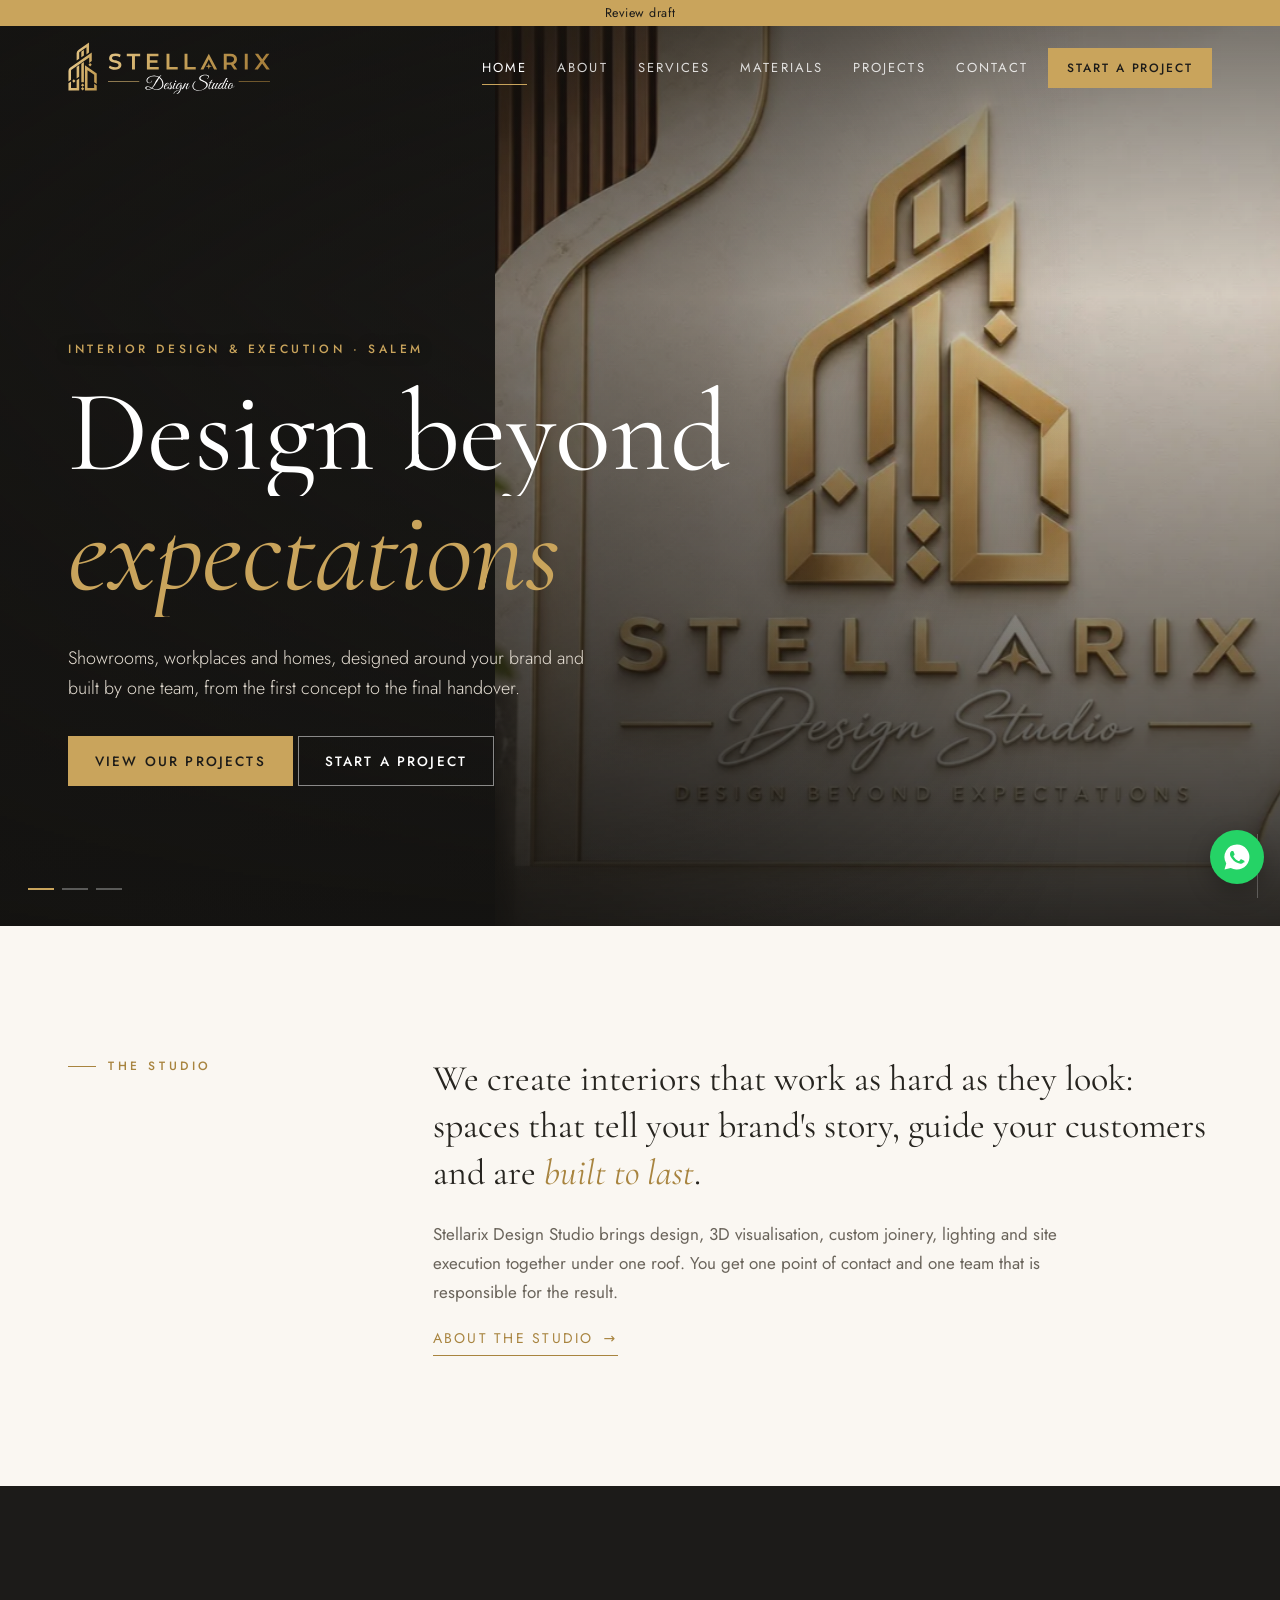
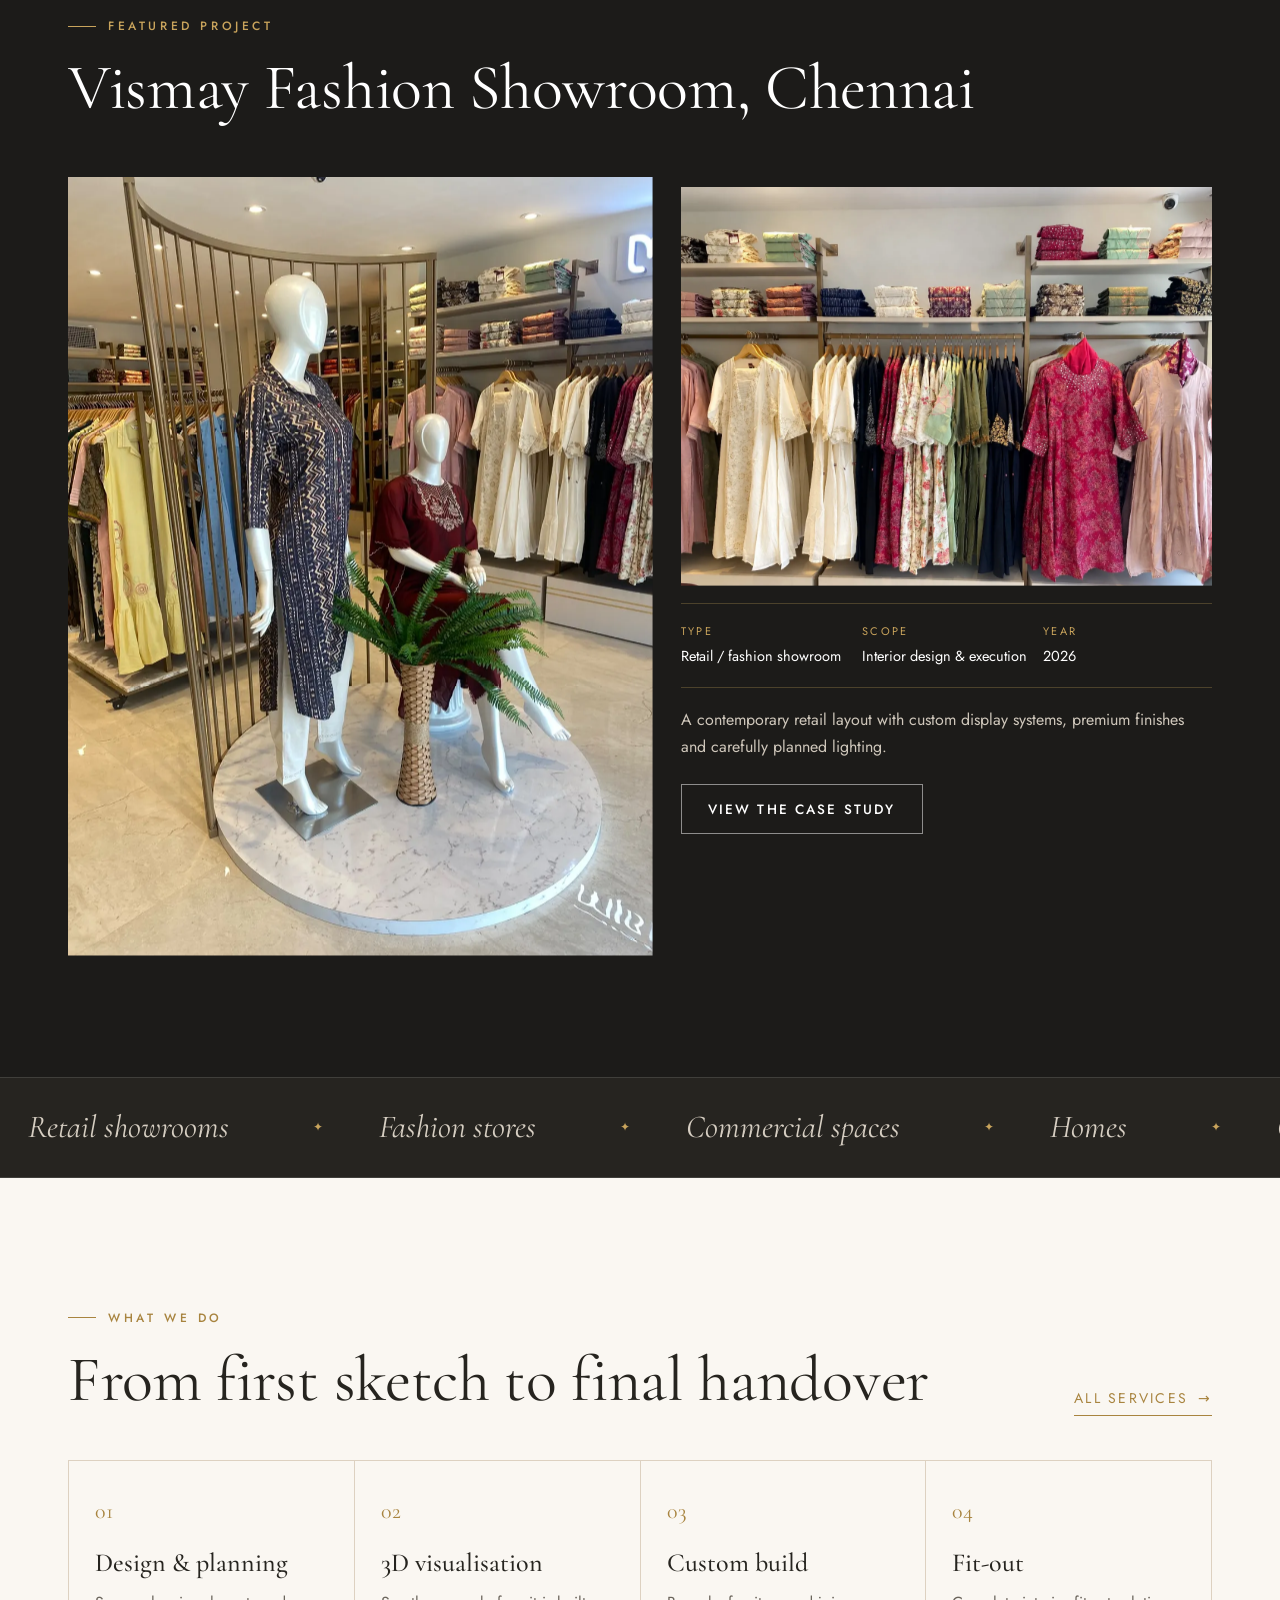
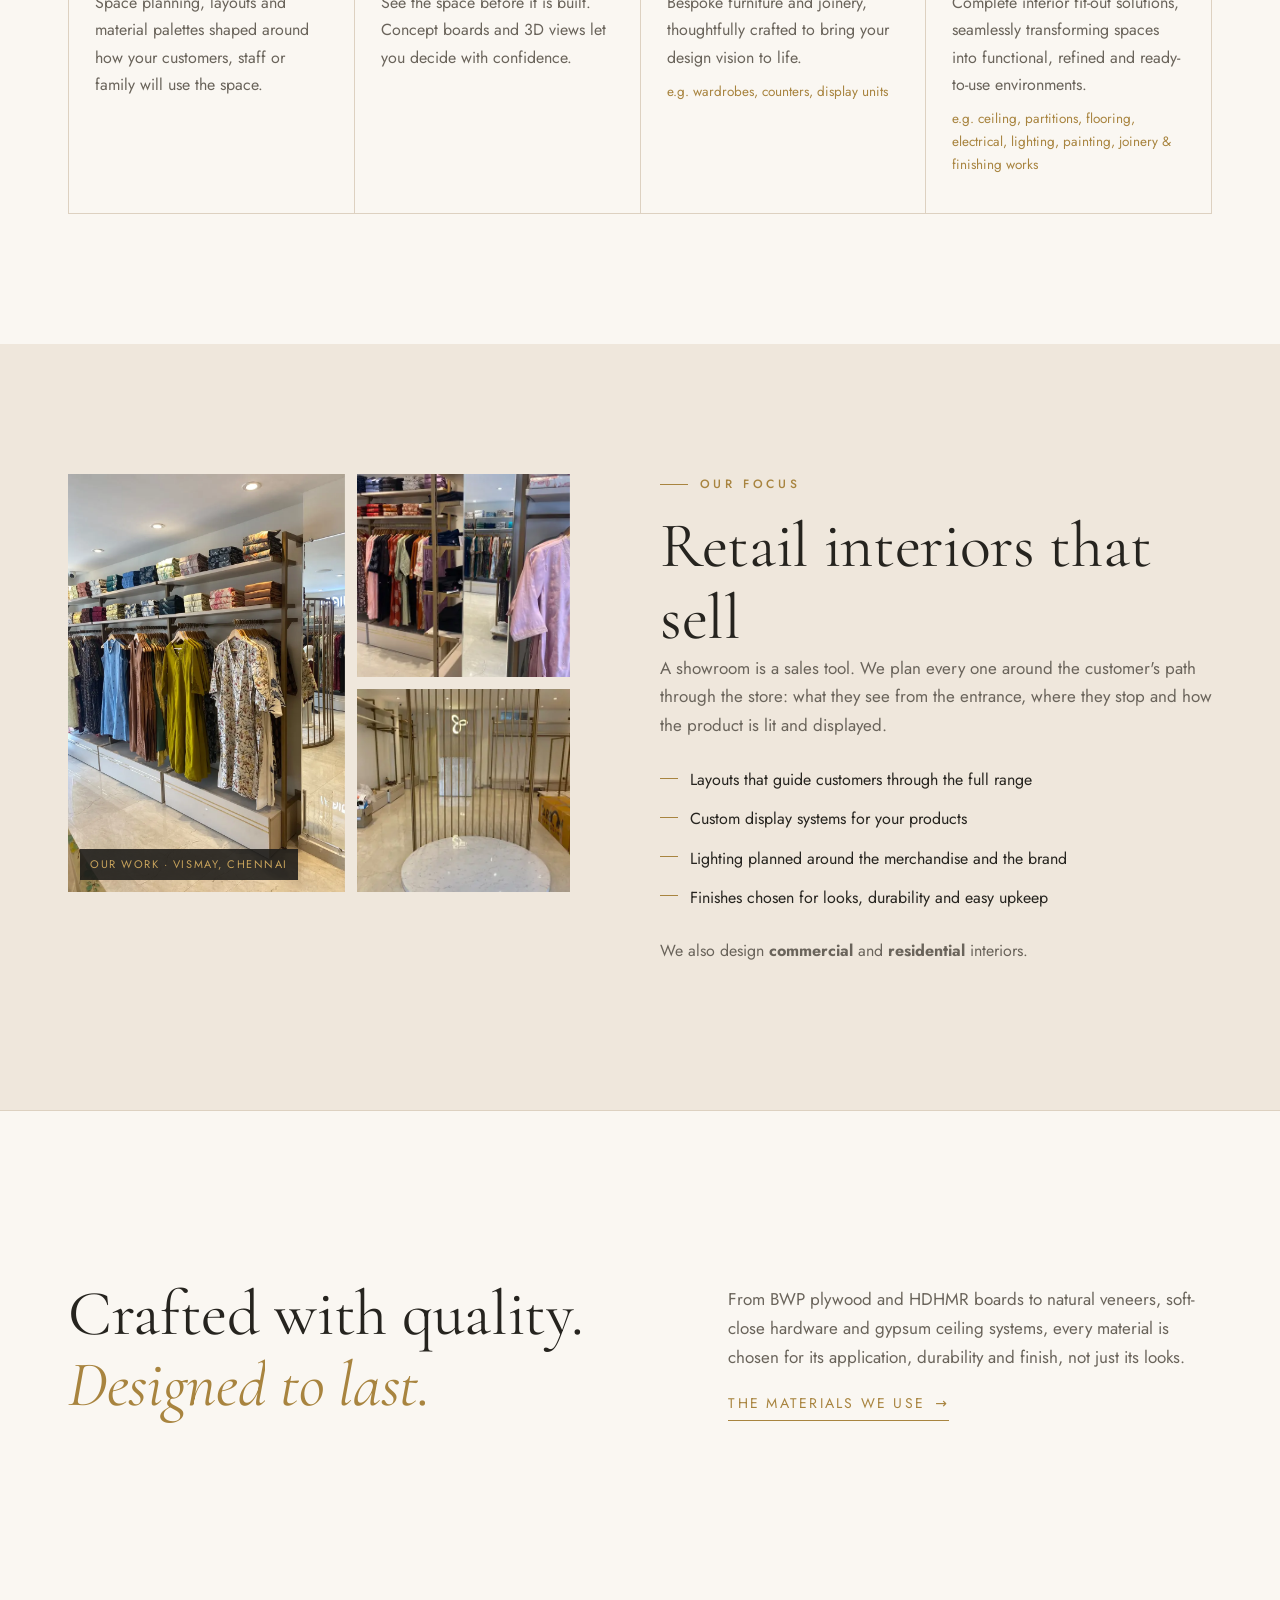
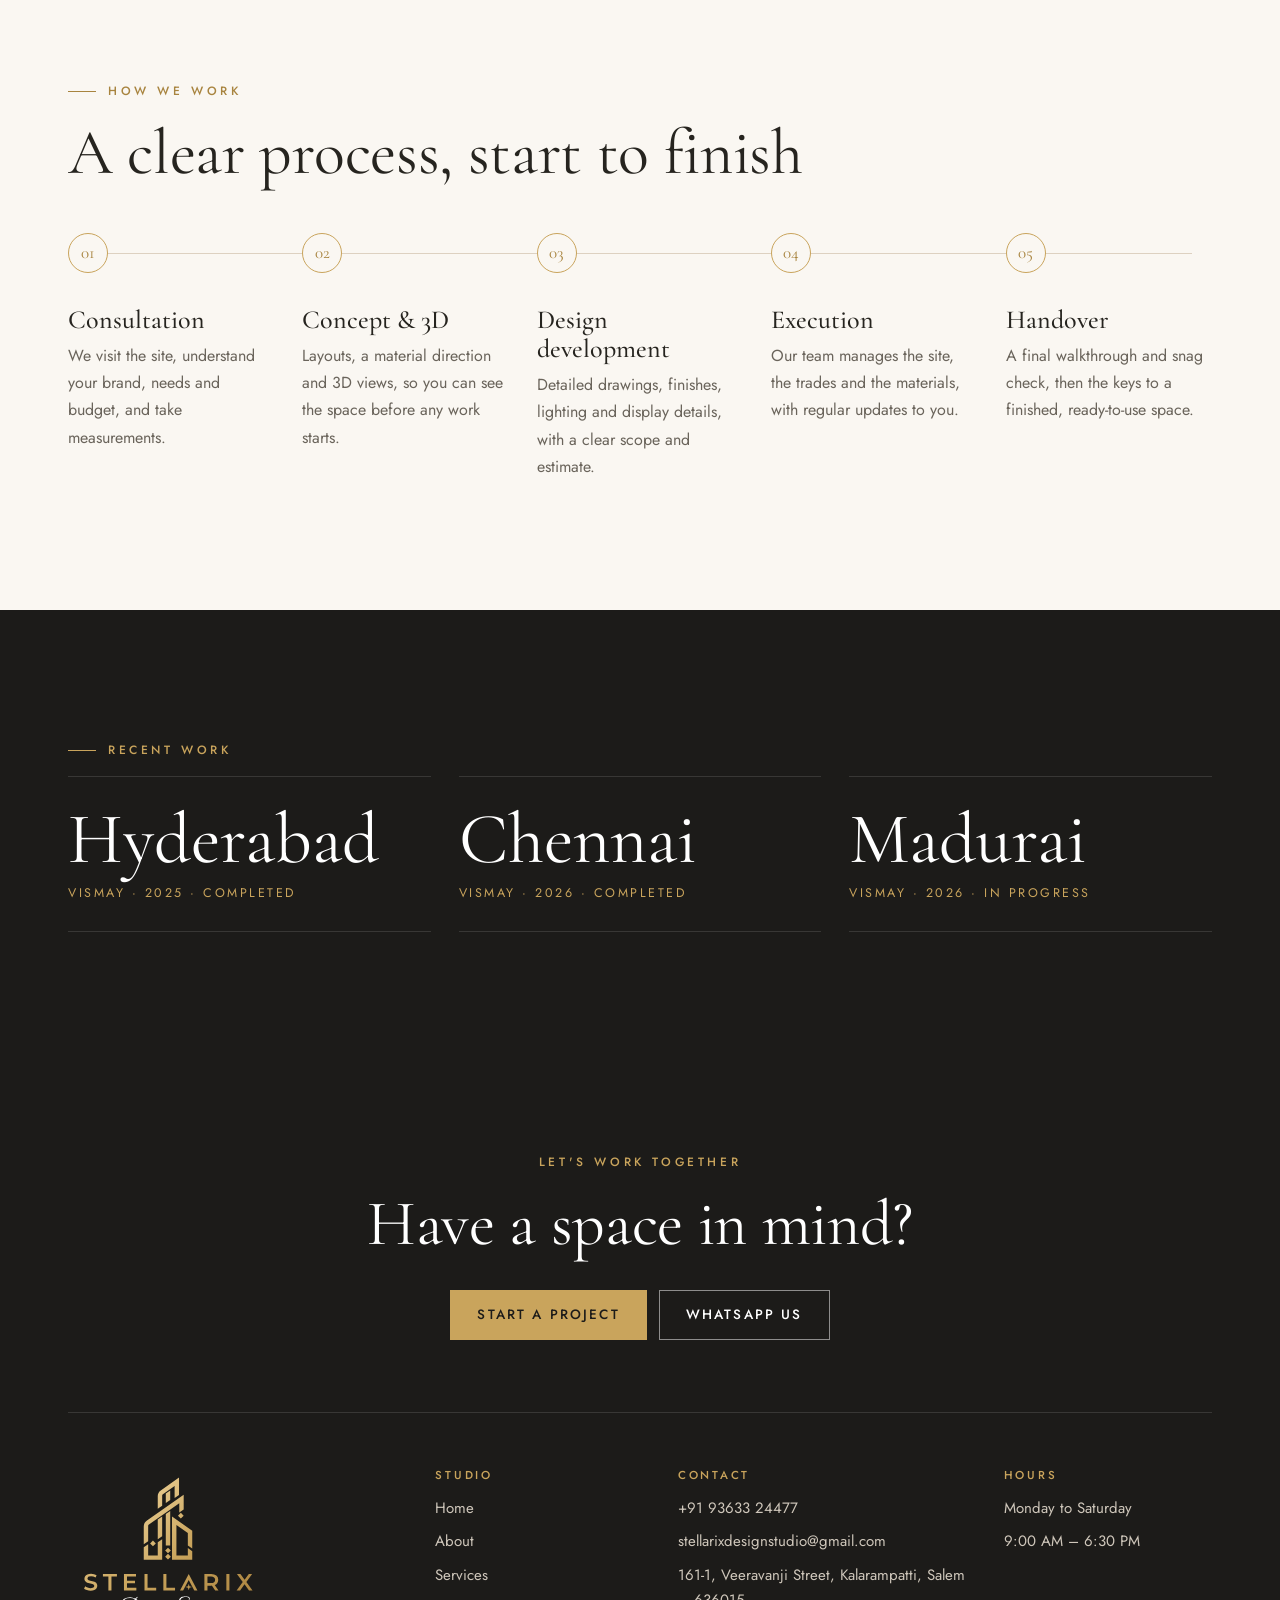
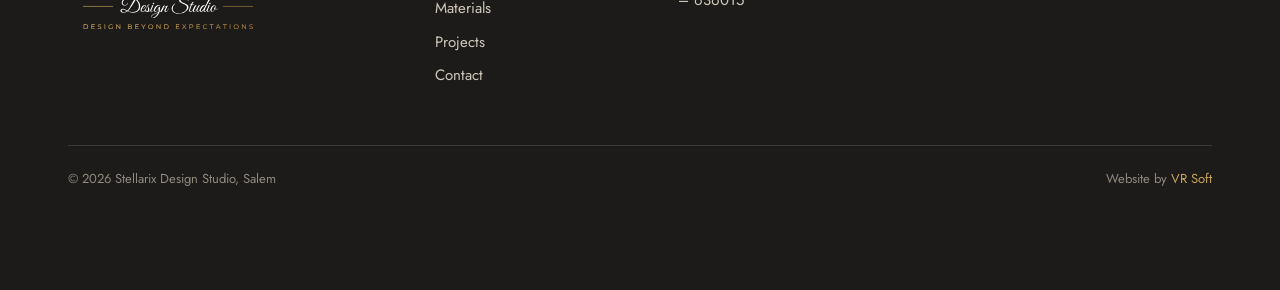
<file: index.html>
<!doctype html>
<html lang="en">
<head>
<meta charset="utf-8">
<meta name="viewport" content="width=device-width,initial-scale=1">
<title>Stellarix Design Studio | Showroom & Interior Design, Salem</title>
<meta name="description" content="Stellarix Design Studio, Salem: interior design and complete execution for retail showrooms, commercial spaces and homes, from concept and 3D visualisation to handover.">
<meta name="robots" content="noindex, nofollow">
<meta property="og:title" content="Stellarix Design Studio | Showroom & Interior Design, Salem">
<meta property="og:description" content="Stellarix Design Studio, Salem: interior design and complete execution for retail showrooms, commercial spaces and homes, from concept and 3D visualisation to handover.">
<meta property="og:image" content="assets/img/og.jpg">
<meta name="theme-color" content="#1c1b19">
<link rel="icon" type="image/svg+xml" href="assets/img/favicon.svg">
<link rel="icon" type="image/png" sizes="64x64" href="assets/img/favicon-64.png">
<link rel="apple-touch-icon" href="assets/img/apple-touch-icon.png">
<link rel="preconnect" href="https://fonts.googleapis.com">
<link rel="preconnect" href="https://fonts.gstatic.com" crossorigin>
<link rel="stylesheet" href="https://fonts.googleapis.com/css2?family=Jost:wght@300;400;500&family=Cormorant+Garamond:ital,wght@0,400;0,500;1,400;1,500&display=swap">
<link rel="stylesheet" href="assets/site.css?v=16">
<script type="application/ld+json">{"@context":"https://schema.org","@type":"HomeAndConstructionBusiness","name":"Stellarix Design Studio","slogan":"Design Beyond Expectations","telephone":"+91-9363324477","email":"stellarixdesignstudio@gmail.com","openingHours":"Mo-Sa 09:00-18:30","address":{"@type":"PostalAddress","streetAddress":"161-1, Veeravanji Street, Kalarampatti","addressLocality":"Salem","postalCode":"636015","addressRegion":"Tamil Nadu","addressCountry":"IN"},"founder":{"@type":"Person","name":"Chandrasekar Settu","jobTitle":"Founder & Design Director"}}</script>
<script>(function(d){d.classList.add('js');try{if(!sessionStorage.getItem('sx-intro')&&!matchMedia('(prefers-reduced-motion: reduce)').matches){d.classList.add('intro');sessionStorage.setItem('sx-intro','1')}}catch(e){}})(document.documentElement)</script>
</head>
<body class="pg-home has-hero">
<div class="loader" aria-hidden="true"><svg class="loader-mark" viewBox="10 6 386 648"><path pathLength="1" d="M124 252 L124 153.8 Q124 125.8 147.30 110.26 L288 11 L288 146.2 L254 170 L254 76.3 L163.82 139.62 Q158 143.5 158 150.5 L158 228.2 Z M186 133.9 L220 110.1 L220 184.8 L186 208.6 Z M16 528 L16 390.3 Q16 360.3 40.96 343.65 L324 144.7 L324 258.2 L290 282 L290 210 L55.82 374.12 Q50 378 50 385 L50 504.2 Z M124 336.2 L158 312.4 L158 464.9 L124 488.7 Z M186 292.8 L220 269 L220 538 L186 538 Z M234 312.8 L390 422 L390 561.2 L356 537.4 L356 439.7 L268 378.1 L268 614 L356 614 L356 557.4 L390 581.2 L390 648 L234 648 Z M16 551 L50 527.2 L50 614 L124 614 L124 511.7 L158 487.9 L158 648 L16 648 Z M302 284 L324 306 L302 328 L280 306 Z M87 499 L109 521 L87 543 L65 521 Z M203 554 L225 576 L203 598 L181 576 Z M203 602 L225 624 L203 646 L181 624 Z"/></svg><span class="loader-name">STELLARIX</span></div>
<div class="progress" aria-hidden="true"></div>
<a class="skip" href="#main">Skip to content</a>
<div class="draft">Review draft</div>
<header class="hdr">
  <div class="wrap hdr-in">
    <a class="brand" href="index.html" aria-label="Stellarix Design Studio, home"><img class="logo-h" src="assets/img/logo-horizontal.svg" width="828" height="212" alt="Stellarix Design Studio"></a>
    <nav class="nav" aria-label="Main"><a href="index.html" aria-current="page">Home</a><a href="about.html">About</a><a href="services.html">Services</a><a href="materials.html">Materials</a><a href="projects.html">Projects</a><a href="contact.html">Contact</a></nav>
    <a class="btn btn-gold btn-sm hdr-cta" href="contact.html">Start a project</a>
    <button class="burger" type="button" aria-label="Open menu" aria-expanded="false" aria-controls="menu"><span></span><span></span></button>
  </div>
</header>
<div class="menu" id="menu" hidden>
  <nav aria-label="Mobile"><a href="index.html" aria-current="page">Home</a><a href="about.html">About</a><a href="services.html">Services</a><a href="materials.html">Materials</a><a href="projects.html">Projects</a><a href="contact.html">Contact</a></nav>
  <div class="menu-foot"><a href="tel:+919363324477">+91 93633 24477</a><a href="https://wa.me/919363324477">WhatsApp us</a></div>
</div>
<main id="main">
<section class="hero" aria-label="Introduction">
  <div class="hero-slides" aria-hidden="true">
    <div class="slide slide-logo is-on"><img src="assets/img/logo-sign-1254.webp" srcset="assets/img/logo-sign-800.webp 800w, assets/img/logo-sign-1254.webp 1254w" sizes="(min-width:960px) 60vw, 100vw" alt="" fetchpriority="high"></div>
    <div class="slide"><img src="assets/img/projects/chennai-1.webp" alt="" loading="lazy"></div>
    <div class="slide"><img src="assets/img/projects/chennai-2.webp" alt="" loading="lazy"></div>
  </div>
  <div class="hero-shade" aria-hidden="true"></div>
  <div class="wrap hero-in">
    <p class="eyebrow rise" style="--d:.1s">Interior design &amp; execution · Salem</p>
    <h1 class="display hero-title">
      <span class="line"><span class="rise" style="--d:.25s">Design beyond</span></span>
      <span class="line"><span class="rise" style="--d:.4s"><em>expectations</em></span></span>
    </h1>
    <p class="hero-lead rise" style="--d:.6s">Showrooms, workplaces and homes, designed around your brand and built by one team, from the first concept to the final handover.</p>
    <div class="btns rise" style="--d:.75s">
      <a class="btn btn-gold" href="projects.html">View our projects</a>
      <a class="btn btn-line" href="contact.html">Start a project</a>
    </div>
  </div>
  <div class="hero-dots" aria-hidden="true"><span class="is-on"></span><span></span><span></span></div>
  <a class="scroll-cue" href="#intro" aria-label="Scroll to the next section"><span></span></a>
</section>

<section class="sec intro" id="intro">
  <div class="wrap intro-grid">
    <p class="eyebrow reveal">The studio</p>
    <div>
      <p class="statement reveal">We create interiors that work as hard as they look: spaces that tell your brand's story, guide your customers and are <em>built to last</em>.</p>
      <p class="lead-muted reveal">Stellarix Design Studio brings design, 3D visualisation, custom joinery, lighting and site execution together under one roof. You get one point of contact and one team that is responsible for the result.</p>
      <a class="link-arrow reveal" href="about.html">About the studio <span aria-hidden="true">→</span></a>
    </div>
  </div>
</section>

<section class="sec sec-dark featured">
  <div class="wrap">
    <div class="sec-head">
      <p class="eyebrow reveal">Featured project</p>
      <h2 class="display reveal">Vismay Fashion Showroom, Chennai</h2>
    </div>
    <div class="feat-grid">
      <a class="feat-main img-reveal" href="projects/vismay-chennai.html">
        <img src="assets/img/projects/chennai-1.webp" width="1050" height="1400" loading="lazy" alt="Mannequins on a round marble plinth framed by a curved brass-finish screen, Vismay Chennai">
      </a>
      <div class="feat-side">
        <div class="img-reveal" style="--d:.15s"><img src="assets/img/projects/chennai-2.webp" width="1400" height="1050" loading="lazy" alt="Feature wall with folded stock on shelves above and garment rails below"></div>
        <div class="feat-text reveal">
          <dl class="facts">
            <div><dt>Type</dt><dd>Retail / fashion showroom</dd></div>
            <div><dt>Scope</dt><dd>Interior design &amp; execution</dd></div>
            <div><dt>Year</dt><dd>2026</dd></div>
          </dl>
          <p>A contemporary retail layout with custom display systems, premium finishes and carefully planned lighting.</p>
          <a class="btn btn-line" href="projects/vismay-chennai.html">View the case study</a>
        </div>
      </div>
    </div>
  </div>
</section>

<div class="marquee" aria-hidden="true"><div class="marquee-track">
  <span>Retail showrooms</span><span>Fashion stores</span><span>Commercial spaces</span><span>Homes</span><span>Custom display units</span><span>Lighting</span><span>3D visualisation</span>
  <span>Retail showrooms</span><span>Fashion stores</span><span>Commercial spaces</span><span>Homes</span><span>Custom display units</span><span>Lighting</span><span>3D visualisation</span>
</div></div>

<section class="sec">
  <div class="wrap">
    <div class="sec-head split-head">
      <div><p class="eyebrow reveal">What we do</p><h2 class="display reveal">From first sketch to final handover</h2></div>
      <a class="link-arrow reveal" href="services.html">All services <span aria-hidden="true">→</span></a>
    </div>
    <div class="pillars">
      <article class="pillar reveal"><span class="num">01</span><h3>Design &amp; planning</h3><p>Space planning, layouts and material palettes shaped around how your customers, staff or family will use the space.</p></article>
      <article class="pillar reveal" style="--d:.1s"><span class="num">02</span><h3>3D visualisation</h3><p>See the space before it is built. Concept boards and 3D views let you decide with confidence.</p></article>
      <article class="pillar reveal" style="--d:.2s"><span class="num">03</span><h3>Custom build</h3><p>Bespoke furniture and joinery, thoughtfully crafted to bring your design vision to life.</p><p class="pillar-eg">e.g. wardrobes, counters, display units</p></article>
      <article class="pillar reveal" style="--d:.3s"><span class="num">04</span><h3>Fit-out</h3><p>Complete interior fit-out solutions, seamlessly transforming spaces into functional, refined and ready-to-use environments.</p><p class="pillar-eg">e.g. ceiling, partitions, flooring, electrical, lighting, painting, joinery &amp; finishing works</p></article>
    </div>
  </div>
</section>

<section class="sec sec-sand">
  <div class="wrap expertise">
    <div class="exp-collage">
      <div class="c-main img-reveal"><img src="assets/img/projects/chennai-3.webp" width="1050" height="1400" loading="lazy" alt="Vismay Chennai: wall shelving and hanging rails under recessed lights"></div>
      <div class="c-a img-reveal" style="--d:.15s"><img src="assets/img/projects/chennai-5-sm.webp" width="480" height="640" loading="lazy" alt="Vismay Chennai: garment rails, open shelving and a full-height mirror"></div>
      <div class="c-b img-reveal" style="--d:.3s"><img src="assets/img/projects/chennai-4-sm.webp" width="480" height="640" loading="lazy" alt="Vismay Chennai: curved brass-finish screen and marble plinth"></div>
      <span class="c-tag">Our work · Vismay, Chennai</span>
    </div>
    <div>
      <p class="eyebrow reveal">Our focus</p>
      <h2 class="display reveal">Retail interiors that sell</h2>
      <p class="lead-muted reveal">A showroom is a sales tool. We plan every one around the customer's path through the store: what they see from the entrance, where they stop and how the product is lit and displayed.</p>
      <ul class="ticks reveal">
        <li>Layouts that guide customers through the full range</li>
        <li>Custom display systems for your products</li>
        <li>Lighting planned around the merchandise and the brand</li>
        <li>Finishes chosen for looks, durability and easy upkeep</li>
      </ul>
      <p class="also reveal">We also design <b>commercial</b> and <b>residential</b> interiors.</p>
    </div>
  </div>
</section>

<section class="sec mat-teaser">
  <div class="wrap mat-teaser-in">
    <div>
      <p class="eyebrow reveal">Materials &amp; craftsmanship</p>
      <h2 class="display reveal">Crafted with quality. <em>Designed to last.</em></h2>
    </div>
    <div>
      <p class="lead-muted reveal">From BWP plywood and HDHMR boards to natural veneers, soft-close hardware and gypsum ceiling systems, every material is chosen for its application, durability and finish, not just its looks.</p>
      <a class="link-arrow reveal" href="materials.html">The materials we use <span aria-hidden="true">→</span></a>
    </div>
  </div>
</section>

<section class="sec process-sec">
  <div class="wrap">
    <div class="sec-head"><p class="eyebrow reveal">How we work</p><h2 class="display reveal">A clear process, start to finish</h2></div>
    <ol class="process" data-progress>
      <li class="reveal"><span class="step-n">01</span><h3>Consultation</h3><p>We visit the site, understand your brand, needs and budget, and take measurements.</p></li>
      <li class="reveal"><span class="step-n">02</span><h3>Concept &amp; 3D</h3><p>Layouts, a material direction and 3D views, so you can see the space before any work starts.</p></li>
      <li class="reveal"><span class="step-n">03</span><h3>Design development</h3><p>Detailed drawings, finishes, lighting and display details, with a clear scope and estimate.</p></li>
      <li class="reveal"><span class="step-n">04</span><h3>Execution</h3><p>Our team manages the site, the trades and the materials, with regular updates to you.</p></li>
      <li class="reveal"><span class="step-n">05</span><h3>Handover</h3><p>A final walkthrough and snag check, then the keys to a finished, ready-to-use space.</p></li>
    </ol>
  </div>
</section>

<section class="sec sec-dark cities">
  <div class="wrap">
    <p class="eyebrow reveal">Recent work</p>
    <div class="city-row">
      <a class="city reveal" href="projects.html#hyderabad"><span class="city-name">Hyderabad</span><span class="city-meta">Vismay · 2025 · Completed</span></a>
      <a class="city reveal" style="--d:.1s" href="projects/vismay-chennai.html"><span class="city-name">Chennai</span><span class="city-meta">Vismay · 2026 · Completed</span></a>
      <a class="city reveal" style="--d:.2s" href="projects.html#madurai"><span class="city-name">Madurai</span><span class="city-meta">Vismay · 2026 · In progress</span></a>
    </div>
  </div>
</section>

</main>
<footer class="ftr">
  <div class="wrap">
    <div class="ftr-cta reveal">
      <p class="eyebrow">Let's work together</p>
      <h2 class="display">Have a space in mind?</h2>
      <div class="btns"><a class="btn btn-gold" href="contact.html">Start a project</a><a class="btn btn-line" href="https://wa.me/919363324477">WhatsApp us</a></div>
    </div>
    <div class="ftr-grid">
      <div><img class="logo-stacked" src="assets/img/logo-stacked.svg" width="1000" height="854" alt="Stellarix Design Studio: Design Beyond Expectations"></div>
      <div><h3>Studio</h3><ul><li><a href="index.html">Home</a></li><li><a href="about.html">About</a></li><li><a href="services.html">Services</a></li><li><a href="materials.html">Materials</a></li><li><a href="projects.html">Projects</a></li><li><a href="contact.html">Contact</a></li></ul></div>
      <div><h3>Contact</h3><ul><li><a href="tel:+919363324477">+91 93633 24477</a></li><li><a href="mailto:stellarixdesignstudio@gmail.com">stellarixdesignstudio@gmail.com</a></li><li>161-1, Veeravanji Street, Kalarampatti, Salem – 636015</li></ul></div>
      <div><h3>Hours</h3><ul><li>Monday to Saturday</li><li>9:00 AM – 6:30 PM</li></ul></div>
    </div>
    <div class="ftr-base"><span>© <span data-year>2026</span> Stellarix Design Studio, Salem</span><span>Website by <a href="https://vrsoft.in">VR Soft</a></span></div>
  </div>
</footer>
<a class="fab" href="https://wa.me/919363324477" aria-label="Chat on WhatsApp"><svg viewBox="0 0 24 24" aria-hidden="true"><path d="M12 2a10 10 0 0 0-8.6 15.1L2 22l5-1.3A10 10 0 1 0 12 2zm5.3 14.1c-.2.6-1.3 1.2-1.8 1.2-.5.1-1 .2-3.3-.7-2.8-1.1-4.5-3.9-4.7-4.1-.1-.2-1.1-1.5-1.1-2.8s.7-2 1-2.3c.2-.3.5-.3.7-.3h.5c.2 0 .4 0 .6.5l.8 2c.1.2.1.4 0 .5l-.3.5-.4.4c-.1.1-.3.3-.1.6.2.3.8 1.3 1.7 2.1 1.2 1 2.1 1.3 2.4 1.5.3.1.5.1.6-.1l.9-1.1c.2-.3.4-.2.7-.1l1.9.9c.3.1.5.2.5.3.1.2.1.7-.1 1.4z"/></svg></a>
<script src="assets/site.js?v=16" defer></script>
</body>
</html>
</file>
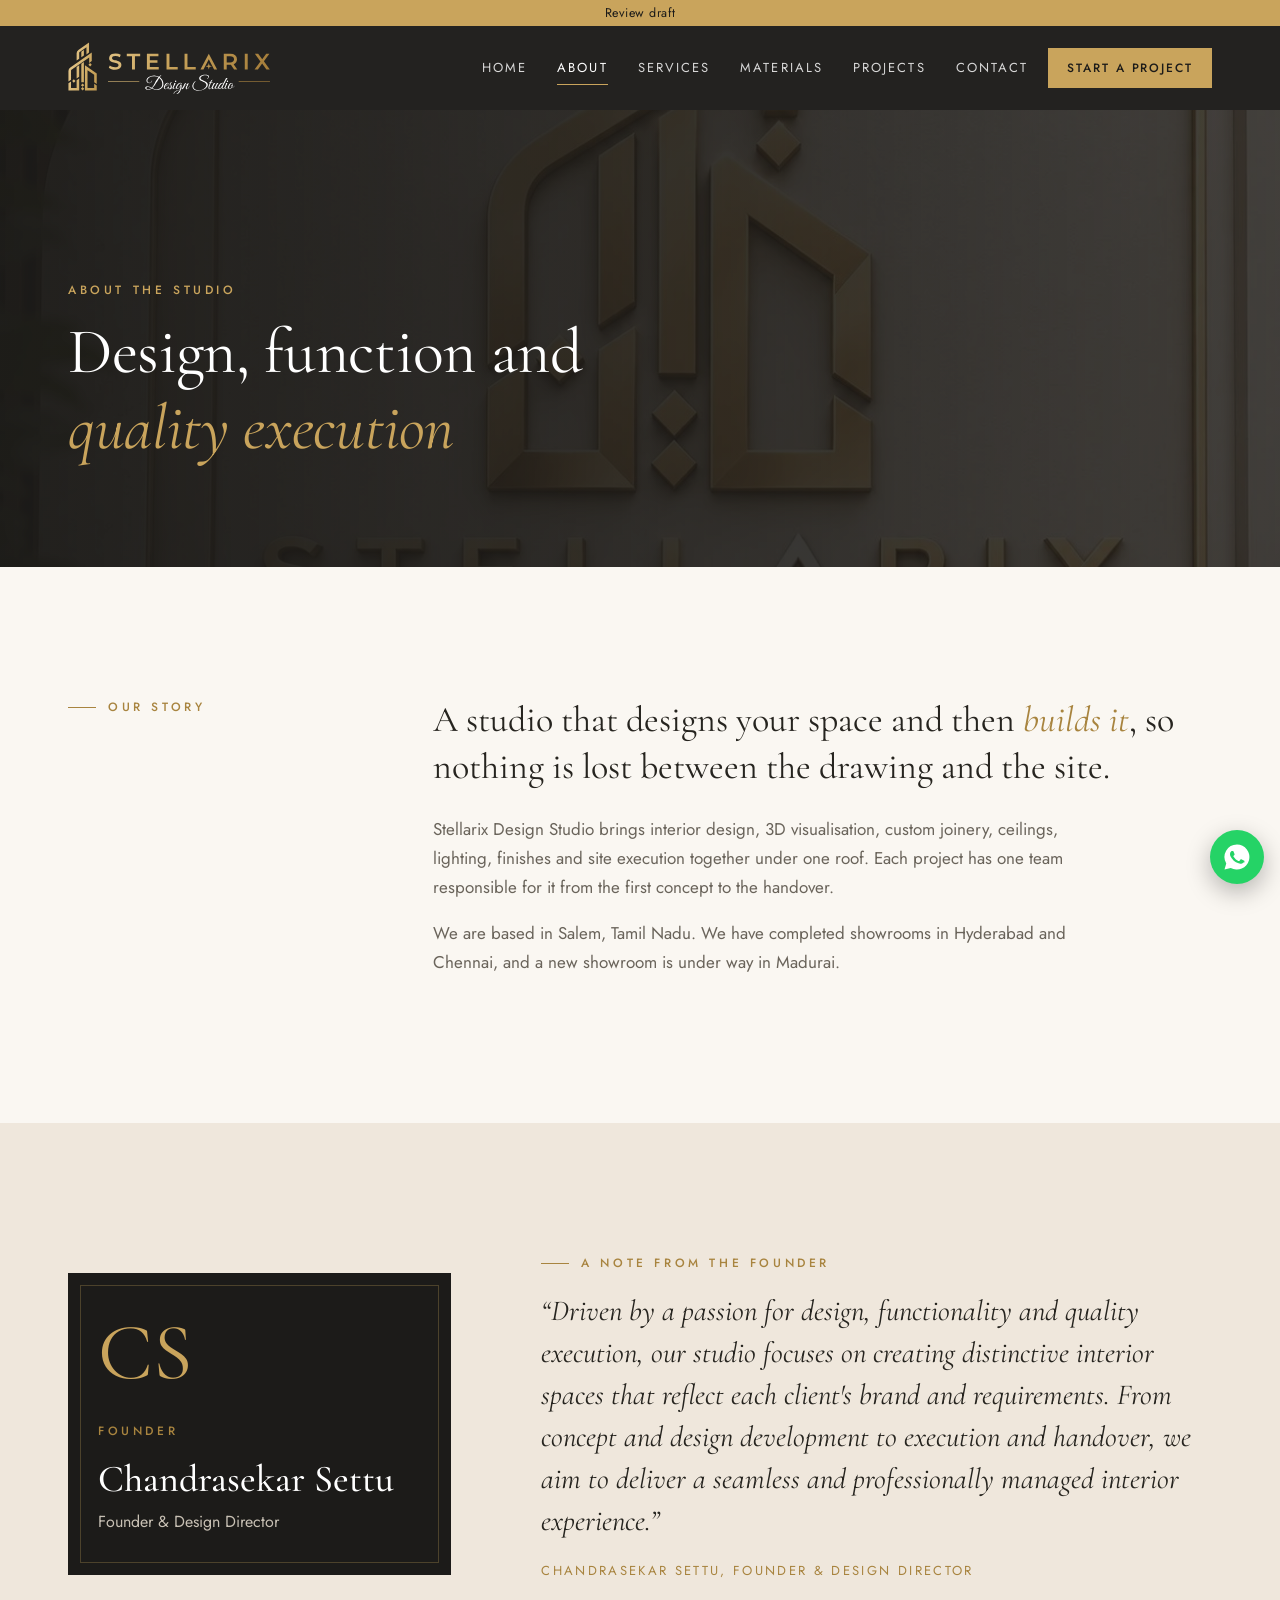
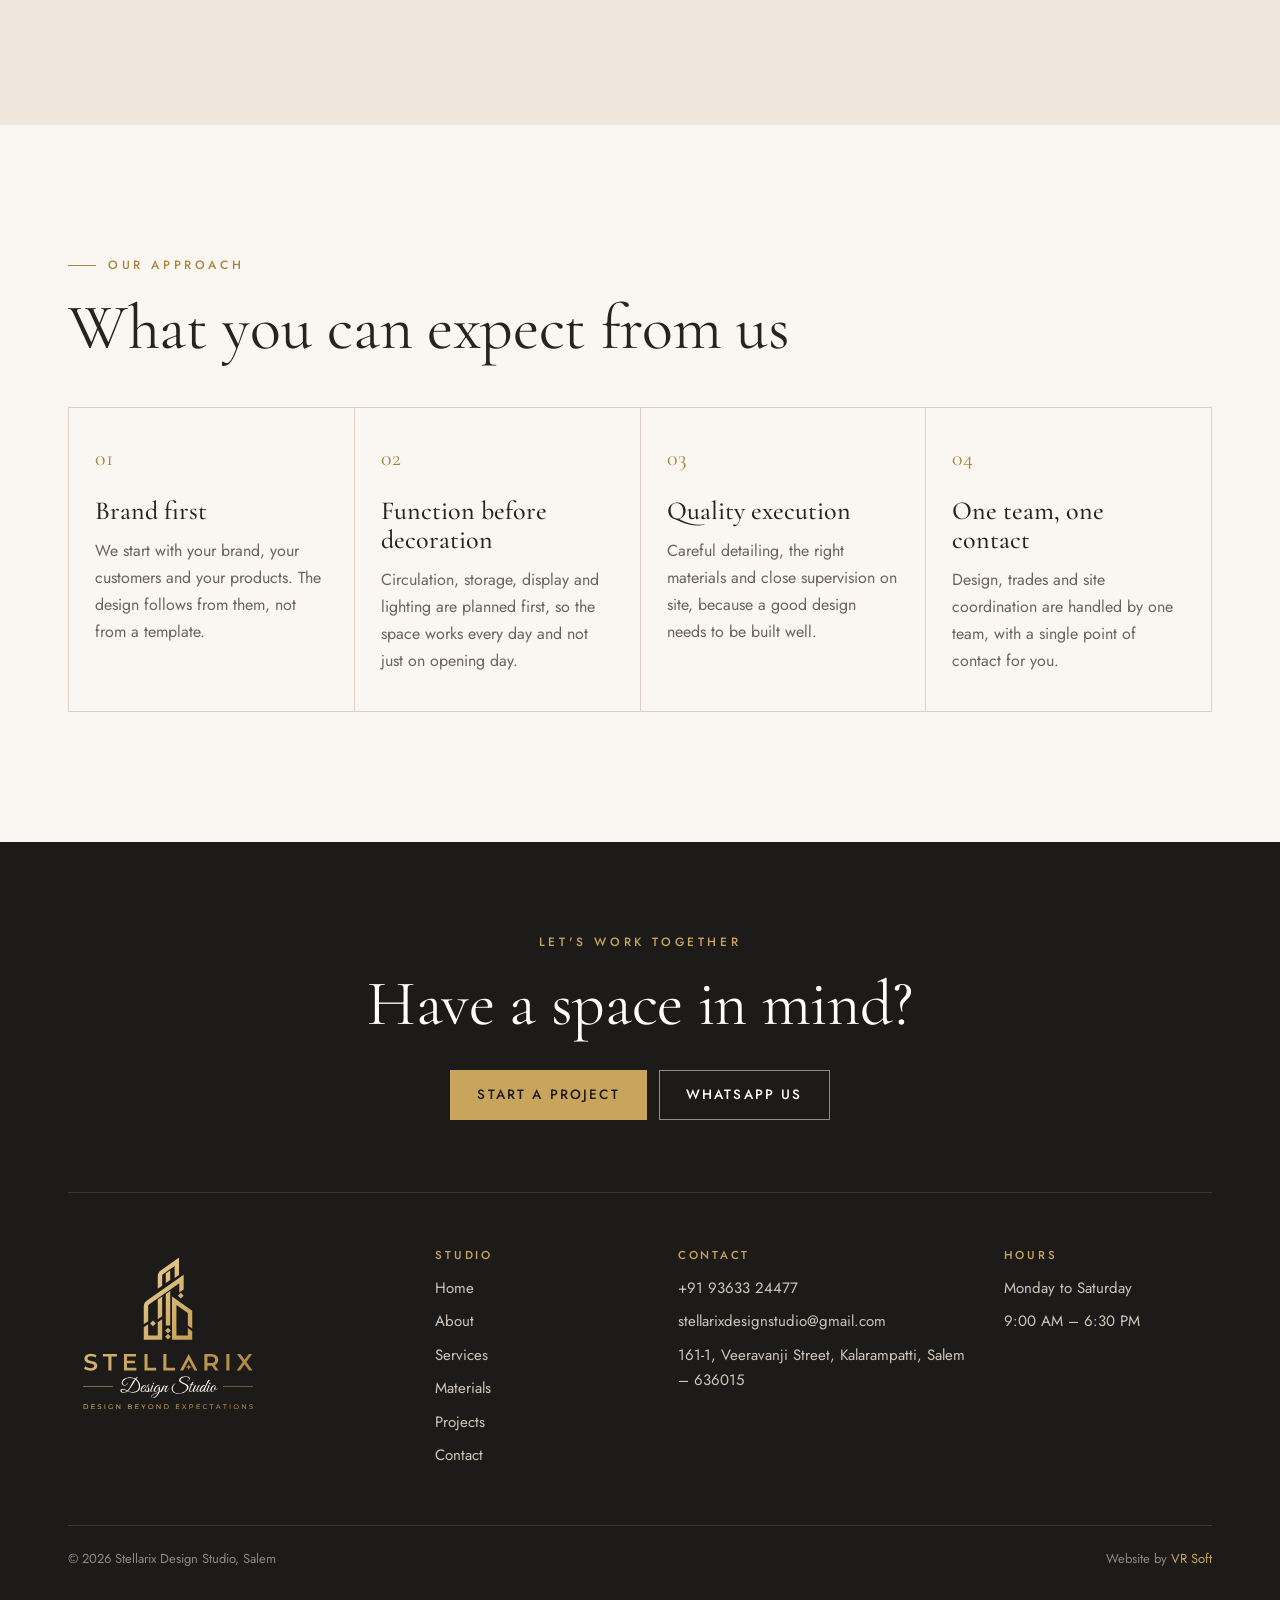
<file: about.html>
<!doctype html>
<html lang="en">
<head>
<meta charset="utf-8">
<meta name="viewport" content="width=device-width,initial-scale=1">
<title>About the studio | Stellarix Design Studio, Salem</title>
<meta name="description" content="Meet Stellarix Design Studio and founder Chandrasekar Settu. One team for design, execution and handover.">
<meta name="robots" content="noindex, nofollow">
<meta property="og:title" content="About the studio | Stellarix Design Studio, Salem">
<meta property="og:description" content="Meet Stellarix Design Studio and founder Chandrasekar Settu. One team for design, execution and handover.">
<meta property="og:image" content="assets/img/og.jpg">
<meta name="theme-color" content="#1c1b19">
<link rel="icon" type="image/svg+xml" href="assets/img/favicon.svg">
<link rel="icon" type="image/png" sizes="64x64" href="assets/img/favicon-64.png">
<link rel="apple-touch-icon" href="assets/img/apple-touch-icon.png">
<link rel="preconnect" href="https://fonts.googleapis.com">
<link rel="preconnect" href="https://fonts.gstatic.com" crossorigin>
<link rel="stylesheet" href="https://fonts.googleapis.com/css2?family=Jost:wght@300;400;500&family=Cormorant+Garamond:ital,wght@0,400;0,500;1,400;1,500&display=swap">
<link rel="stylesheet" href="assets/site.css?v=16">
<script>(function(d){d.classList.add('js');try{if(!sessionStorage.getItem('sx-intro')&&!matchMedia('(prefers-reduced-motion: reduce)').matches){d.classList.add('intro');sessionStorage.setItem('sx-intro','1')}}catch(e){}})(document.documentElement)</script>
</head>
<body class="pg-about">
<div class="loader" aria-hidden="true"><svg class="loader-mark" viewBox="10 6 386 648"><path pathLength="1" d="M124 252 L124 153.8 Q124 125.8 147.30 110.26 L288 11 L288 146.2 L254 170 L254 76.3 L163.82 139.62 Q158 143.5 158 150.5 L158 228.2 Z M186 133.9 L220 110.1 L220 184.8 L186 208.6 Z M16 528 L16 390.3 Q16 360.3 40.96 343.65 L324 144.7 L324 258.2 L290 282 L290 210 L55.82 374.12 Q50 378 50 385 L50 504.2 Z M124 336.2 L158 312.4 L158 464.9 L124 488.7 Z M186 292.8 L220 269 L220 538 L186 538 Z M234 312.8 L390 422 L390 561.2 L356 537.4 L356 439.7 L268 378.1 L268 614 L356 614 L356 557.4 L390 581.2 L390 648 L234 648 Z M16 551 L50 527.2 L50 614 L124 614 L124 511.7 L158 487.9 L158 648 L16 648 Z M302 284 L324 306 L302 328 L280 306 Z M87 499 L109 521 L87 543 L65 521 Z M203 554 L225 576 L203 598 L181 576 Z M203 602 L225 624 L203 646 L181 624 Z"/></svg><span class="loader-name">STELLARIX</span></div>
<div class="progress" aria-hidden="true"></div>
<a class="skip" href="#main">Skip to content</a>
<div class="draft">Review draft</div>
<header class="hdr">
  <div class="wrap hdr-in">
    <a class="brand" href="index.html" aria-label="Stellarix Design Studio, home"><img class="logo-h" src="assets/img/logo-horizontal.svg" width="828" height="212" alt="Stellarix Design Studio"></a>
    <nav class="nav" aria-label="Main"><a href="index.html">Home</a><a href="about.html" aria-current="page">About</a><a href="services.html">Services</a><a href="materials.html">Materials</a><a href="projects.html">Projects</a><a href="contact.html">Contact</a></nav>
    <a class="btn btn-gold btn-sm hdr-cta" href="contact.html">Start a project</a>
    <button class="burger" type="button" aria-label="Open menu" aria-expanded="false" aria-controls="menu"><span></span><span></span></button>
  </div>
</header>
<div class="menu" id="menu" hidden>
  <nav aria-label="Mobile"><a href="index.html">Home</a><a href="about.html" aria-current="page">About</a><a href="services.html">Services</a><a href="materials.html">Materials</a><a href="projects.html">Projects</a><a href="contact.html">Contact</a></nav>
  <div class="menu-foot"><a href="tel:+919363324477">+91 93633 24477</a><a href="https://wa.me/919363324477">WhatsApp us</a></div>
</div>
<main id="main">
<section class="page-head">
  <div class="page-head-img" aria-hidden="true"><img src="assets/img/logo-sign-1254.webp" alt=""></div>
  <div class="wrap">
    <p class="eyebrow rise" style="--d:.1s">About the studio</p>
    <h1 class="display"><span class="line"><span class="rise" style="--d:.2s">Design, function and</span></span><span class="line"><span class="rise" style="--d:.35s"><em>quality execution</em></span></span></h1>
  </div>
</section>

<section class="sec">
  <div class="wrap intro-grid">
    <p class="eyebrow reveal">Our story</p>
    <div>
      <p class="statement reveal">A studio that designs your space and then <em>builds it</em>, so nothing is lost between the drawing and the site.</p>
      <p class="lead-muted reveal">Stellarix Design Studio brings interior design, 3D visualisation, custom joinery, ceilings, lighting, finishes and site execution together under one roof. Each project has one team responsible for it from the first concept to the handover.</p>
      <p class="lead-muted reveal">We are based in Salem, Tamil Nadu. We have completed showrooms in Hyderabad and Chennai, and a new showroom is under way in Madurai.</p>
    </div>
  </div>
</section>

<section class="sec sec-sand">
  <div class="wrap founder-block">
    <div class="founder-card reveal">
      <div class="founder-mono" aria-hidden="true">CS</div>
      <p class="eyebrow">Founder</p>
      <h2 class="display-sm">Chandrasekar Settu</h2>
      <p class="founder-role">Founder &amp; Design Director</p>
    </div>
    <div>
      <p class="eyebrow reveal">A note from the founder</p>
      <blockquote class="quote reveal">“Driven by a passion for design, functionality and quality execution, our studio focuses on creating distinctive interior spaces that reflect each client's brand and requirements. From concept and design development to execution and handover, we aim to deliver a seamless and professionally managed interior experience.”</blockquote>
      <p class="quote-by reveal">Chandrasekar Settu, Founder &amp; Design Director</p>
    </div>
  </div>
</section>

<section class="sec">
  <div class="wrap">
    <div class="sec-head"><p class="eyebrow reveal">Our approach</p><h2 class="display reveal">What you can expect from us</h2></div>
    <div class="values">
      <article class="value reveal"><span class="num">01</span><h3>Brand first</h3><p>We start with your brand, your customers and your products. The design follows from them, not from a template.</p></article>
      <article class="value reveal" style="--d:.1s"><span class="num">02</span><h3>Function before decoration</h3><p>Circulation, storage, display and lighting are planned first, so the space works every day and not just on opening day.</p></article>
      <article class="value reveal" style="--d:.2s"><span class="num">03</span><h3>Quality execution</h3><p>Careful detailing, the right materials and close supervision on site, because a good design needs to be built well.</p></article>
      <article class="value reveal" style="--d:.3s"><span class="num">04</span><h3>One team, one contact</h3><p>Design, trades and site coordination are handled by one team, with a single point of contact for you.</p></article>
    </div>
  </div>
</section>

</main>
<footer class="ftr">
  <div class="wrap">
    <div class="ftr-cta reveal">
      <p class="eyebrow">Let's work together</p>
      <h2 class="display">Have a space in mind?</h2>
      <div class="btns"><a class="btn btn-gold" href="contact.html">Start a project</a><a class="btn btn-line" href="https://wa.me/919363324477">WhatsApp us</a></div>
    </div>
    <div class="ftr-grid">
      <div><img class="logo-stacked" src="assets/img/logo-stacked.svg" width="1000" height="854" alt="Stellarix Design Studio: Design Beyond Expectations"></div>
      <div><h3>Studio</h3><ul><li><a href="index.html">Home</a></li><li><a href="about.html">About</a></li><li><a href="services.html">Services</a></li><li><a href="materials.html">Materials</a></li><li><a href="projects.html">Projects</a></li><li><a href="contact.html">Contact</a></li></ul></div>
      <div><h3>Contact</h3><ul><li><a href="tel:+919363324477">+91 93633 24477</a></li><li><a href="mailto:stellarixdesignstudio@gmail.com">stellarixdesignstudio@gmail.com</a></li><li>161-1, Veeravanji Street, Kalarampatti, Salem – 636015</li></ul></div>
      <div><h3>Hours</h3><ul><li>Monday to Saturday</li><li>9:00 AM – 6:30 PM</li></ul></div>
    </div>
    <div class="ftr-base"><span>© <span data-year>2026</span> Stellarix Design Studio, Salem</span><span>Website by <a href="https://vrsoft.in">VR Soft</a></span></div>
  </div>
</footer>
<a class="fab" href="https://wa.me/919363324477" aria-label="Chat on WhatsApp"><svg viewBox="0 0 24 24" aria-hidden="true"><path d="M12 2a10 10 0 0 0-8.6 15.1L2 22l5-1.3A10 10 0 1 0 12 2zm5.3 14.1c-.2.6-1.3 1.2-1.8 1.2-.5.1-1 .2-3.3-.7-2.8-1.1-4.5-3.9-4.7-4.1-.1-.2-1.1-1.5-1.1-2.8s.7-2 1-2.3c.2-.3.5-.3.7-.3h.5c.2 0 .4 0 .6.5l.8 2c.1.2.1.4 0 .5l-.3.5-.4.4c-.1.1-.3.3-.1.6.2.3.8 1.3 1.7 2.1 1.2 1 2.1 1.3 2.4 1.5.3.1.5.1.6-.1l.9-1.1c.2-.3.4-.2.7-.1l1.9.9c.3.1.5.2.5.3.1.2.1.7-.1 1.4z"/></svg></a>
<script src="assets/site.js?v=16" defer></script>
</body>
</html>
</file>
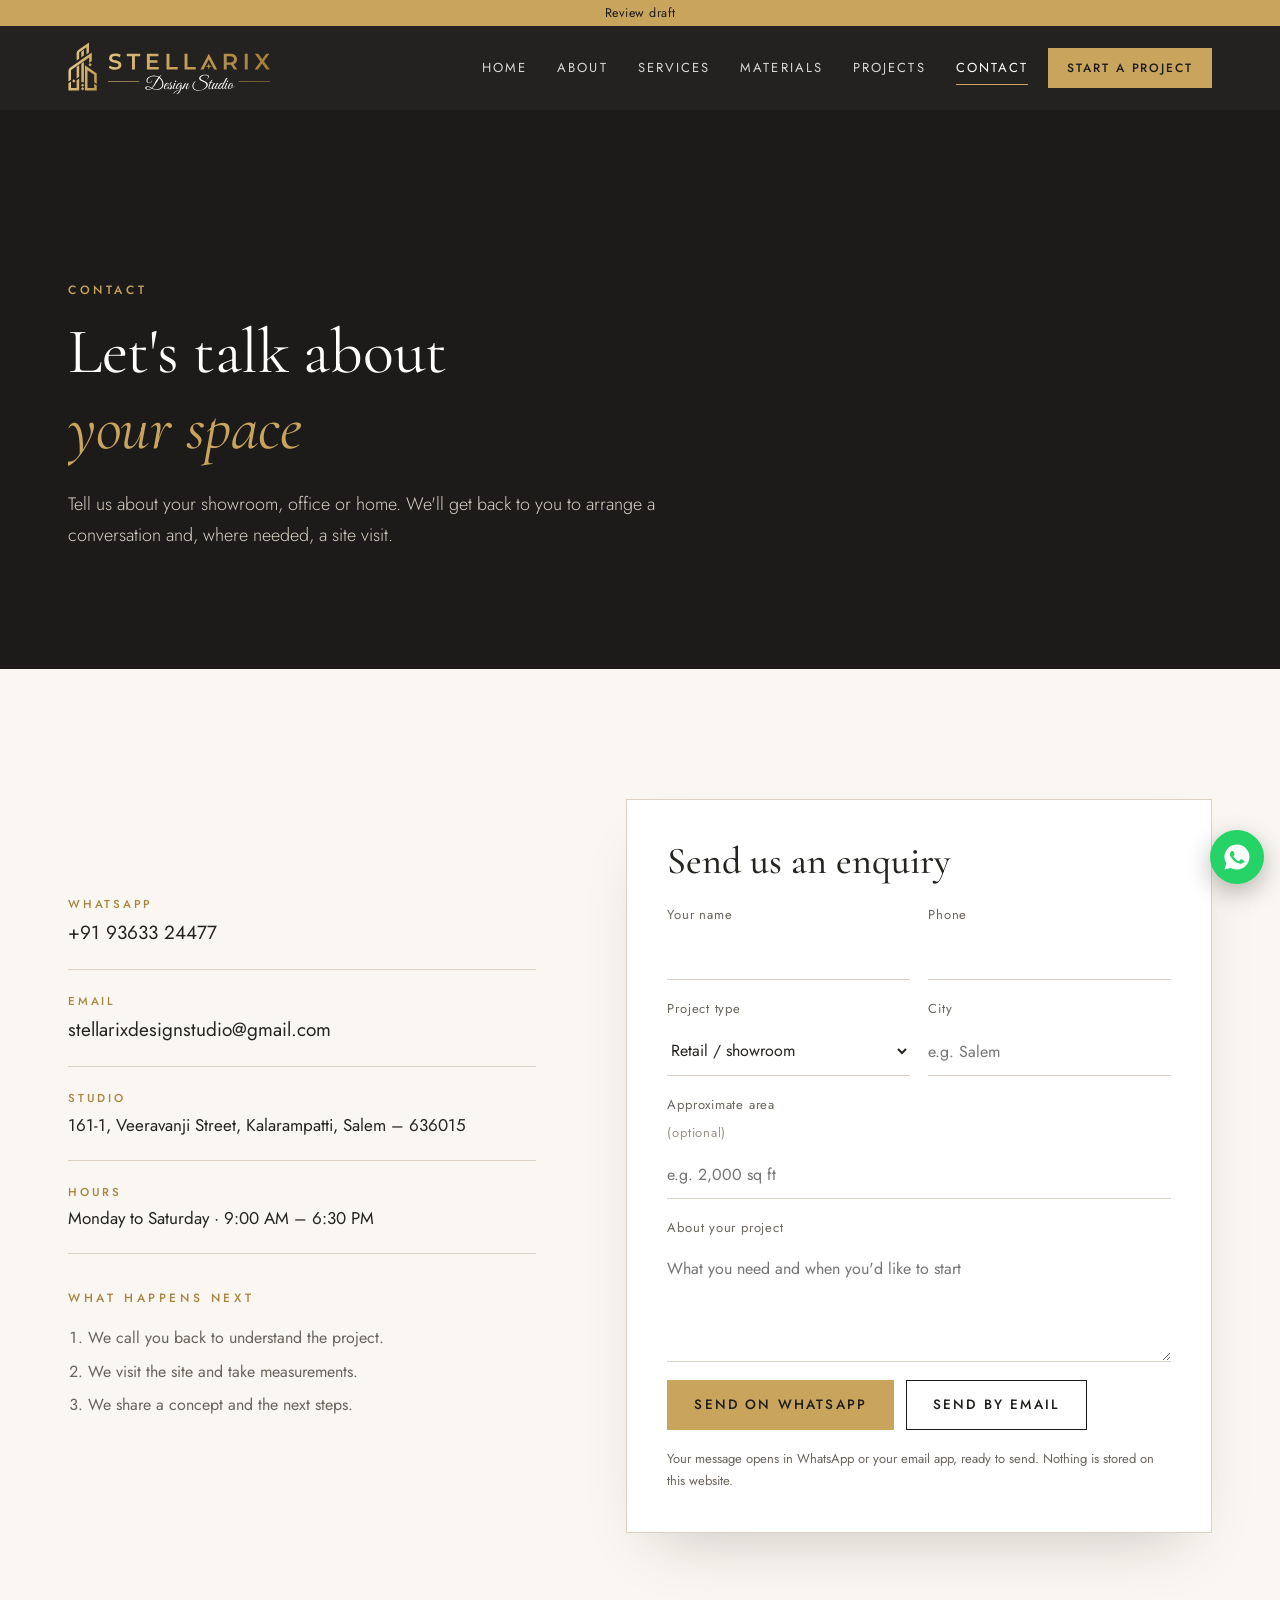
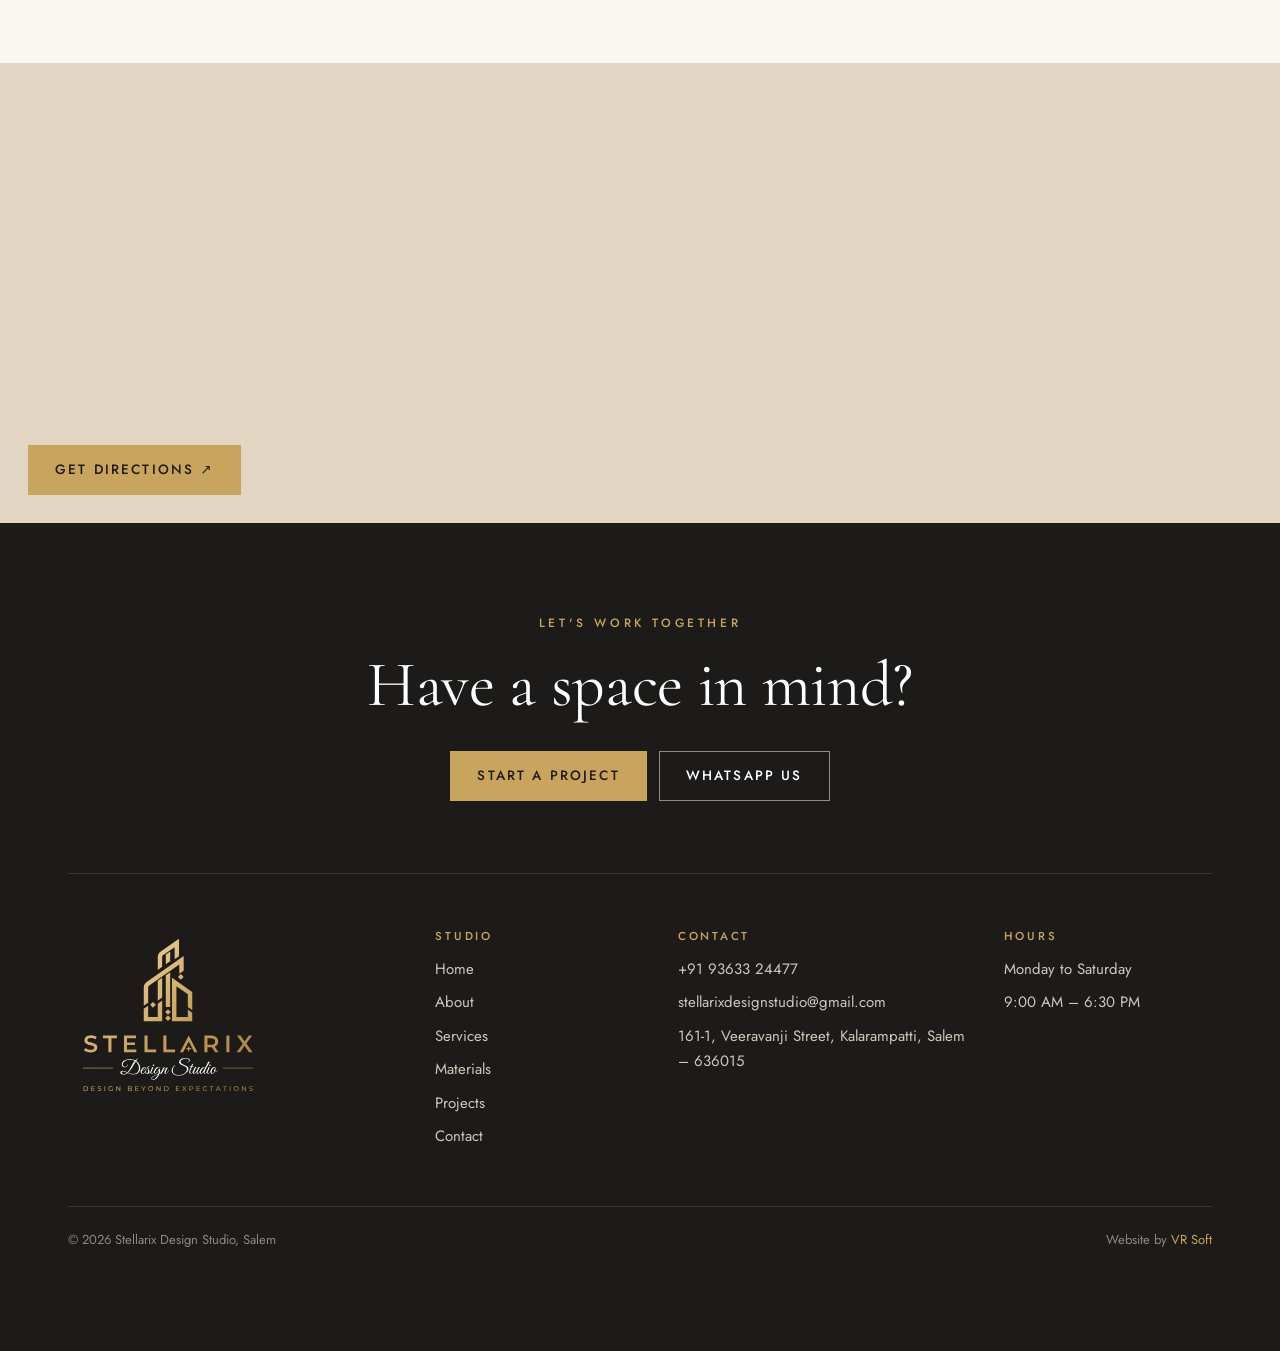
<file: contact.html>
<!doctype html>
<html lang="en">
<head>
<meta charset="utf-8">
<meta name="viewport" content="width=device-width,initial-scale=1">
<title>Contact | Stellarix Design Studio, Salem</title>
<meta name="description" content="Talk to Stellarix Design Studio about your showroom, office or home. +91 93633 24477 · stellarixdesignstudio@gmail.com · Kalarampatti, Salem.">
<meta name="robots" content="noindex, nofollow">
<meta property="og:title" content="Contact | Stellarix Design Studio, Salem">
<meta property="og:description" content="Talk to Stellarix Design Studio about your showroom, office or home. +91 93633 24477 · stellarixdesignstudio@gmail.com · Kalarampatti, Salem.">
<meta property="og:image" content="assets/img/og.jpg">
<meta name="theme-color" content="#1c1b19">
<link rel="icon" type="image/svg+xml" href="assets/img/favicon.svg">
<link rel="icon" type="image/png" sizes="64x64" href="assets/img/favicon-64.png">
<link rel="apple-touch-icon" href="assets/img/apple-touch-icon.png">
<link rel="preconnect" href="https://fonts.googleapis.com">
<link rel="preconnect" href="https://fonts.gstatic.com" crossorigin>
<link rel="stylesheet" href="https://fonts.googleapis.com/css2?family=Jost:wght@300;400;500&family=Cormorant+Garamond:ital,wght@0,400;0,500;1,400;1,500&display=swap">
<link rel="stylesheet" href="assets/site.css?v=16">
<script type="application/ld+json">{"@context":"https://schema.org","@type":"HomeAndConstructionBusiness","name":"Stellarix Design Studio","slogan":"Design Beyond Expectations","telephone":"+91-9363324477","email":"stellarixdesignstudio@gmail.com","openingHours":"Mo-Sa 09:00-18:30","address":{"@type":"PostalAddress","streetAddress":"161-1, Veeravanji Street, Kalarampatti","addressLocality":"Salem","postalCode":"636015","addressRegion":"Tamil Nadu","addressCountry":"IN"},"founder":{"@type":"Person","name":"Chandrasekar Settu","jobTitle":"Founder & Design Director"}}</script>
<script>(function(d){d.classList.add('js');try{if(!sessionStorage.getItem('sx-intro')&&!matchMedia('(prefers-reduced-motion: reduce)').matches){d.classList.add('intro');sessionStorage.setItem('sx-intro','1')}}catch(e){}})(document.documentElement)</script>
</head>
<body class="pg-contact">
<div class="loader" aria-hidden="true"><svg class="loader-mark" viewBox="10 6 386 648"><path pathLength="1" d="M124 252 L124 153.8 Q124 125.8 147.30 110.26 L288 11 L288 146.2 L254 170 L254 76.3 L163.82 139.62 Q158 143.5 158 150.5 L158 228.2 Z M186 133.9 L220 110.1 L220 184.8 L186 208.6 Z M16 528 L16 390.3 Q16 360.3 40.96 343.65 L324 144.7 L324 258.2 L290 282 L290 210 L55.82 374.12 Q50 378 50 385 L50 504.2 Z M124 336.2 L158 312.4 L158 464.9 L124 488.7 Z M186 292.8 L220 269 L220 538 L186 538 Z M234 312.8 L390 422 L390 561.2 L356 537.4 L356 439.7 L268 378.1 L268 614 L356 614 L356 557.4 L390 581.2 L390 648 L234 648 Z M16 551 L50 527.2 L50 614 L124 614 L124 511.7 L158 487.9 L158 648 L16 648 Z M302 284 L324 306 L302 328 L280 306 Z M87 499 L109 521 L87 543 L65 521 Z M203 554 L225 576 L203 598 L181 576 Z M203 602 L225 624 L203 646 L181 624 Z"/></svg><span class="loader-name">STELLARIX</span></div>
<div class="progress" aria-hidden="true"></div>
<a class="skip" href="#main">Skip to content</a>
<div class="draft">Review draft</div>
<header class="hdr">
  <div class="wrap hdr-in">
    <a class="brand" href="index.html" aria-label="Stellarix Design Studio, home"><img class="logo-h" src="assets/img/logo-horizontal.svg" width="828" height="212" alt="Stellarix Design Studio"></a>
    <nav class="nav" aria-label="Main"><a href="index.html">Home</a><a href="about.html">About</a><a href="services.html">Services</a><a href="materials.html">Materials</a><a href="projects.html">Projects</a><a href="contact.html" aria-current="page">Contact</a></nav>
    <a class="btn btn-gold btn-sm hdr-cta" href="contact.html">Start a project</a>
    <button class="burger" type="button" aria-label="Open menu" aria-expanded="false" aria-controls="menu"><span></span><span></span></button>
  </div>
</header>
<div class="menu" id="menu" hidden>
  <nav aria-label="Mobile"><a href="index.html">Home</a><a href="about.html">About</a><a href="services.html">Services</a><a href="materials.html">Materials</a><a href="projects.html">Projects</a><a href="contact.html" aria-current="page">Contact</a></nav>
  <div class="menu-foot"><a href="tel:+919363324477">+91 93633 24477</a><a href="https://wa.me/919363324477">WhatsApp us</a></div>
</div>
<main id="main">
<section class="page-head page-head-plain">
  <div class="wrap">
    <p class="eyebrow rise" style="--d:.1s">Contact</p>
    <h1 class="display"><span class="line"><span class="rise" style="--d:.2s">Let's talk about</span></span><span class="line"><span class="rise" style="--d:.35s"><em>your space</em></span></span></h1>
    <p class="page-lead rise" style="--d:.5s">Tell us about your showroom, office or home. We'll get back to you to arrange a conversation and, where needed, a site visit.</p>
  </div>
</section>

<section class="sec contact-sec">
  <div class="wrap contact">
    <div>
      <ul class="info">
        <li class="reveal"><b>Call</b><a href="tel:+919363324477">+91 93633 24477</a></li>
        <li class="reveal"><b>WhatsApp</b><a href="https://wa.me/919363324477">+91 93633 24477</a></li>
        <li class="reveal"><b>Email</b><a href="mailto:stellarixdesignstudio@gmail.com">stellarixdesignstudio@gmail.com</a></li>
        <li class="reveal"><b>Studio</b><span>161-1, Veeravanji Street, Kalarampatti, Salem – 636015</span></li>
        <li class="reveal"><b>Hours</b><span>Monday to Saturday · 9:00 AM – 6:30 PM</span></li>
      </ul>
      <div class="next-steps reveal">
        <p class="eyebrow">What happens next</p>
        <ol><li>We call you back to understand the project.</li><li>We visit the site and take measurements.</li><li>We share a concept and the next steps.</li></ol>
      </div>
    </div>
    <form class="form reveal" id="enq" novalidate>
      <h2 class="display-sm full">Send us an enquiry</h2>
      <label>Your name<input name="name" required autocomplete="name"></label>
      <label>Phone<input name="phone" required type="tel" autocomplete="tel" inputmode="tel"></label>
      <label>Project type<select name="type"><option>Retail / showroom</option><option>Commercial / office</option><option>Residential / home</option><option>Other</option></select></label>
      <label>City<input name="city" autocomplete="address-level2" placeholder="e.g. Salem"></label>
      <label class="full">Approximate area <span class="opt">(optional)</span><input name="area" placeholder="e.g. 2,000 sq ft"></label>
      <label class="full">About your project<textarea name="message" rows="4" placeholder="What you need and when you'd like to start"></textarea></label>
      <p class="err full" id="err" role="alert"></p>
      <div class="btns full"><button class="btn btn-gold" type="button" data-send="wa">Send on WhatsApp</button><button class="btn btn-line-dark" type="button" data-send="mail">Send by email</button></div>
      <p class="hint full">Your message opens in WhatsApp or your email app, ready to send. Nothing is stored on this website.</p>
    </form>
  </div>
</section>

<section class="map-sec" aria-label="Map">
  <iframe title="Map showing Stellarix Design Studio, Kalarampatti, Salem" loading="lazy" referrerpolicy="no-referrer-when-downgrade"
    src="https://maps.google.com/maps?q=161-1%2C%20Veeravanji%20Street%2C%20Kalarampatti%2C%20Salem%20636015&amp;z=15&amp;output=embed"></iframe>
  <a class="btn btn-gold map-btn" href="https://www.google.com/maps/search/?api=1&amp;query=161-1%2C+Veeravanji+Street%2C+Kalarampatti%2C+Salem+636015" target="_blank" rel="noopener">Get directions ↗</a>
</section>

</main>
<footer class="ftr">
  <div class="wrap">
    <div class="ftr-cta reveal">
      <p class="eyebrow">Let's work together</p>
      <h2 class="display">Have a space in mind?</h2>
      <div class="btns"><a class="btn btn-gold" href="contact.html">Start a project</a><a class="btn btn-line" href="https://wa.me/919363324477">WhatsApp us</a></div>
    </div>
    <div class="ftr-grid">
      <div><img class="logo-stacked" src="assets/img/logo-stacked.svg" width="1000" height="854" alt="Stellarix Design Studio: Design Beyond Expectations"></div>
      <div><h3>Studio</h3><ul><li><a href="index.html">Home</a></li><li><a href="about.html">About</a></li><li><a href="services.html">Services</a></li><li><a href="materials.html">Materials</a></li><li><a href="projects.html">Projects</a></li><li><a href="contact.html">Contact</a></li></ul></div>
      <div><h3>Contact</h3><ul><li><a href="tel:+919363324477">+91 93633 24477</a></li><li><a href="mailto:stellarixdesignstudio@gmail.com">stellarixdesignstudio@gmail.com</a></li><li>161-1, Veeravanji Street, Kalarampatti, Salem – 636015</li></ul></div>
      <div><h3>Hours</h3><ul><li>Monday to Saturday</li><li>9:00 AM – 6:30 PM</li></ul></div>
    </div>
    <div class="ftr-base"><span>© <span data-year>2026</span> Stellarix Design Studio, Salem</span><span>Website by <a href="https://vrsoft.in">VR Soft</a></span></div>
  </div>
</footer>
<a class="fab" href="https://wa.me/919363324477" aria-label="Chat on WhatsApp"><svg viewBox="0 0 24 24" aria-hidden="true"><path d="M12 2a10 10 0 0 0-8.6 15.1L2 22l5-1.3A10 10 0 1 0 12 2zm5.3 14.1c-.2.6-1.3 1.2-1.8 1.2-.5.1-1 .2-3.3-.7-2.8-1.1-4.5-3.9-4.7-4.1-.1-.2-1.1-1.5-1.1-2.8s.7-2 1-2.3c.2-.3.5-.3.7-.3h.5c.2 0 .4 0 .6.5l.8 2c.1.2.1.4 0 .5l-.3.5-.4.4c-.1.1-.3.3-.1.6.2.3.8 1.3 1.7 2.1 1.2 1 2.1 1.3 2.4 1.5.3.1.5.1.6-.1l.9-1.1c.2-.3.4-.2.7-.1l1.9.9c.3.1.5.2.5.3.1.2.1.7-.1 1.4z"/></svg></a>
<script src="assets/site.js?v=16" defer></script>
</body>
</html>
</file>
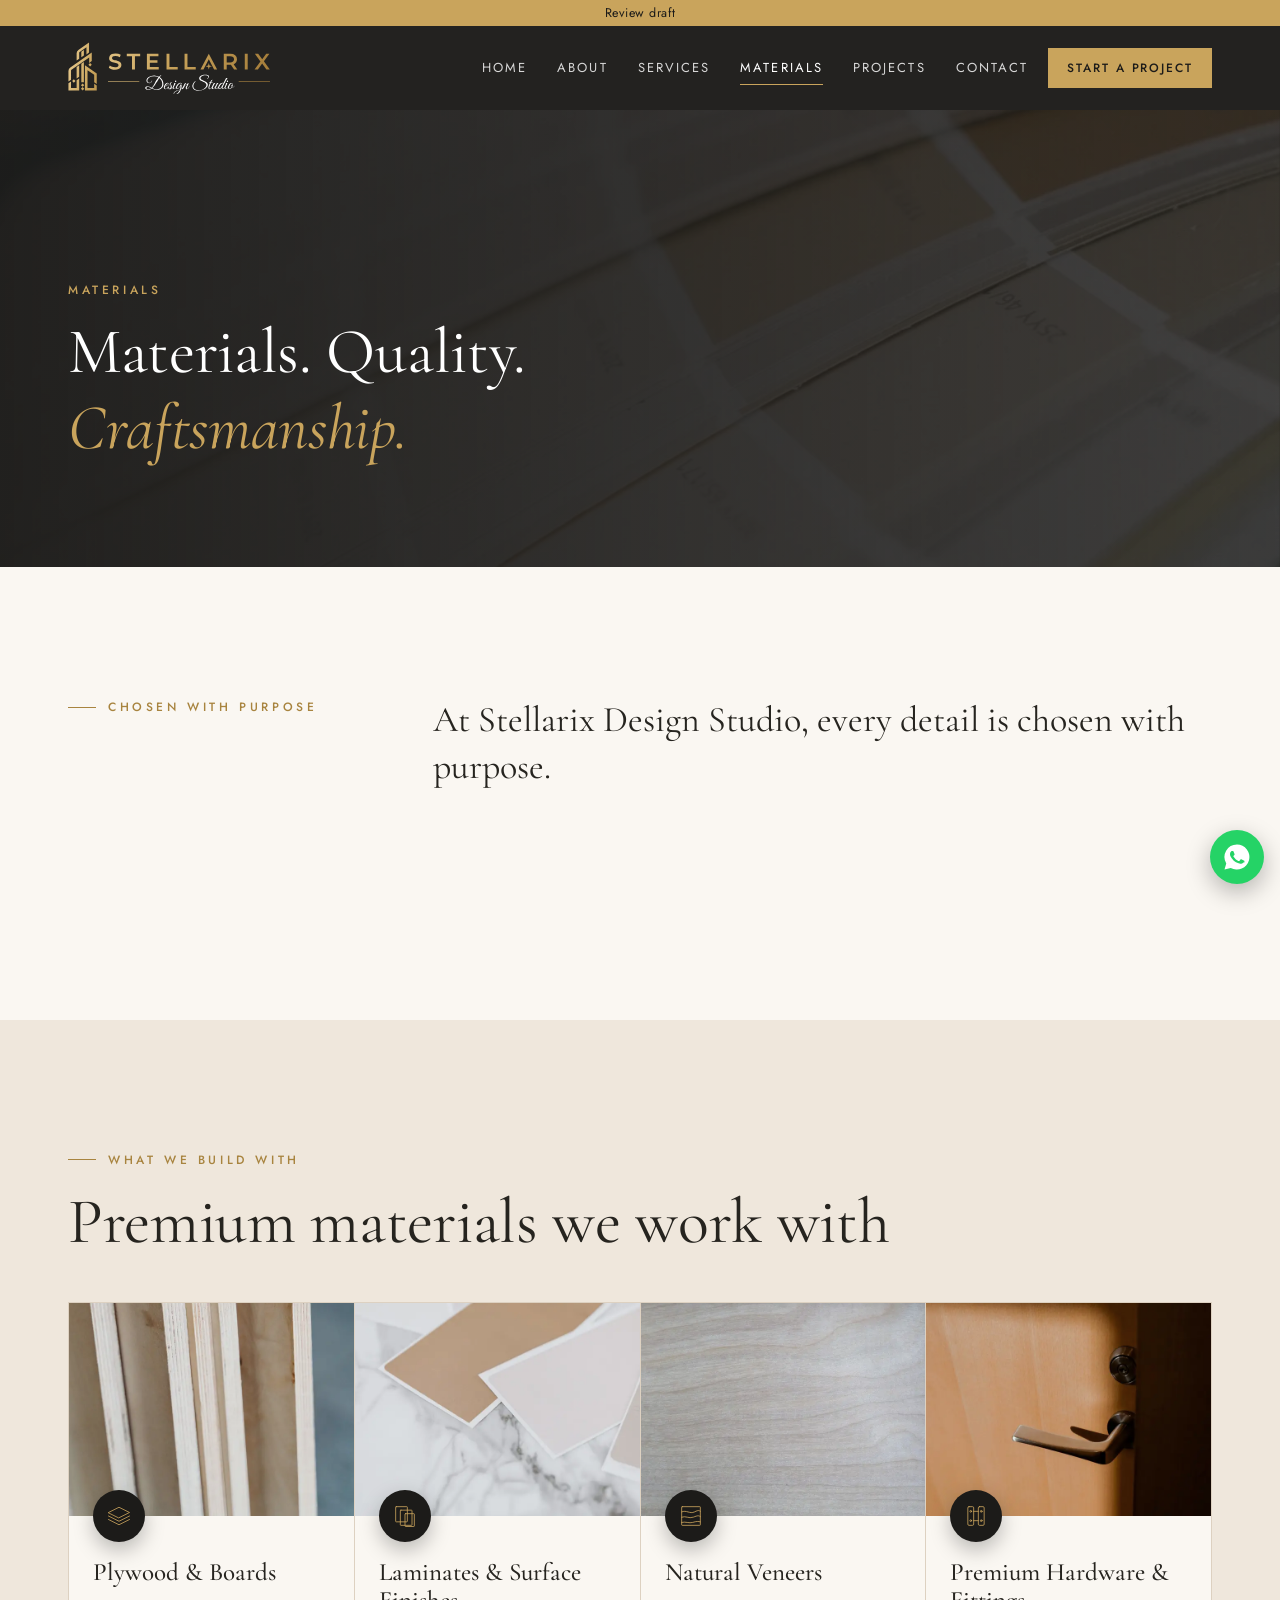
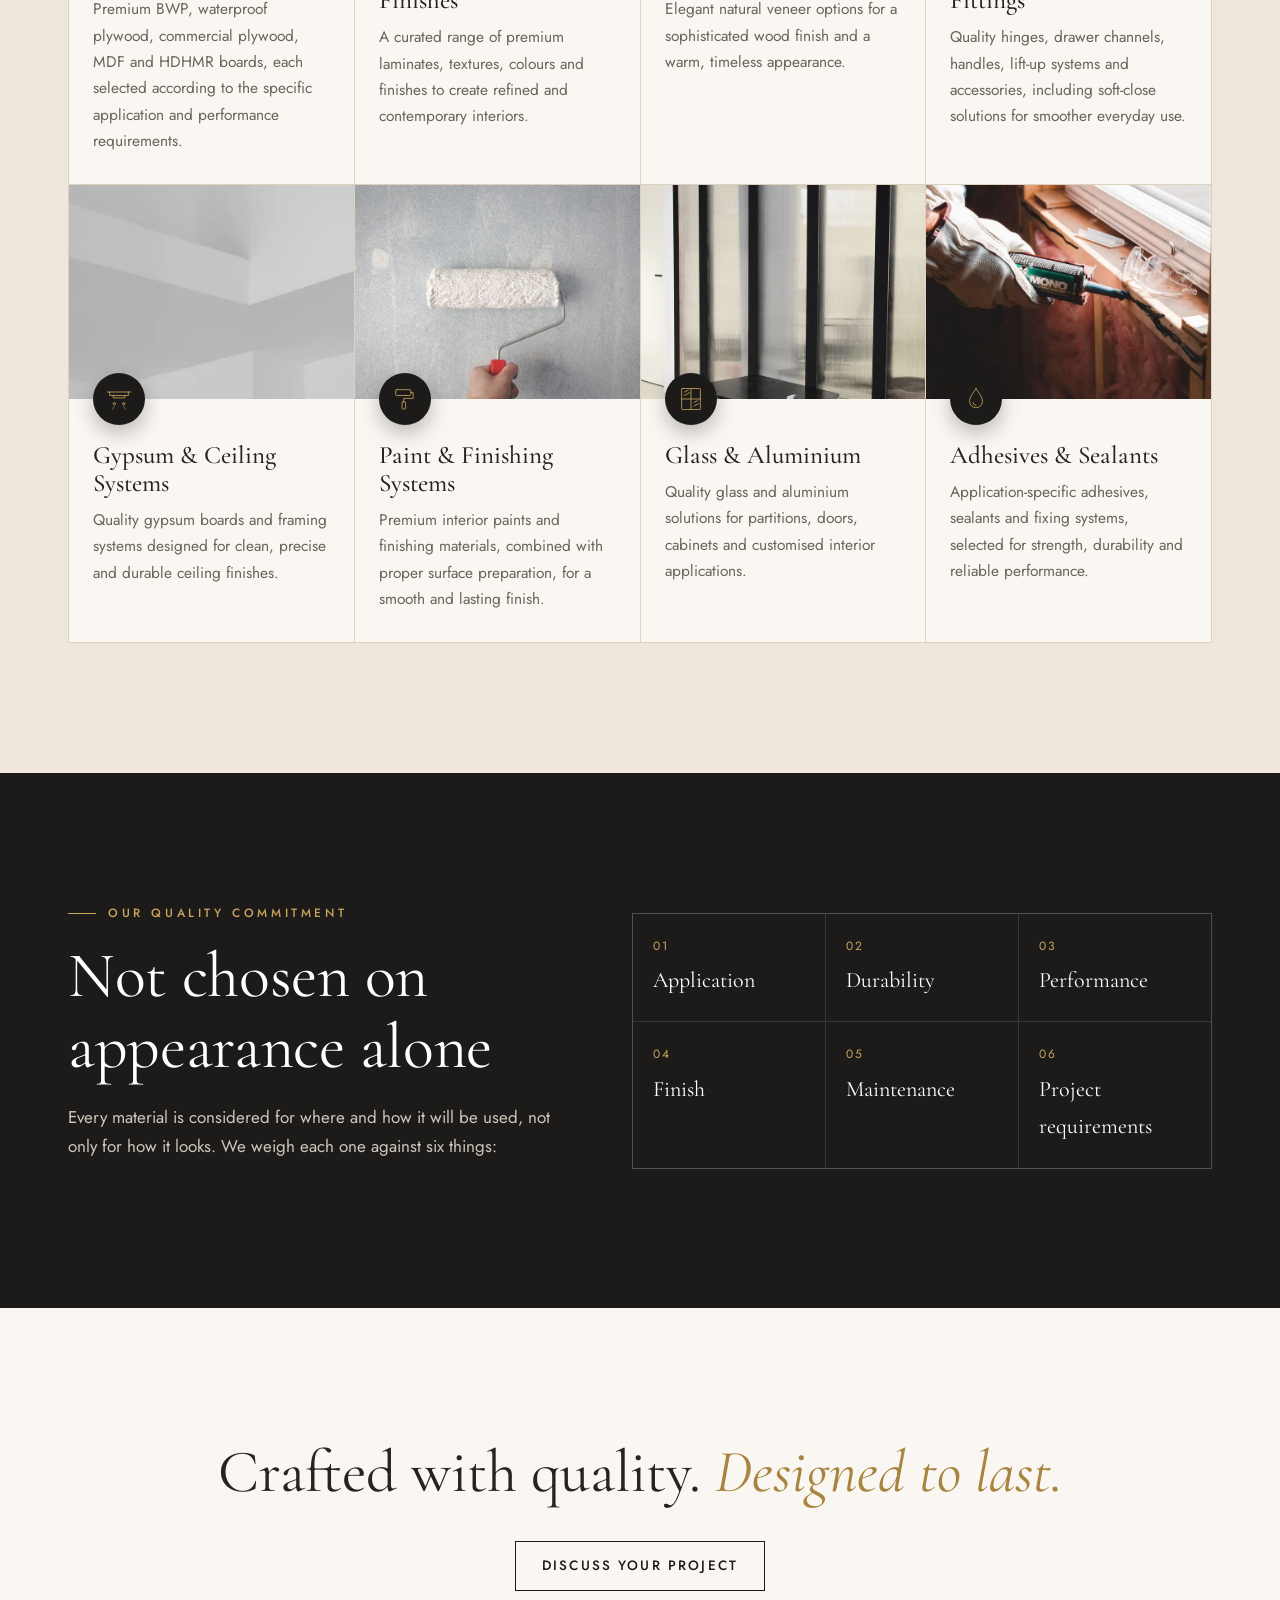
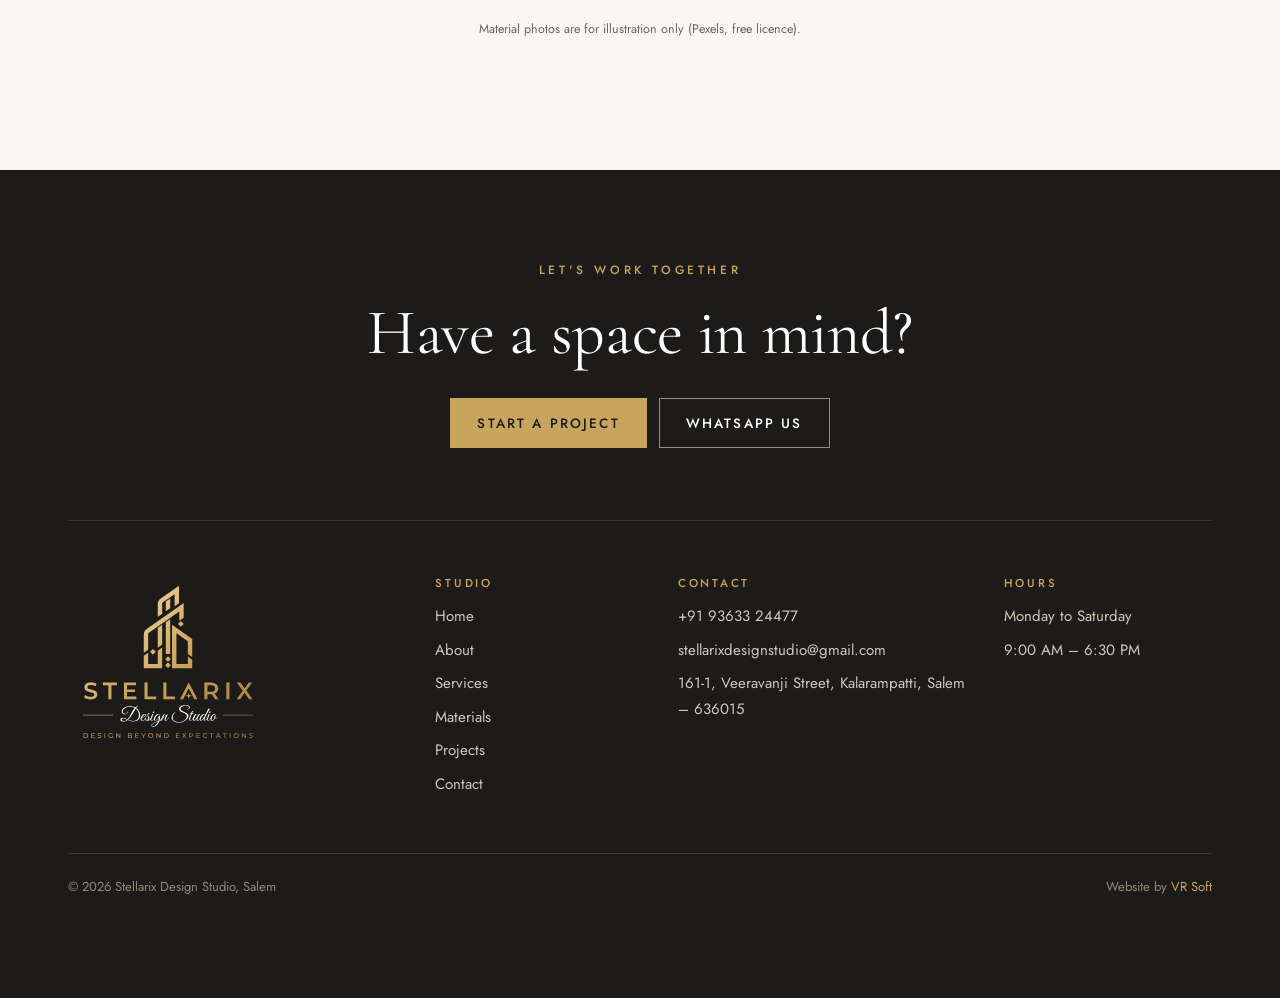
<file: materials.html>
<!doctype html>
<html lang="en">
<head>
<meta charset="utf-8">
<meta name="viewport" content="width=device-width,initial-scale=1">
<title>Materials & quality | Stellarix Design Studio</title>
<meta name="description" content="The materials we work with: BWP and waterproof plywood, MDF and HDHMR boards, laminates, natural veneers, premium hardware, gypsum ceilings, paint systems, glass and aluminium.">
<meta name="robots" content="noindex, nofollow">
<meta property="og:title" content="Materials & quality | Stellarix Design Studio">
<meta property="og:description" content="The materials we work with: BWP and waterproof plywood, MDF and HDHMR boards, laminates, natural veneers, premium hardware, gypsum ceilings, paint systems, glass and aluminium.">
<meta property="og:image" content="assets/img/og.jpg">
<meta name="theme-color" content="#1c1b19">
<link rel="icon" type="image/svg+xml" href="assets/img/favicon.svg">
<link rel="icon" type="image/png" sizes="64x64" href="assets/img/favicon-64.png">
<link rel="apple-touch-icon" href="assets/img/apple-touch-icon.png">
<link rel="preconnect" href="https://fonts.googleapis.com">
<link rel="preconnect" href="https://fonts.gstatic.com" crossorigin>
<link rel="stylesheet" href="https://fonts.googleapis.com/css2?family=Jost:wght@300;400;500&family=Cormorant+Garamond:ital,wght@0,400;0,500;1,400;1,500&display=swap">
<link rel="stylesheet" href="assets/site.css?v=16">
<script>(function(d){d.classList.add('js');try{if(!sessionStorage.getItem('sx-intro')&&!matchMedia('(prefers-reduced-motion: reduce)').matches){d.classList.add('intro');sessionStorage.setItem('sx-intro','1')}}catch(e){}})(document.documentElement)</script>
</head>
<body class="pg-materials">
<div class="loader" aria-hidden="true"><svg class="loader-mark" viewBox="10 6 386 648"><path pathLength="1" d="M124 252 L124 153.8 Q124 125.8 147.30 110.26 L288 11 L288 146.2 L254 170 L254 76.3 L163.82 139.62 Q158 143.5 158 150.5 L158 228.2 Z M186 133.9 L220 110.1 L220 184.8 L186 208.6 Z M16 528 L16 390.3 Q16 360.3 40.96 343.65 L324 144.7 L324 258.2 L290 282 L290 210 L55.82 374.12 Q50 378 50 385 L50 504.2 Z M124 336.2 L158 312.4 L158 464.9 L124 488.7 Z M186 292.8 L220 269 L220 538 L186 538 Z M234 312.8 L390 422 L390 561.2 L356 537.4 L356 439.7 L268 378.1 L268 614 L356 614 L356 557.4 L390 581.2 L390 648 L234 648 Z M16 551 L50 527.2 L50 614 L124 614 L124 511.7 L158 487.9 L158 648 L16 648 Z M302 284 L324 306 L302 328 L280 306 Z M87 499 L109 521 L87 543 L65 521 Z M203 554 L225 576 L203 598 L181 576 Z M203 602 L225 624 L203 646 L181 624 Z"/></svg><span class="loader-name">STELLARIX</span></div>
<div class="progress" aria-hidden="true"></div>
<a class="skip" href="#main">Skip to content</a>
<div class="draft">Review draft</div>
<header class="hdr">
  <div class="wrap hdr-in">
    <a class="brand" href="index.html" aria-label="Stellarix Design Studio, home"><img class="logo-h" src="assets/img/logo-horizontal.svg" width="828" height="212" alt="Stellarix Design Studio"></a>
    <nav class="nav" aria-label="Main"><a href="index.html">Home</a><a href="about.html">About</a><a href="services.html">Services</a><a href="materials.html" aria-current="page">Materials</a><a href="projects.html">Projects</a><a href="contact.html">Contact</a></nav>
    <a class="btn btn-gold btn-sm hdr-cta" href="contact.html">Start a project</a>
    <button class="burger" type="button" aria-label="Open menu" aria-expanded="false" aria-controls="menu"><span></span><span></span></button>
  </div>
</header>
<div class="menu" id="menu" hidden>
  <nav aria-label="Mobile"><a href="index.html">Home</a><a href="about.html">About</a><a href="services.html">Services</a><a href="materials.html" aria-current="page">Materials</a><a href="projects.html">Projects</a><a href="contact.html">Contact</a></nav>
  <div class="menu-foot"><a href="tel:+919363324477">+91 93633 24477</a><a href="https://wa.me/919363324477">WhatsApp us</a></div>
</div>
<main id="main">
<section class="page-head">
  <div class="page-head-img" aria-hidden="true"><img src="assets/img/materials/swatches-wide.webp" alt=""></div>
  <div class="wrap">
    <p class="eyebrow rise" style="--d:.1s">Materials</p>
    <h1 class="display"><span class="line"><span class="rise" style="--d:.2s">Materials. Quality.</span></span><span class="line"><span class="rise" style="--d:.35s"><em>Craftsmanship.</em></span></span></h1>
  </div>
</section>

<section class="sec">
  <div class="wrap intro-grid">
    <p class="eyebrow reveal">Chosen with purpose</p>
    <div>
      <p class="statement reveal">At Stellarix Design Studio, every detail is chosen with purpose.</p>
      <p class="lead-muted reveal">We use carefully selected, high-quality materials and trusted products to create interiors that combine elegance, durability, functionality and timeless design.</p>
    </div>
  </div>
</section>

<section class="sec sec-sand">
  <div class="wrap">
    <div class="sec-head"><p class="eyebrow reveal">What we build with</p><h2 class="display reveal">Premium materials we work with</h2></div>
    <div class="mats">
      <article class="mat reveal">
        <div class="mat-img"><img src="assets/img/materials/plywood.webp" width="720" height="540" loading="lazy" alt="Edges of stacked plywood sheets showing their layers"></div>
        <div class="mat-body"><span class="mat-badge"><svg class="mat-ic" viewBox="0 0 48 48" aria-hidden="true"><path d="M6 30l18 9 18-9M6 24l18 9 18-9M6 18l18-9 18 9-18 9z"/></svg></span><h3>Plywood &amp; Boards</h3><p>Premium BWP, waterproof plywood, commercial plywood, MDF and HDHMR boards, each selected according to the specific application and performance requirements.</p></div>
      </article>
      <article class="mat reveal" style="--d:.06s">
        <div class="mat-img"><img src="assets/img/materials/laminates.webp" width="720" height="540" loading="lazy" alt="Laminate and surface-finish samples on a marble top"></div>
        <div class="mat-body"><span class="mat-badge"><svg class="mat-ic" viewBox="0 0 48 48" aria-hidden="true"><rect x="8" y="8" width="20" height="26" rx="1"/><rect x="16" y="14" width="20" height="26" rx="1"/><rect x="24" y="20" width="16" height="22" rx="1"/></svg></span><h3>Laminates &amp; Surface Finishes</h3><p>A curated range of premium laminates, textures, colours and finishes to create refined and contemporary interiors.</p></div>
      </article>
      <article class="mat reveal" style="--d:.12s">
        <div class="mat-img"><img src="assets/img/materials/veneer.webp" width="720" height="540" loading="lazy" alt="Close-up of natural wood veneer grain"></div>
        <div class="mat-body"><span class="mat-badge"><svg class="mat-ic" viewBox="0 0 48 48" aria-hidden="true"><rect x="8" y="8" width="32" height="32" rx="1"/><path d="M8 17c8-4 14 4 22 0s8-2 10-1M8 26c7-3 12 3 20 0s9-3 12-1M8 35c6-2 13 2 19 0s10-2 13-1"/></svg></span><h3>Natural Veneers</h3><p>Elegant natural veneer options for a sophisticated wood finish and a warm, timeless appearance.</p></div>
      </article>
      <article class="mat reveal" style="--d:.18s">
        <div class="mat-img"><img src="assets/img/materials/hardware.webp" width="720" height="540" loading="lazy" alt="Metal lever handle on a wooden door"></div>
        <div class="mat-body"><span class="mat-badge"><svg class="mat-ic" viewBox="0 0 48 48" aria-hidden="true"><rect x="10" y="8" width="10" height="32" rx="2"/><rect x="28" y="8" width="10" height="32" rx="2"/><path d="M20 16h8M20 32h8"/><circle cx="15" cy="16" r="1.5"/><circle cx="15" cy="32" r="1.5"/><circle cx="33" cy="16" r="1.5"/><circle cx="33" cy="32" r="1.5"/></svg></span><h3>Premium Hardware &amp; Fittings</h3><p>Quality hinges, drawer channels, handles, lift-up systems and accessories, including soft-close solutions for smoother everyday use.</p></div>
      </article>
      <article class="mat reveal">
        <div class="mat-img"><img src="assets/img/materials/ceiling.webp" width="720" height="540" loading="lazy" alt="Clean white stepped ceiling edges"></div>
        <div class="mat-body"><span class="mat-badge"><svg class="mat-ic" viewBox="0 0 48 48" aria-hidden="true"><path d="M4 12h40M8 12v6h32v-6M14 18v4h20v-4"/><circle cx="16" cy="32" r="2"/><circle cx="32" cy="32" r="2"/><path d="M16 36l-3 6M32 36l3 6" opacity=".6"/></svg></span><h3>Gypsum &amp; Ceiling Systems</h3><p>Quality gypsum boards and framing systems designed for clean, precise and durable ceiling finishes.</p></div>
      </article>
      <article class="mat reveal" style="--d:.06s">
        <div class="mat-img"><img src="assets/img/materials/paint.webp" width="720" height="540" loading="lazy" alt="Paint roller applying white paint to a wall"></div>
        <div class="mat-body"><span class="mat-badge"><svg class="mat-ic" viewBox="0 0 48 48" aria-hidden="true"><rect x="8" y="8" width="26" height="10" rx="2"/><path d="M34 13h4v10H22v6"/><rect x="19" y="29" width="6" height="12" rx="1"/></svg></span><h3>Paint &amp; Finishing Systems</h3><p>Premium interior paints and finishing materials, combined with proper surface preparation, for a smooth and lasting finish.</p></div>
      </article>
      <article class="mat reveal" style="--d:.12s">
        <div class="mat-img"><img src="assets/img/materials/glass.webp" width="720" height="540" loading="lazy" alt="Framed glass partition with dark aluminium profiles"></div>
        <div class="mat-body"><span class="mat-badge"><svg class="mat-ic" viewBox="0 0 48 48" aria-hidden="true"><rect x="8" y="6" width="32" height="36" rx="1"/><path d="M24 6v36M8 24h32M13 12l6-3M13 18l9-5M29 30l6-3M29 36l8-4"/></svg></span><h3>Glass &amp; Aluminium</h3><p>Quality glass and aluminium solutions for partitions, doors, cabinets and customised interior applications.</p></div>
      </article>
      <article class="mat reveal" style="--d:.18s">
        <div class="mat-img"><img src="assets/img/materials/sealant.webp" width="720" height="540" loading="lazy" alt="Sealant being applied along a window frame"></div>
        <div class="mat-body"><span class="mat-badge"><svg class="mat-ic" viewBox="0 0 48 48" aria-hidden="true"><path d="M24 6c6 9 11 15 11 22a11 11 0 0 1-22 0c0-7 5-13 11-22z"/><path d="M19 30a5 5 0 0 0 5 5"/></svg></span><h3>Adhesives &amp; Sealants</h3><p>Application-specific adhesives, sealants and fixing systems, selected for strength, durability and reliable performance.</p></div>
      </article>
    </div>
  </div>
</section>

<section class="sec sec-dark">
  <div class="wrap commit">
    <div>
      <p class="eyebrow reveal">Our quality commitment</p>
      <h2 class="display reveal">Not chosen on appearance alone</h2>
      <p class="lead-muted reveal">Every material is considered for where and how it will be used, not only for how it looks. We weigh each one against six things:</p>
    </div>
    <ul class="criteria">
      <li class="reveal"><span>01</span>Application</li>
      <li class="reveal" style="--d:.06s"><span>02</span>Durability</li>
      <li class="reveal" style="--d:.12s"><span>03</span>Performance</li>
      <li class="reveal" style="--d:.18s"><span>04</span>Finish</li>
      <li class="reveal" style="--d:.24s"><span>05</span>Maintenance</li>
      <li class="reveal" style="--d:.3s"><span>06</span>Project requirements</li>
    </ul>
  </div>
</section>

<section class="sec sign-off">
  <div class="wrap">
    <p class="sign-line reveal">Crafted with quality. <em>Designed to last.</em></p>
    <a class="btn btn-line-dark reveal" href="contact.html">Discuss your project</a>
    <p class="photo-credit">Material photos are for illustration only (Pexels, free licence).</p>
  </div>
</section>

</main>
<footer class="ftr">
  <div class="wrap">
    <div class="ftr-cta reveal">
      <p class="eyebrow">Let's work together</p>
      <h2 class="display">Have a space in mind?</h2>
      <div class="btns"><a class="btn btn-gold" href="contact.html">Start a project</a><a class="btn btn-line" href="https://wa.me/919363324477">WhatsApp us</a></div>
    </div>
    <div class="ftr-grid">
      <div><img class="logo-stacked" src="assets/img/logo-stacked.svg" width="1000" height="854" alt="Stellarix Design Studio: Design Beyond Expectations"></div>
      <div><h3>Studio</h3><ul><li><a href="index.html">Home</a></li><li><a href="about.html">About</a></li><li><a href="services.html">Services</a></li><li><a href="materials.html">Materials</a></li><li><a href="projects.html">Projects</a></li><li><a href="contact.html">Contact</a></li></ul></div>
      <div><h3>Contact</h3><ul><li><a href="tel:+919363324477">+91 93633 24477</a></li><li><a href="mailto:stellarixdesignstudio@gmail.com">stellarixdesignstudio@gmail.com</a></li><li>161-1, Veeravanji Street, Kalarampatti, Salem – 636015</li></ul></div>
      <div><h3>Hours</h3><ul><li>Monday to Saturday</li><li>9:00 AM – 6:30 PM</li></ul></div>
    </div>
    <div class="ftr-base"><span>© <span data-year>2026</span> Stellarix Design Studio, Salem</span><span>Website by <a href="https://vrsoft.in">VR Soft</a></span></div>
  </div>
</footer>
<a class="fab" href="https://wa.me/919363324477" aria-label="Chat on WhatsApp"><svg viewBox="0 0 24 24" aria-hidden="true"><path d="M12 2a10 10 0 0 0-8.6 15.1L2 22l5-1.3A10 10 0 1 0 12 2zm5.3 14.1c-.2.6-1.3 1.2-1.8 1.2-.5.1-1 .2-3.3-.7-2.8-1.1-4.5-3.9-4.7-4.1-.1-.2-1.1-1.5-1.1-2.8s.7-2 1-2.3c.2-.3.5-.3.7-.3h.5c.2 0 .4 0 .6.5l.8 2c.1.2.1.4 0 .5l-.3.5-.4.4c-.1.1-.3.3-.1.6.2.3.8 1.3 1.7 2.1 1.2 1 2.1 1.3 2.4 1.5.3.1.5.1.6-.1l.9-1.1c.2-.3.4-.2.7-.1l1.9.9c.3.1.5.2.5.3.1.2.1.7-.1 1.4z"/></svg></a>
<script src="assets/site.js?v=16" defer></script>
</body>
</html>
</file>
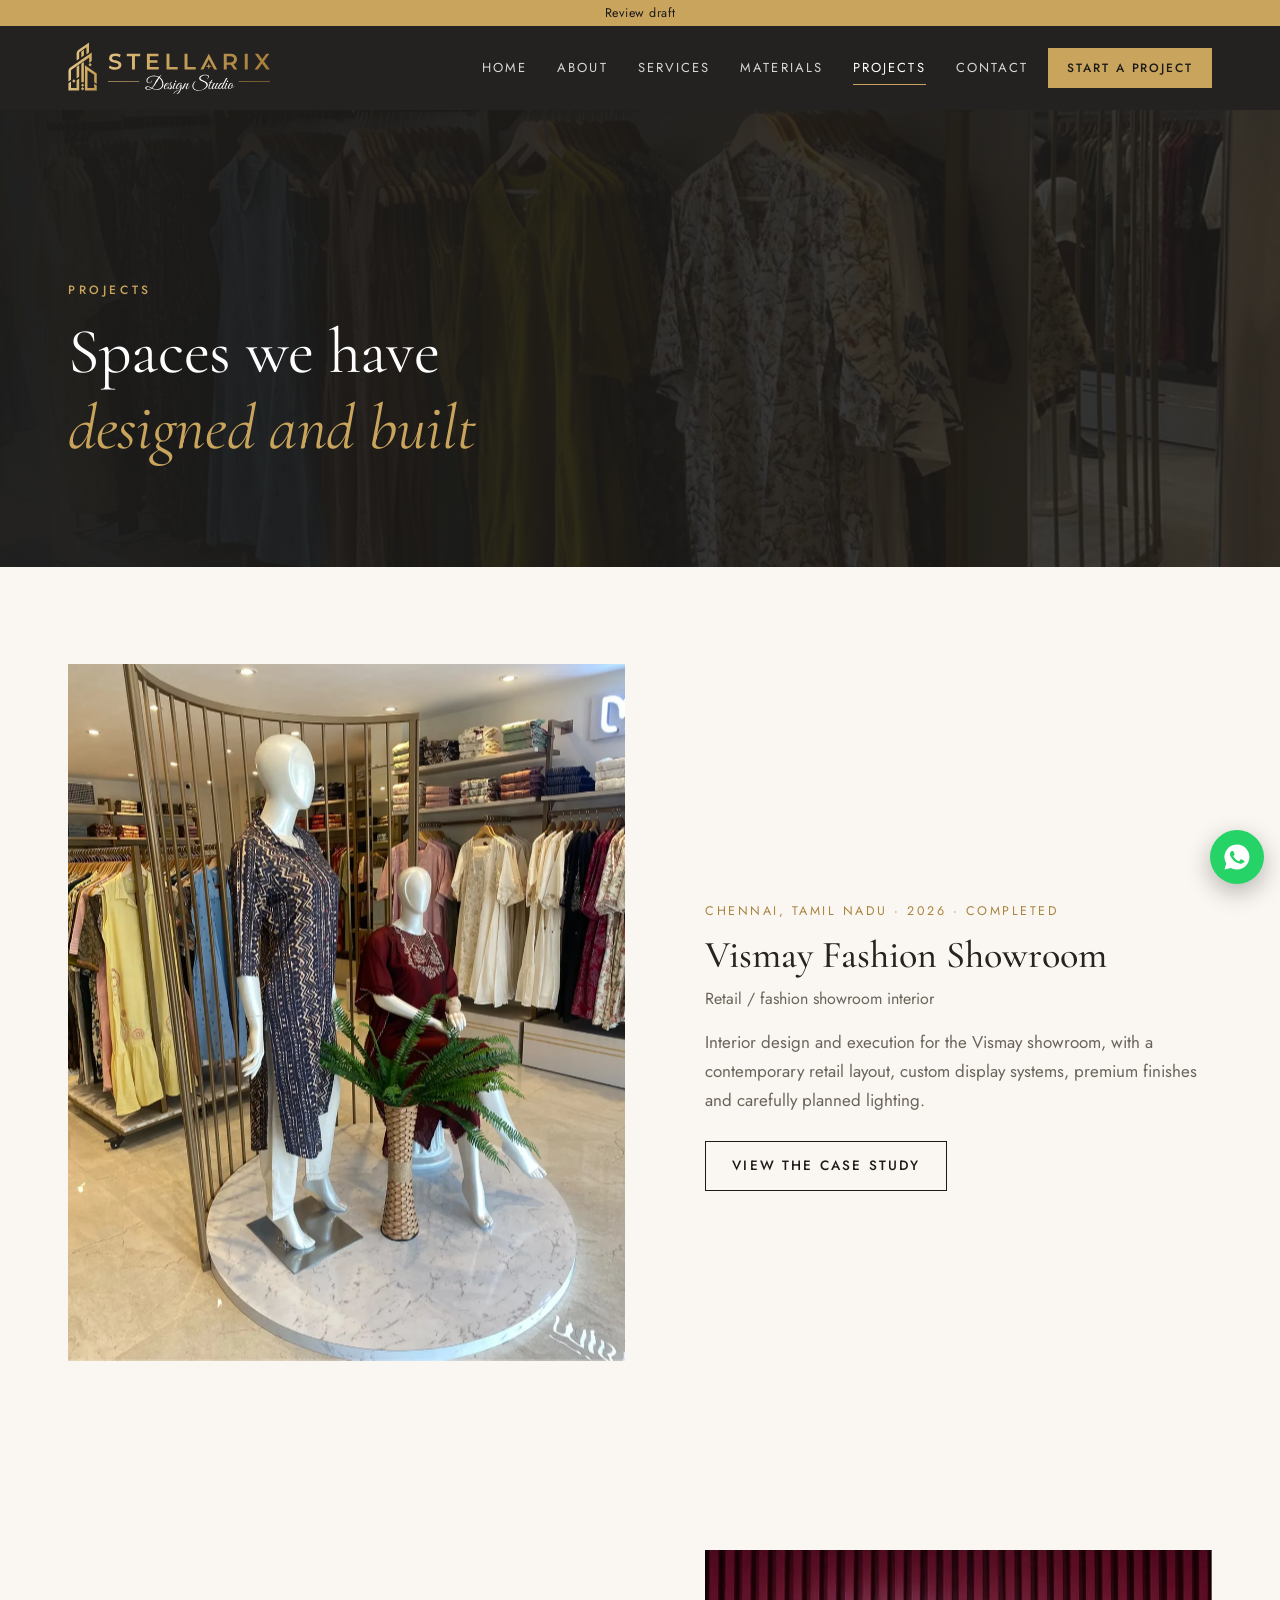
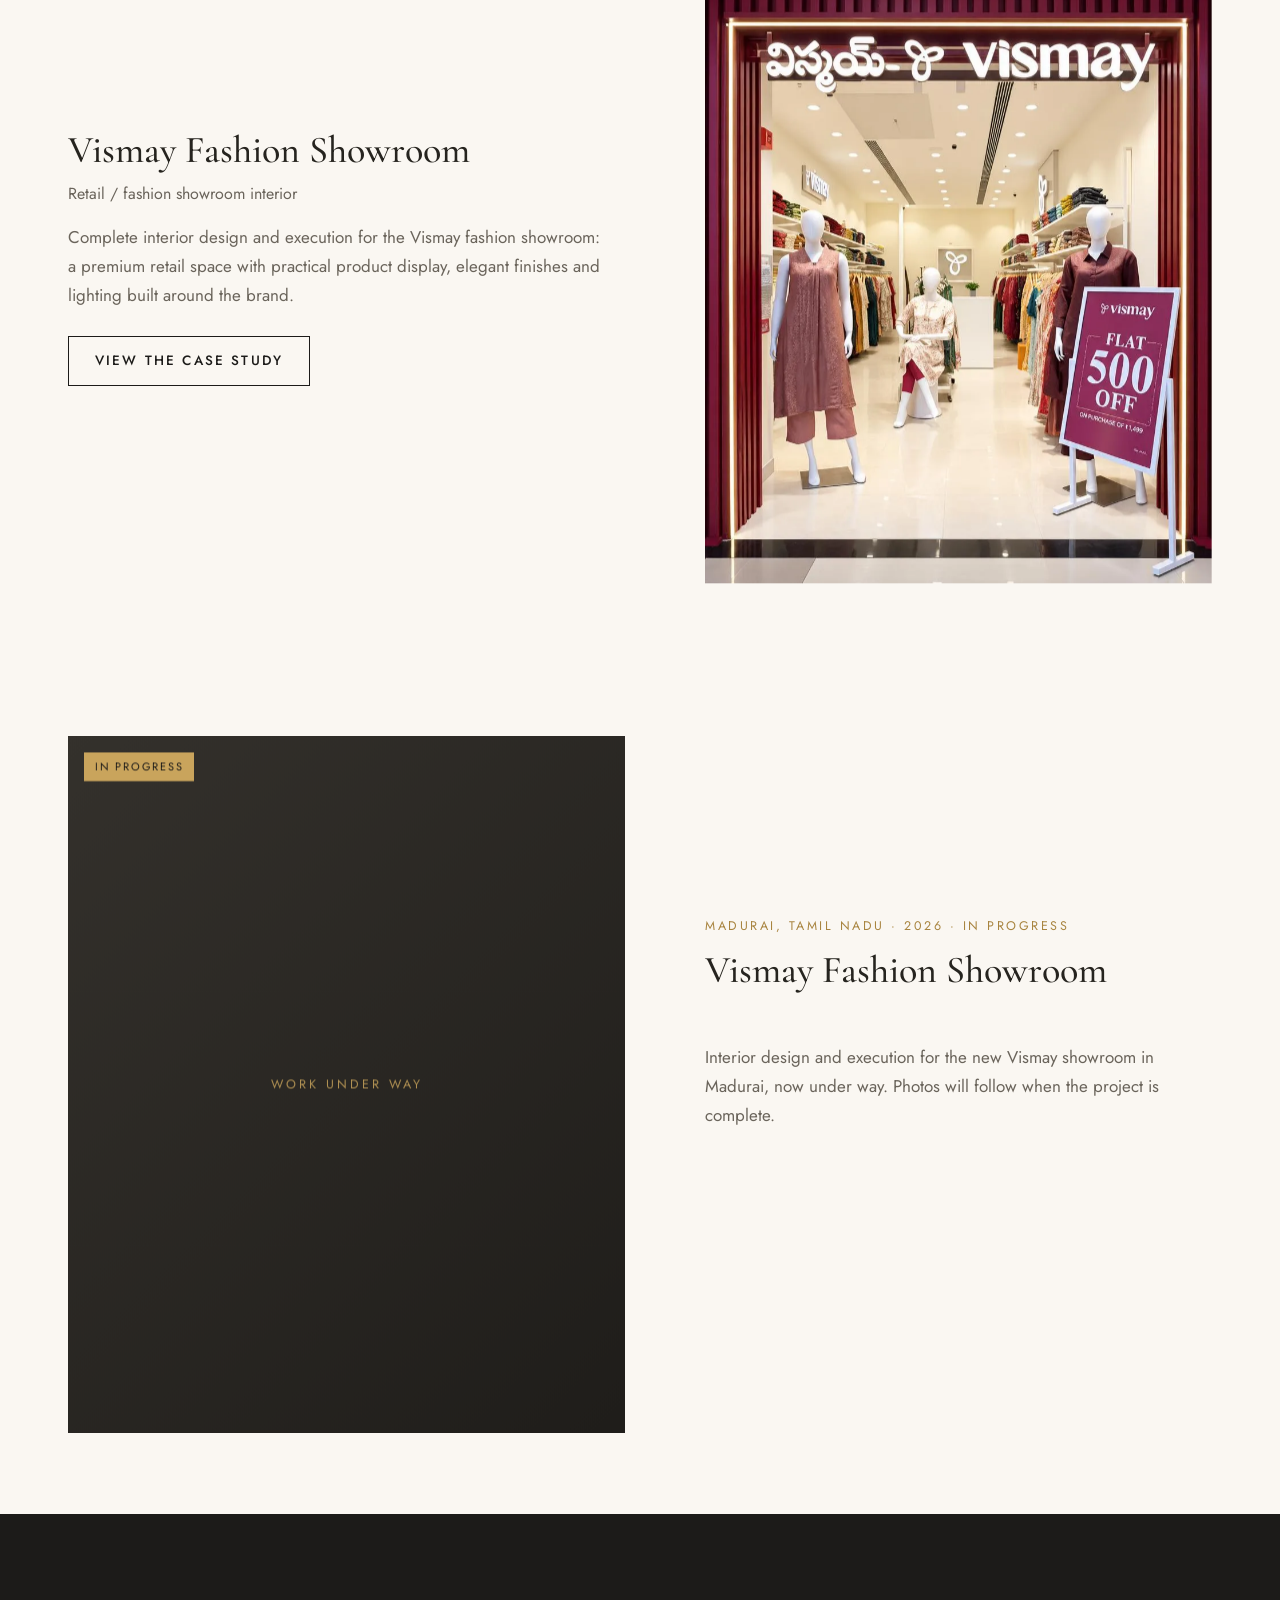
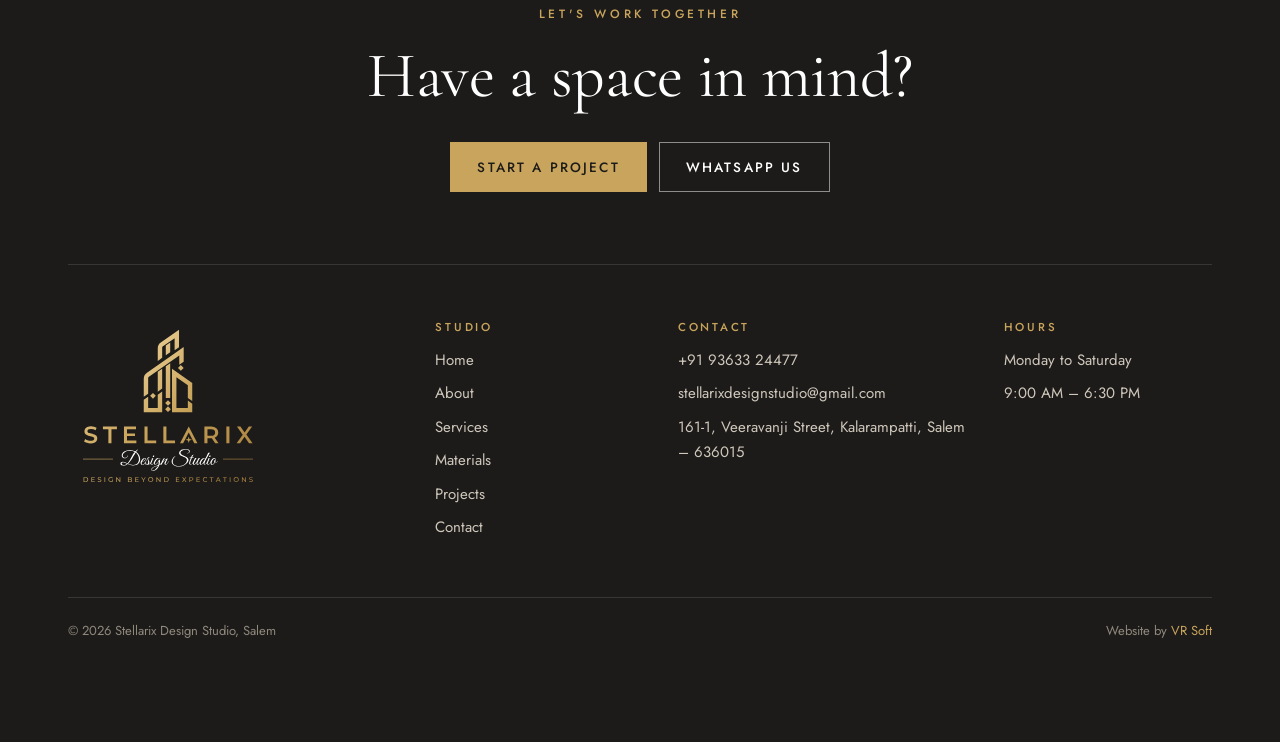
<file: projects.html>
<!doctype html>
<html lang="en">
<head>
<meta charset="utf-8">
<meta name="viewport" content="width=device-width,initial-scale=1">
<title>Projects | Stellarix Design Studio</title>
<meta name="description" content="Showroom interiors by Stellarix Design Studio for Vismay in Hyderabad and Chennai, with a new showroom under way in Madurai.">
<meta name="robots" content="noindex, nofollow">
<meta property="og:title" content="Projects | Stellarix Design Studio">
<meta property="og:description" content="Showroom interiors by Stellarix Design Studio for Vismay in Hyderabad and Chennai, with a new showroom under way in Madurai.">
<meta property="og:image" content="assets/img/og.jpg">
<meta name="theme-color" content="#1c1b19">
<link rel="icon" type="image/svg+xml" href="assets/img/favicon.svg">
<link rel="icon" type="image/png" sizes="64x64" href="assets/img/favicon-64.png">
<link rel="apple-touch-icon" href="assets/img/apple-touch-icon.png">
<link rel="preconnect" href="https://fonts.googleapis.com">
<link rel="preconnect" href="https://fonts.gstatic.com" crossorigin>
<link rel="stylesheet" href="https://fonts.googleapis.com/css2?family=Jost:wght@300;400;500&family=Cormorant+Garamond:ital,wght@0,400;0,500;1,400;1,500&display=swap">
<link rel="stylesheet" href="assets/site.css?v=16">
<script>(function(d){d.classList.add('js');try{if(!sessionStorage.getItem('sx-intro')&&!matchMedia('(prefers-reduced-motion: reduce)').matches){d.classList.add('intro');sessionStorage.setItem('sx-intro','1')}}catch(e){}})(document.documentElement)</script>
</head>
<body class="pg-projects">
<div class="loader" aria-hidden="true"><svg class="loader-mark" viewBox="10 6 386 648"><path pathLength="1" d="M124 252 L124 153.8 Q124 125.8 147.30 110.26 L288 11 L288 146.2 L254 170 L254 76.3 L163.82 139.62 Q158 143.5 158 150.5 L158 228.2 Z M186 133.9 L220 110.1 L220 184.8 L186 208.6 Z M16 528 L16 390.3 Q16 360.3 40.96 343.65 L324 144.7 L324 258.2 L290 282 L290 210 L55.82 374.12 Q50 378 50 385 L50 504.2 Z M124 336.2 L158 312.4 L158 464.9 L124 488.7 Z M186 292.8 L220 269 L220 538 L186 538 Z M234 312.8 L390 422 L390 561.2 L356 537.4 L356 439.7 L268 378.1 L268 614 L356 614 L356 557.4 L390 581.2 L390 648 L234 648 Z M16 551 L50 527.2 L50 614 L124 614 L124 511.7 L158 487.9 L158 648 L16 648 Z M302 284 L324 306 L302 328 L280 306 Z M87 499 L109 521 L87 543 L65 521 Z M203 554 L225 576 L203 598 L181 576 Z M203 602 L225 624 L203 646 L181 624 Z"/></svg><span class="loader-name">STELLARIX</span></div>
<div class="progress" aria-hidden="true"></div>
<a class="skip" href="#main">Skip to content</a>
<div class="draft">Review draft</div>
<header class="hdr">
  <div class="wrap hdr-in">
    <a class="brand" href="index.html" aria-label="Stellarix Design Studio, home"><img class="logo-h" src="assets/img/logo-horizontal.svg" width="828" height="212" alt="Stellarix Design Studio"></a>
    <nav class="nav" aria-label="Main"><a href="index.html">Home</a><a href="about.html">About</a><a href="services.html">Services</a><a href="materials.html">Materials</a><a href="projects.html" aria-current="page">Projects</a><a href="contact.html">Contact</a></nav>
    <a class="btn btn-gold btn-sm hdr-cta" href="contact.html">Start a project</a>
    <button class="burger" type="button" aria-label="Open menu" aria-expanded="false" aria-controls="menu"><span></span><span></span></button>
  </div>
</header>
<div class="menu" id="menu" hidden>
  <nav aria-label="Mobile"><a href="index.html">Home</a><a href="about.html">About</a><a href="services.html">Services</a><a href="materials.html">Materials</a><a href="projects.html" aria-current="page">Projects</a><a href="contact.html">Contact</a></nav>
  <div class="menu-foot"><a href="tel:+919363324477">+91 93633 24477</a><a href="https://wa.me/919363324477">WhatsApp us</a></div>
</div>
<main id="main">
<section class="page-head">
  <div class="page-head-img" aria-hidden="true"><img src="assets/img/projects/chennai-3.webp" alt=""></div>
  <div class="wrap">
    <p class="eyebrow rise" style="--d:.1s">Projects</p>
    <h1 class="display"><span class="line"><span class="rise" style="--d:.2s">Spaces we have</span></span><span class="line"><span class="rise" style="--d:.35s"><em>designed and built</em></span></span></h1>
  </div>
</section>

<section class="sec">
  <div class="wrap">
    <div class="proj-list">

      <article class="proj-row" id="chennai">
        <a class="proj-row-img img-reveal" href="projects/vismay-chennai.html"><img src="assets/img/projects/chennai-1.webp" width="1050" height="1400" loading="lazy" alt="Vismay Chennai: mannequins on a round marble plinth framed by a curved brass-finish screen"></a>
        <div class="proj-row-txt">
          <p class="proj-meta reveal">Chennai, Tamil Nadu · 2026 · Completed</p>
          <h2 class="display-sm reveal">Vismay Fashion Showroom</h2>
          <p class="proj-type reveal">Retail / fashion showroom interior</p>
          <p class="reveal">Interior design and execution for the Vismay showroom, with a contemporary retail layout, custom display systems, premium finishes and carefully planned lighting.</p>
          <a class="btn btn-line-dark reveal" href="projects/vismay-chennai.html">View the case study</a>
        </div>
      </article>

      <article class="proj-row" id="hyderabad">
        <a class="proj-row-img img-reveal" href="projects/vismay-hyderabad.html"><img src="assets/img/projects/hyderabad-4.webp" width="886" height="1181" loading="lazy" alt="Vismay Hyderabad: storefront with a maroon slatted frame, backlit signage and mannequins at the entrance"></a>
        <div class="proj-row-txt">
          <p class="proj-meta reveal">Hyderabad, Telangana · 2025 · Completed</p>
          <h2 class="display-sm reveal">Vismay Fashion Showroom</h2>
          <p class="proj-type reveal">Retail / fashion showroom interior</p>
          <p class="reveal">Complete interior design and execution for the Vismay fashion showroom: a premium retail space with practical product display, elegant finishes and lighting built around the brand.</p>
          <a class="btn btn-line-dark reveal" href="projects/vismay-hyderabad.html">View the case study</a>
        </div>
      </article>

      <article class="proj-row" id="madurai">
        <div class="proj-row-img proj-ph img-reveal" role="img" aria-label="Project in progress"><span class="tag">In progress</span><span>Work under way</span></div>
        <div class="proj-row-txt">
          <p class="proj-meta reveal">Madurai, Tamil Nadu · 2026 · In progress</p>
          <h2 class="display-sm reveal">Vismay Fashion Showroom</h2>
          <p class="proj-type reveal">Retail / fashion showroom interior</p>
          <p class="reveal">Interior design and execution for the new Vismay showroom in Madurai, now under way. Photos will follow when the project is complete.</p>
        </div>
      </article>

    </div>
  </div>
</section>

</main>
<footer class="ftr">
  <div class="wrap">
    <div class="ftr-cta reveal">
      <p class="eyebrow">Let's work together</p>
      <h2 class="display">Have a space in mind?</h2>
      <div class="btns"><a class="btn btn-gold" href="contact.html">Start a project</a><a class="btn btn-line" href="https://wa.me/919363324477">WhatsApp us</a></div>
    </div>
    <div class="ftr-grid">
      <div><img class="logo-stacked" src="assets/img/logo-stacked.svg" width="1000" height="854" alt="Stellarix Design Studio: Design Beyond Expectations"></div>
      <div><h3>Studio</h3><ul><li><a href="index.html">Home</a></li><li><a href="about.html">About</a></li><li><a href="services.html">Services</a></li><li><a href="materials.html">Materials</a></li><li><a href="projects.html">Projects</a></li><li><a href="contact.html">Contact</a></li></ul></div>
      <div><h3>Contact</h3><ul><li><a href="tel:+919363324477">+91 93633 24477</a></li><li><a href="mailto:stellarixdesignstudio@gmail.com">stellarixdesignstudio@gmail.com</a></li><li>161-1, Veeravanji Street, Kalarampatti, Salem – 636015</li></ul></div>
      <div><h3>Hours</h3><ul><li>Monday to Saturday</li><li>9:00 AM – 6:30 PM</li></ul></div>
    </div>
    <div class="ftr-base"><span>© <span data-year>2026</span> Stellarix Design Studio, Salem</span><span>Website by <a href="https://vrsoft.in">VR Soft</a></span></div>
  </div>
</footer>
<a class="fab" href="https://wa.me/919363324477" aria-label="Chat on WhatsApp"><svg viewBox="0 0 24 24" aria-hidden="true"><path d="M12 2a10 10 0 0 0-8.6 15.1L2 22l5-1.3A10 10 0 1 0 12 2zm5.3 14.1c-.2.6-1.3 1.2-1.8 1.2-.5.1-1 .2-3.3-.7-2.8-1.1-4.5-3.9-4.7-4.1-.1-.2-1.1-1.5-1.1-2.8s.7-2 1-2.3c.2-.3.5-.3.7-.3h.5c.2 0 .4 0 .6.5l.8 2c.1.2.1.4 0 .5l-.3.5-.4.4c-.1.1-.3.3-.1.6.2.3.8 1.3 1.7 2.1 1.2 1 2.1 1.3 2.4 1.5.3.1.5.1.6-.1l.9-1.1c.2-.3.4-.2.7-.1l1.9.9c.3.1.5.2.5.3.1.2.1.7-.1 1.4z"/></svg></a>
<script src="assets/site.js?v=16" defer></script>
</body>
</html>
</file>
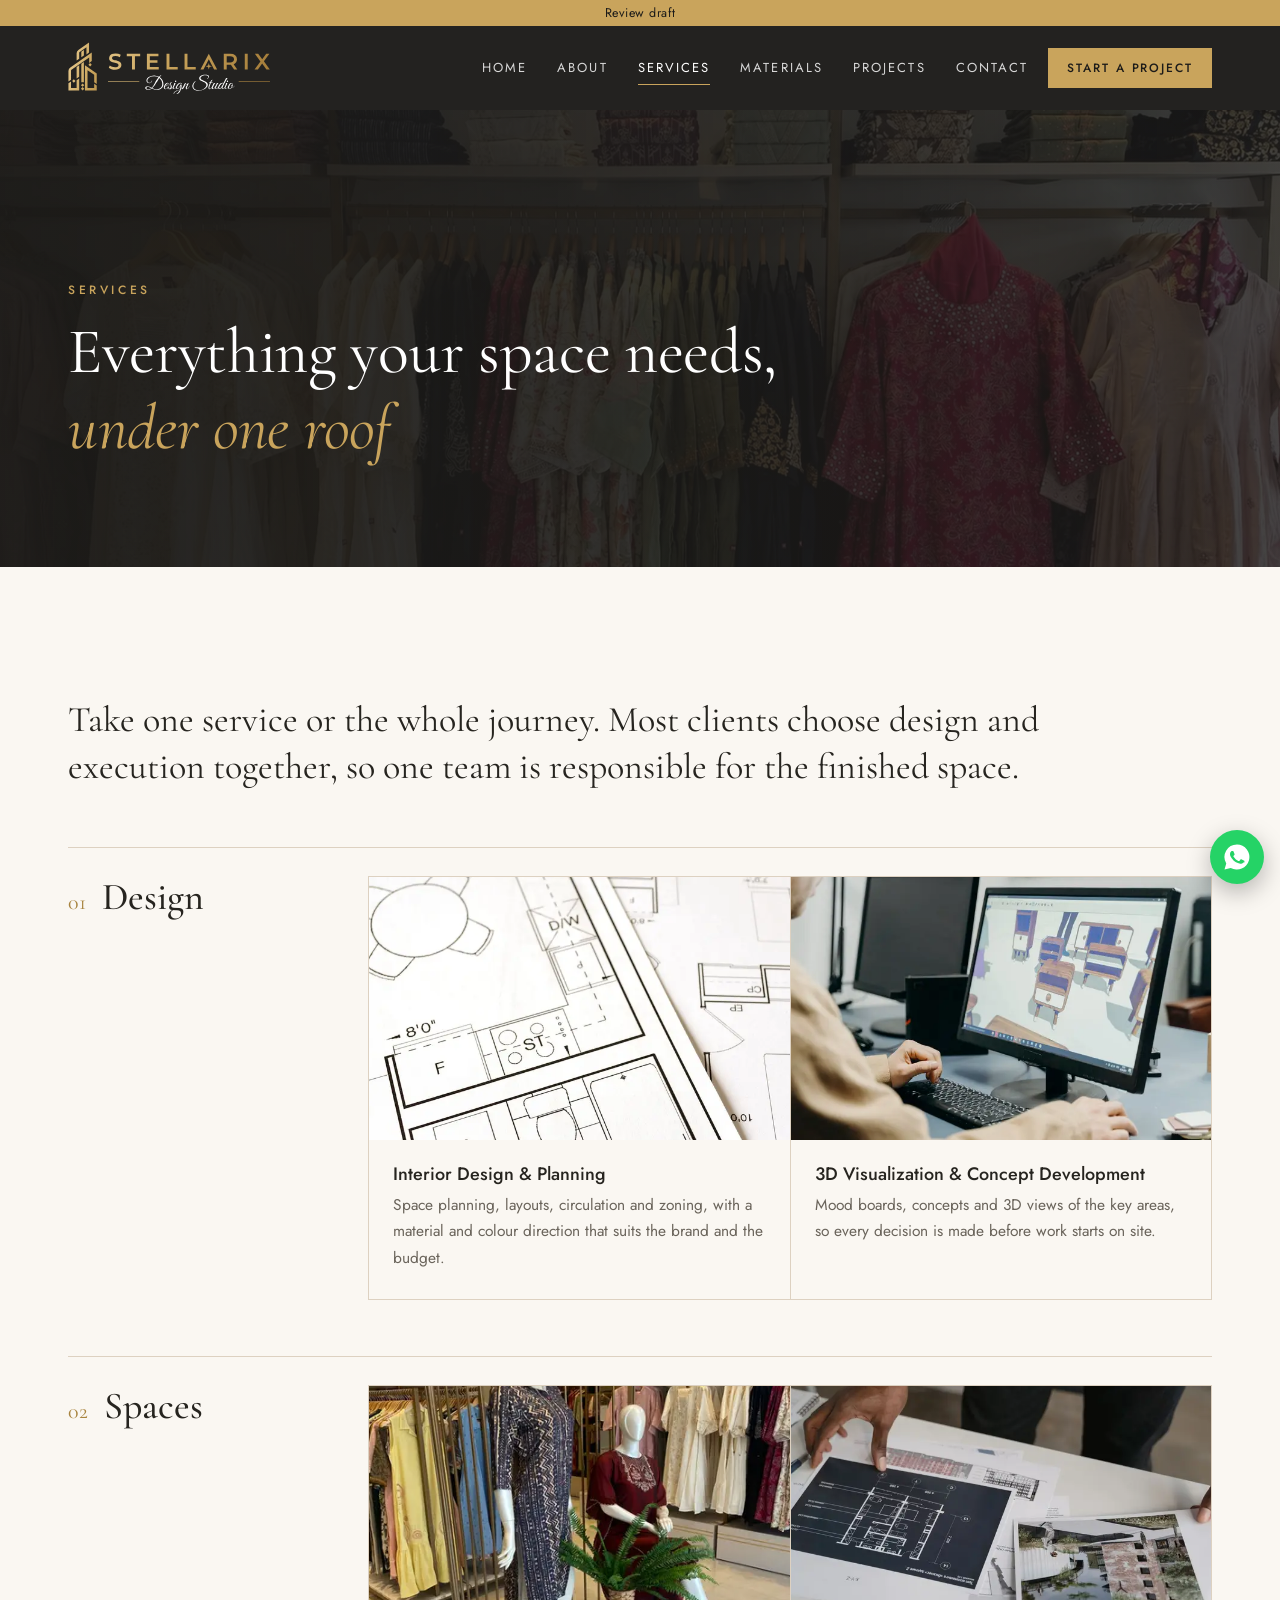
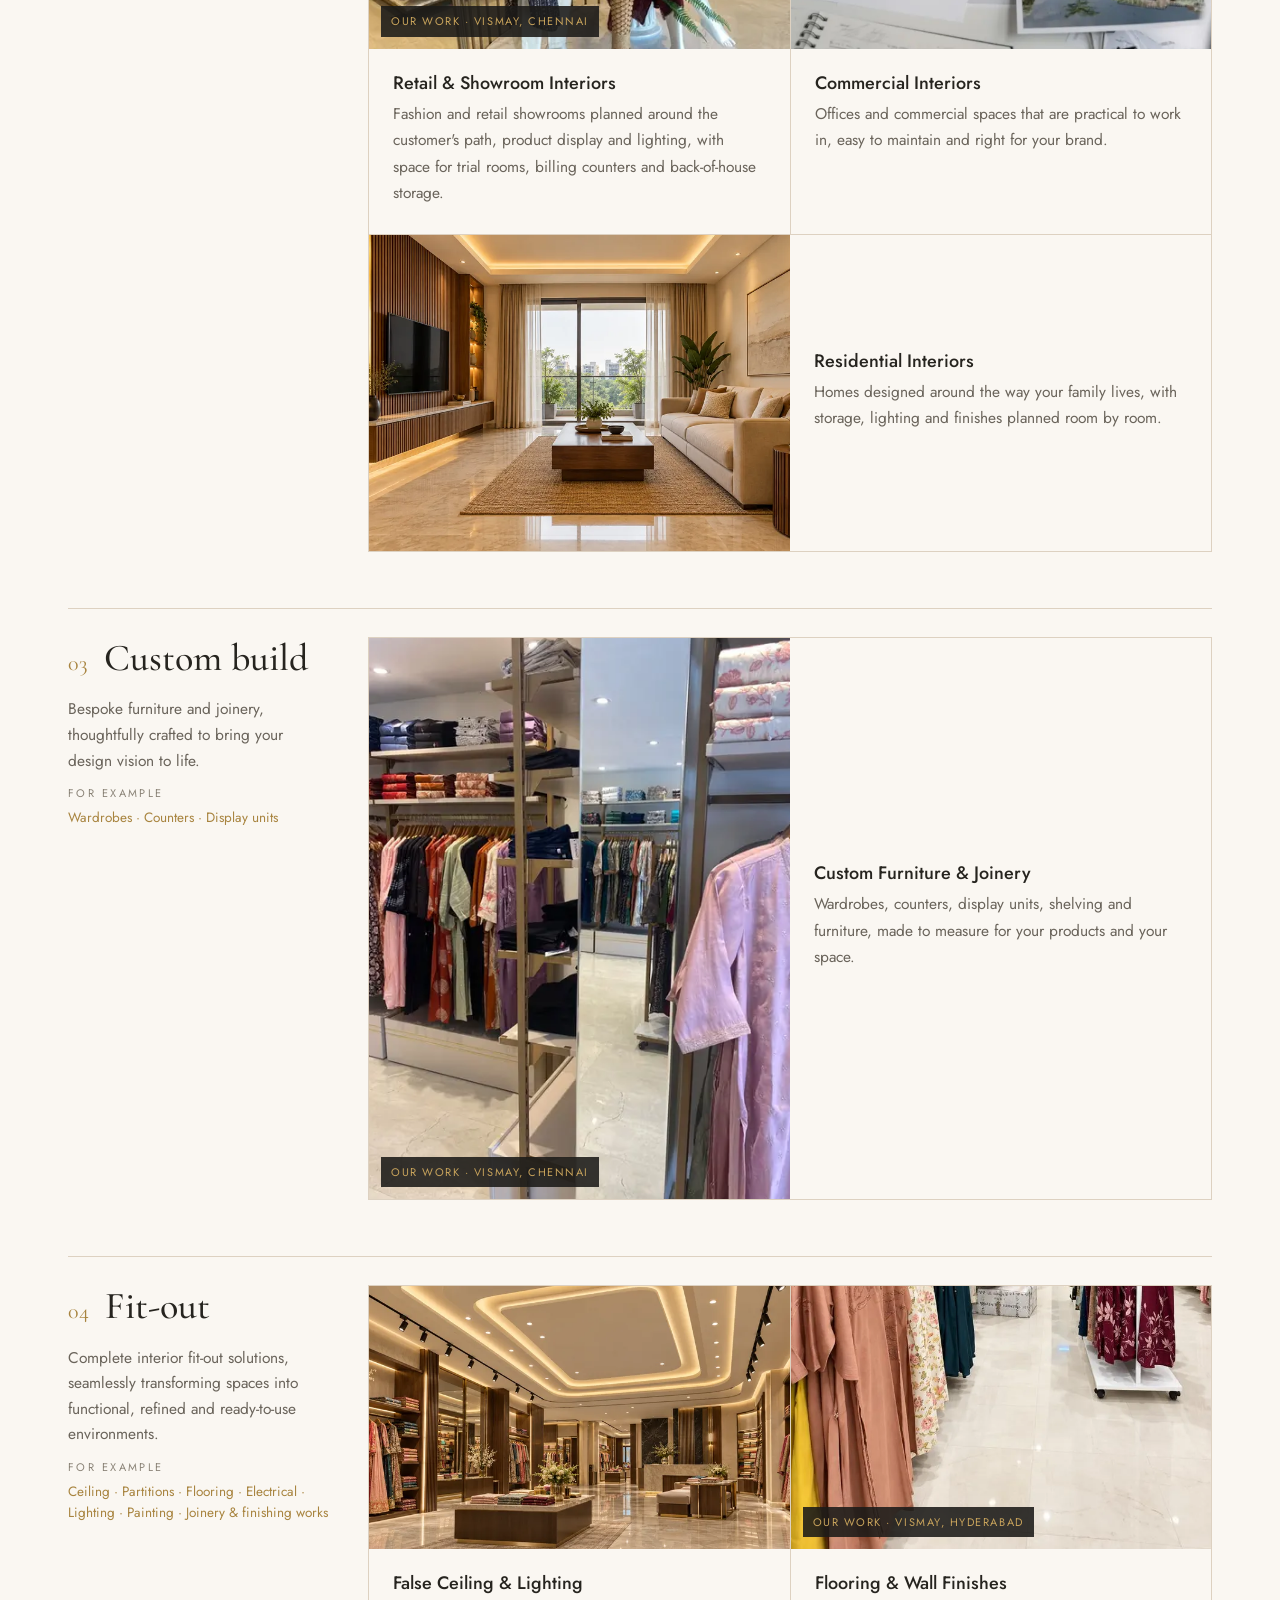
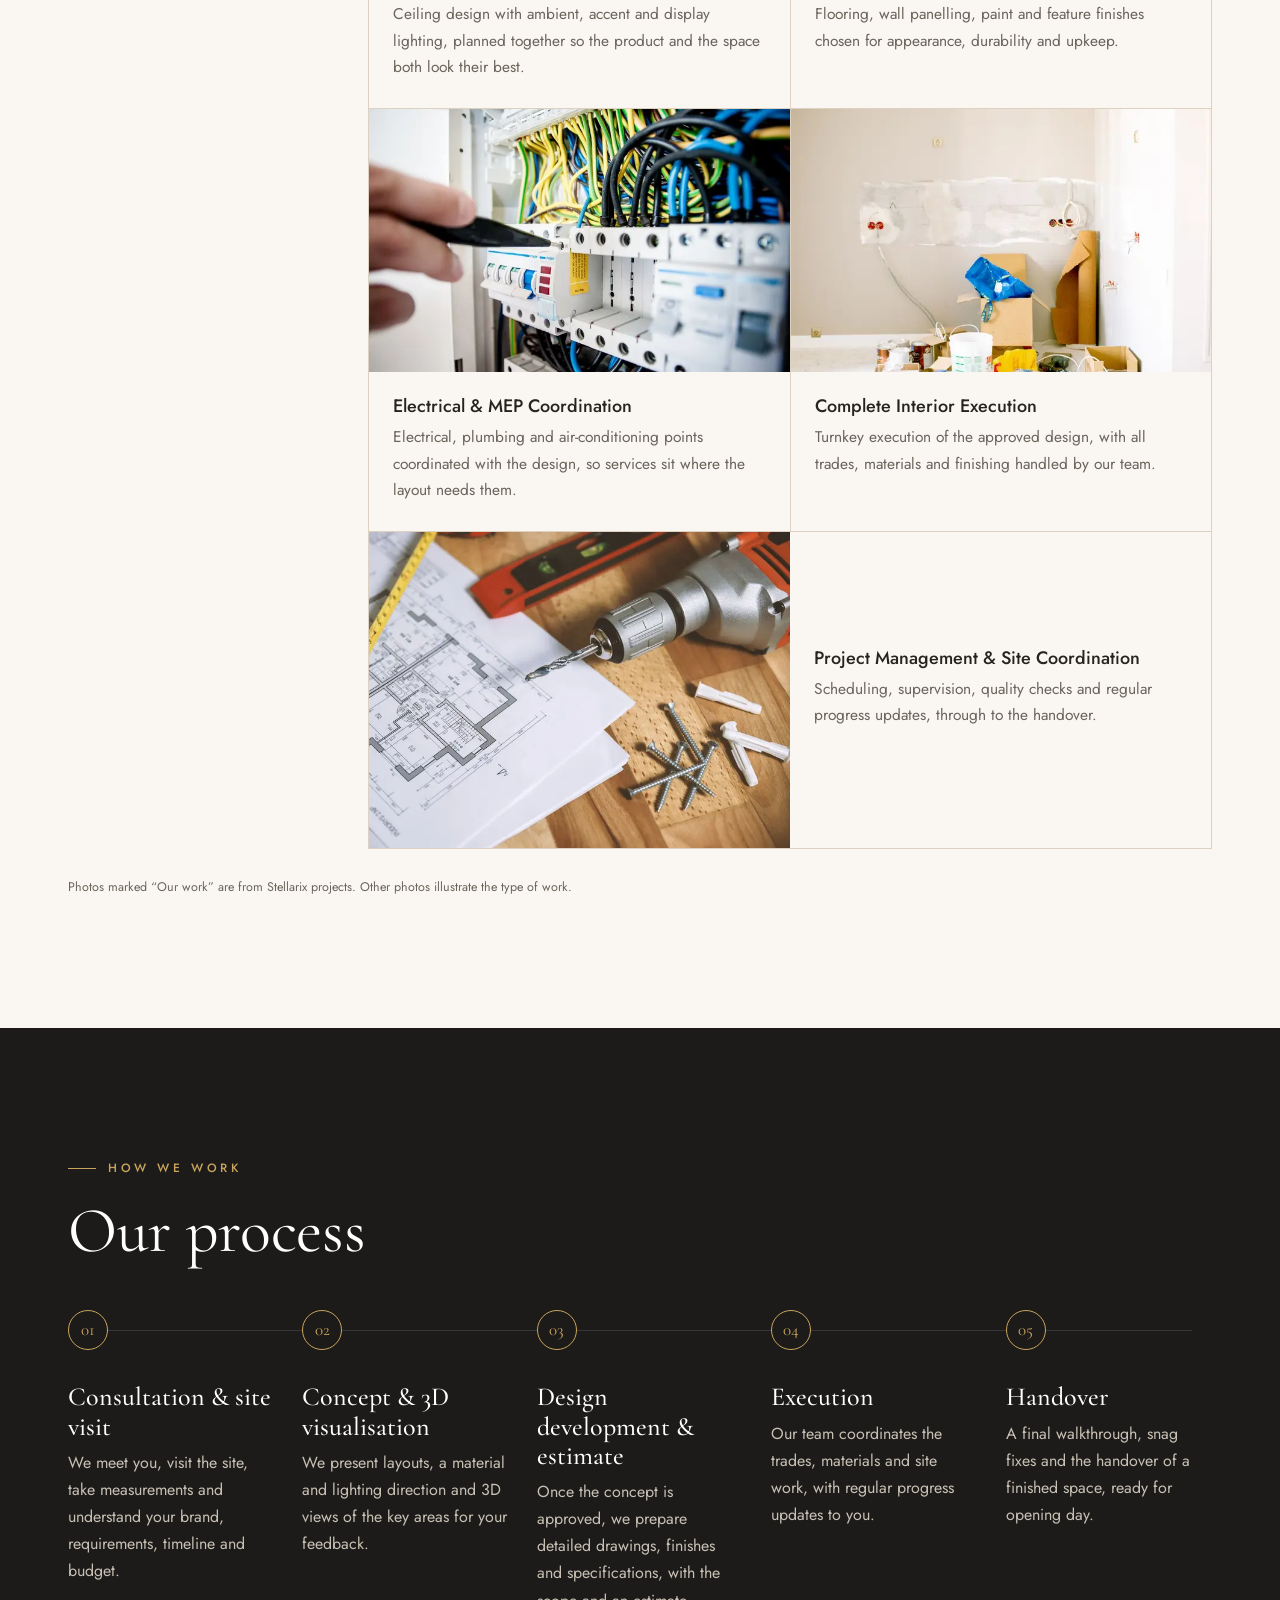
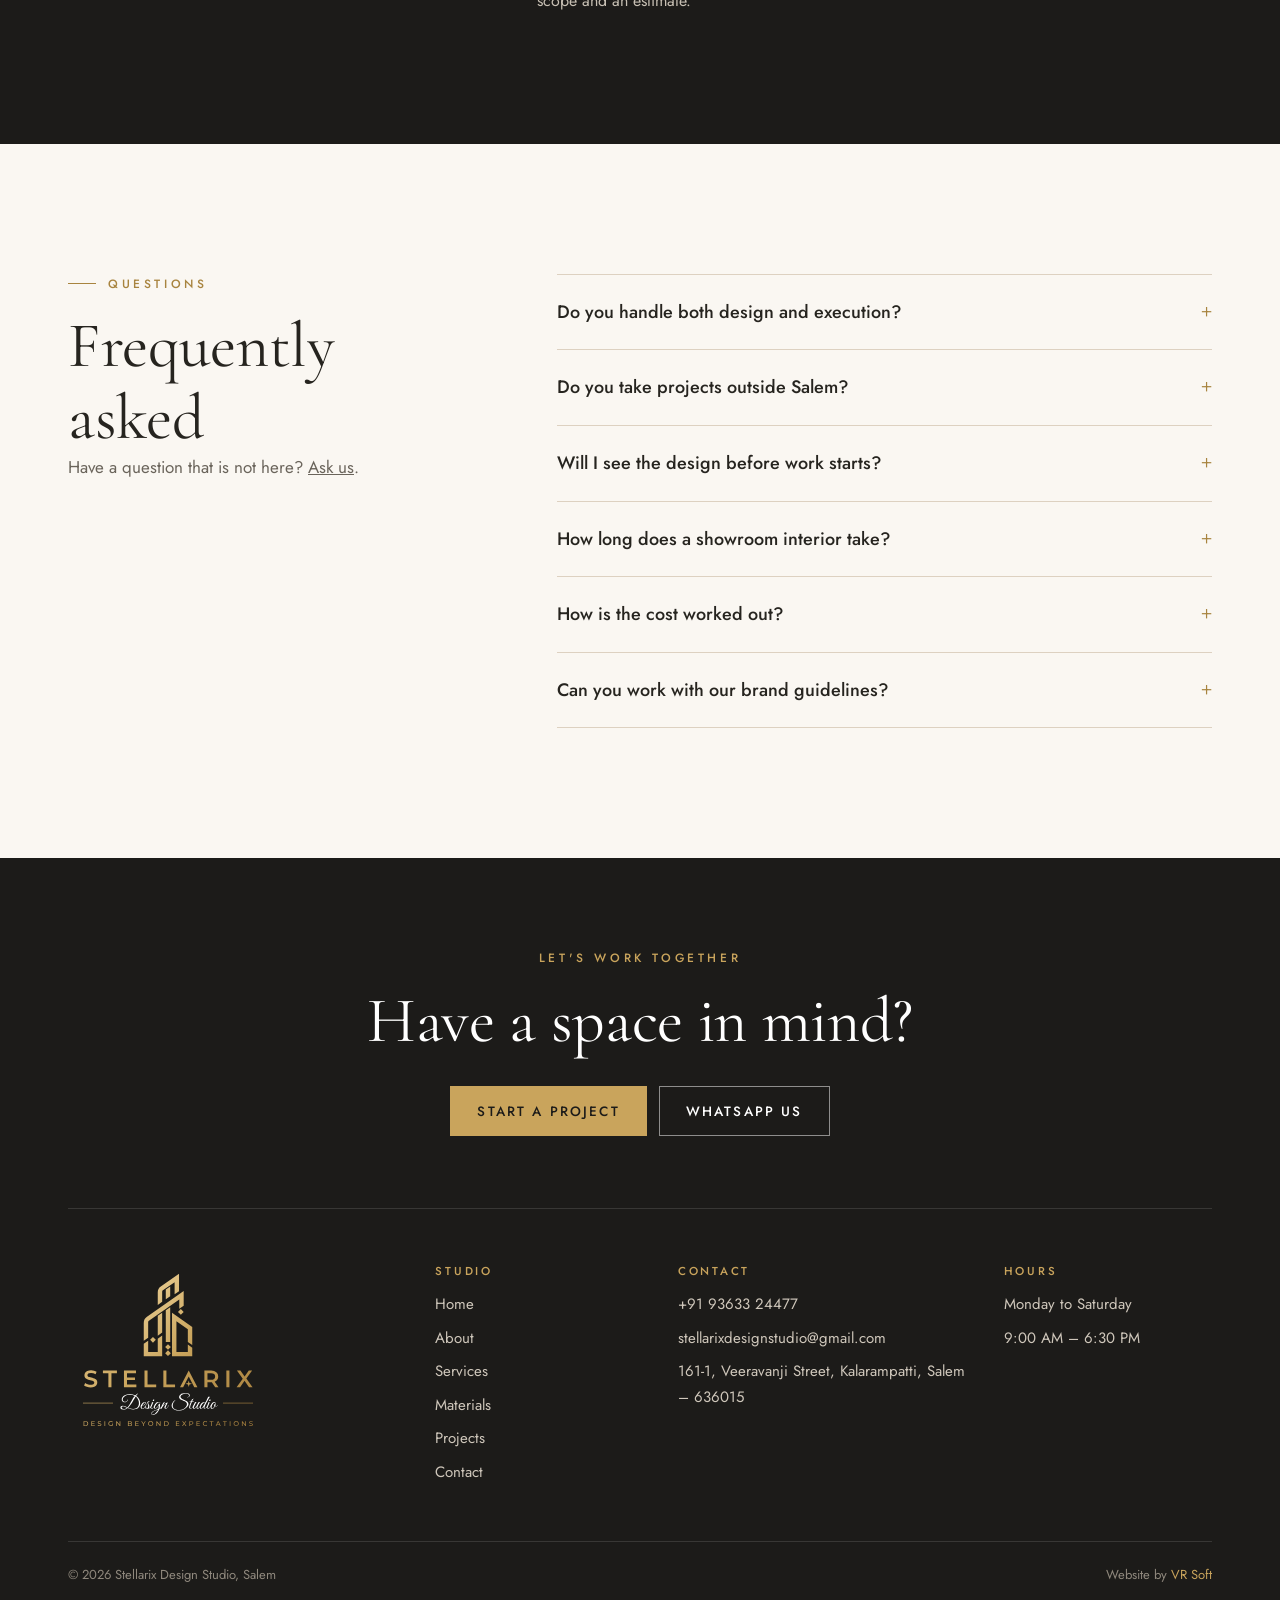
<file: services.html>
<!doctype html>
<html lang="en">
<head>
<meta charset="utf-8">
<meta name="viewport" content="width=device-width,initial-scale=1">
<title>Interior design & execution services | Stellarix Design Studio</title>
<meta name="description" content="Retail and showroom interiors, commercial and residential design, 3D visualisation, custom display units, ceilings, lighting, finishes, MEP coordination and complete execution.">
<meta name="robots" content="noindex, nofollow">
<meta property="og:title" content="Interior design & execution services | Stellarix Design Studio">
<meta property="og:description" content="Retail and showroom interiors, commercial and residential design, 3D visualisation, custom display units, ceilings, lighting, finishes, MEP coordination and complete execution.">
<meta property="og:image" content="assets/img/og.jpg">
<meta name="theme-color" content="#1c1b19">
<link rel="icon" type="image/svg+xml" href="assets/img/favicon.svg">
<link rel="icon" type="image/png" sizes="64x64" href="assets/img/favicon-64.png">
<link rel="apple-touch-icon" href="assets/img/apple-touch-icon.png">
<link rel="preconnect" href="https://fonts.googleapis.com">
<link rel="preconnect" href="https://fonts.gstatic.com" crossorigin>
<link rel="stylesheet" href="https://fonts.googleapis.com/css2?family=Jost:wght@300;400;500&family=Cormorant+Garamond:ital,wght@0,400;0,500;1,400;1,500&display=swap">
<link rel="stylesheet" href="assets/site.css?v=16">
<script>(function(d){d.classList.add('js');try{if(!sessionStorage.getItem('sx-intro')&&!matchMedia('(prefers-reduced-motion: reduce)').matches){d.classList.add('intro');sessionStorage.setItem('sx-intro','1')}}catch(e){}})(document.documentElement)</script>
</head>
<body class="pg-services">
<div class="loader" aria-hidden="true"><svg class="loader-mark" viewBox="10 6 386 648"><path pathLength="1" d="M124 252 L124 153.8 Q124 125.8 147.30 110.26 L288 11 L288 146.2 L254 170 L254 76.3 L163.82 139.62 Q158 143.5 158 150.5 L158 228.2 Z M186 133.9 L220 110.1 L220 184.8 L186 208.6 Z M16 528 L16 390.3 Q16 360.3 40.96 343.65 L324 144.7 L324 258.2 L290 282 L290 210 L55.82 374.12 Q50 378 50 385 L50 504.2 Z M124 336.2 L158 312.4 L158 464.9 L124 488.7 Z M186 292.8 L220 269 L220 538 L186 538 Z M234 312.8 L390 422 L390 561.2 L356 537.4 L356 439.7 L268 378.1 L268 614 L356 614 L356 557.4 L390 581.2 L390 648 L234 648 Z M16 551 L50 527.2 L50 614 L124 614 L124 511.7 L158 487.9 L158 648 L16 648 Z M302 284 L324 306 L302 328 L280 306 Z M87 499 L109 521 L87 543 L65 521 Z M203 554 L225 576 L203 598 L181 576 Z M203 602 L225 624 L203 646 L181 624 Z"/></svg><span class="loader-name">STELLARIX</span></div>
<div class="progress" aria-hidden="true"></div>
<a class="skip" href="#main">Skip to content</a>
<div class="draft">Review draft</div>
<header class="hdr">
  <div class="wrap hdr-in">
    <a class="brand" href="index.html" aria-label="Stellarix Design Studio, home"><img class="logo-h" src="assets/img/logo-horizontal.svg" width="828" height="212" alt="Stellarix Design Studio"></a>
    <nav class="nav" aria-label="Main"><a href="index.html">Home</a><a href="about.html">About</a><a href="services.html" aria-current="page">Services</a><a href="materials.html">Materials</a><a href="projects.html">Projects</a><a href="contact.html">Contact</a></nav>
    <a class="btn btn-gold btn-sm hdr-cta" href="contact.html">Start a project</a>
    <button class="burger" type="button" aria-label="Open menu" aria-expanded="false" aria-controls="menu"><span></span><span></span></button>
  </div>
</header>
<div class="menu" id="menu" hidden>
  <nav aria-label="Mobile"><a href="index.html">Home</a><a href="about.html">About</a><a href="services.html" aria-current="page">Services</a><a href="materials.html">Materials</a><a href="projects.html">Projects</a><a href="contact.html">Contact</a></nav>
  <div class="menu-foot"><a href="tel:+919363324477">+91 93633 24477</a><a href="https://wa.me/919363324477">WhatsApp us</a></div>
</div>
<main id="main">
<section class="page-head">
  <div class="page-head-img" aria-hidden="true"><img src="assets/img/projects/chennai-2.webp" alt=""></div>
  <div class="wrap">
    <p class="eyebrow rise" style="--d:.1s">Services</p>
    <h1 class="display"><span class="line"><span class="rise" style="--d:.2s">Everything your space needs,</span></span><span class="line"><span class="rise" style="--d:.35s"><em>under one roof</em></span></span></h1>
  </div>
</section>

<section class="sec">
  <div class="wrap">
    <p class="statement narrow reveal">Take one service or the whole journey. Most clients choose design and execution together, so one team is responsible for the finished space.</p>

    <div class="svc-groups">
      <div class="svc-group">
        <div class="svc-group-head reveal"><span class="num">01</span><h2 class="display-sm">Design</h2></div>
        <div class="svc-list">
          <article class="svc reveal"><div class="svc-img"><img src="assets/img/services/planning.webp" width="720" height="540" loading="lazy" alt="Hand-drawn floor plan with room layouts"></div><div class="svc-body"><h3>Interior Design &amp; Planning</h3><p>Space planning, layouts, circulation and zoning, with a material and colour direction that suits the brand and the budget.</p></div></article>
          <article class="svc reveal"><div class="svc-img"><img src="assets/img/services/visualisation.webp" width="720" height="540" loading="lazy" alt="Designer building a 3D furniture layout on a computer"></div><div class="svc-body"><h3>3D Visualization &amp; Concept Development</h3><p>Mood boards, concepts and 3D views of the key areas, so every decision is made before work starts on site.</p></div></article>
        </div>
      </div>

      <div class="svc-group">
        <div class="svc-group-head reveal"><span class="num">02</span><h2 class="display-sm">Spaces</h2></div>
        <div class="svc-list">
          <article class="svc reveal"><div class="svc-img"><img src="assets/img/projects/chennai-1-sm.webp" width="720" height="540" loading="lazy" alt="Vismay Chennai: mannequins on a marble plinth framed by a curved brass-finish screen"><span class="own-tag">Our work · Vismay, Chennai</span></div><div class="svc-body"><h3>Retail &amp; Showroom Interiors</h3><p>Fashion and retail showrooms planned around the customer's path, product display and lighting, with space for trial rooms, billing counters and back-of-house storage.</p></div></article>
          <article class="svc reveal"><div class="svc-img"><img src="assets/img/services/commercial.webp" width="720" height="540" loading="lazy" alt="Hands reviewing floor plans and a building render"></div><div class="svc-body"><h3>Commercial Interiors</h3><p>Offices and commercial spaces that are practical to work in, easy to maintain and right for your brand.</p></div></article>
          <article class="svc reveal"><div class="svc-img"><img src="assets/img/services/residential-ai.webp" width="720" height="540" loading="lazy" alt="Illustration: living room with a fluted wood TV wall, cove-lit ceiling, beige sofa and marble-finish floor"></div><div class="svc-body"><h3>Residential Interiors</h3><p>Homes designed around the way your family lives, with storage, lighting and finishes planned room by room.</p></div></article>
        </div>
      </div>

      <div class="svc-group">
        <div class="svc-group-side reveal"><div class="svc-group-head"><span class="num">03</span><h2 class="display-sm">Custom build</h2></div><p class="svc-group-desc">Bespoke furniture and joinery, thoughtfully crafted to bring your design vision to life.</p><p class="svc-group-eg"><span>For example</span>Wardrobes · Counters · Display units</p></div>
        <div class="svc-list">
          <article class="svc reveal"><div class="svc-img"><img src="assets/img/projects/chennai-5-sm.webp" width="720" height="540" loading="lazy" alt="Vismay Chennai: custom garment rails, shelving and a full-height mirror"><span class="own-tag">Our work · Vismay, Chennai</span></div><div class="svc-body"><h3>Custom Furniture &amp; Joinery</h3><p>Wardrobes, counters, display units, shelving and furniture, made to measure for your products and your space.</p></div></article>
        </div>
      </div>

      <div class="svc-group">
        <div class="svc-group-side reveal"><div class="svc-group-head"><span class="num">04</span><h2 class="display-sm">Fit-out</h2></div><p class="svc-group-desc">Complete interior fit-out solutions, seamlessly transforming spaces into functional, refined and ready-to-use environments.</p><p class="svc-group-eg"><span>For example</span>Ceiling · Partitions · Flooring · Electrical · Lighting · Painting · Joinery &amp; finishing works</p></div>
        <div class="svc-list">
          <article class="svc reveal"><div class="svc-img"><img src="assets/img/services/ceiling-ai.webp" width="720" height="540" loading="lazy" alt="Illustration: fashion showroom with a layered cove-lit false ceiling, recessed lights and track spotlights"></div><div class="svc-body"><h3>False Ceiling &amp; Lighting</h3><p>Ceiling design with ambient, accent and display lighting, planned together so the product and the space both look their best.</p></div></article>
          <article class="svc reveal"><div class="svc-img"><img src="assets/img/services/flooring-hyderabad.webp" width="720" height="540" loading="lazy" alt="Vismay Hyderabad: glossy marble-finish flooring between garment rails"><span class="own-tag">Our work · Vismay, Hyderabad</span></div><div class="svc-body"><h3>Flooring &amp; Wall Finishes</h3><p>Flooring, wall panelling, paint and feature finishes chosen for appearance, durability and upkeep.</p></div></article>
          <article class="svc reveal"><div class="svc-img"><img src="assets/img/services/electrical.webp" width="720" height="540" loading="lazy" alt="Electrician working on a distribution board"></div><div class="svc-body"><h3>Electrical &amp; MEP Coordination</h3><p>Electrical, plumbing and air-conditioning points coordinated with the design, so services sit where the layout needs them.</p></div></article>
          <article class="svc reveal"><div class="svc-img"><img src="assets/img/services/execution.webp" width="720" height="540" loading="lazy" alt="Room under execution with materials and electrical points"></div><div class="svc-body"><h3>Complete Interior Execution</h3><p>Turnkey execution of the approved design, with all trades, materials and finishing handled by our team.</p></div></article>
          <article class="svc reveal"><div class="svc-img"><img src="assets/img/services/site.webp" width="720" height="540" loading="lazy" alt="Floor plans, tape measure and tools on a site table"></div><div class="svc-body"><h3>Project Management &amp; Site Coordination</h3><p>Scheduling, supervision, quality checks and regular progress updates, through to the handover.</p></div></article>
        </div>
      </div>
    </div>
    <p class="photo-credit">Photos marked “Our work” are from Stellarix projects. Other photos illustrate the type of work.</p>
  </div>
</section>

<section class="sec sec-dark process-sec">
  <div class="wrap">
    <div class="sec-head"><p class="eyebrow reveal">How we work</p><h2 class="display reveal">Our process</h2></div>
    <ol class="process" data-progress>
      <li class="reveal"><span class="step-n">01</span><h3>Consultation &amp; site visit</h3><p>We meet you, visit the site, take measurements and understand your brand, requirements, timeline and budget.</p></li>
      <li class="reveal"><span class="step-n">02</span><h3>Concept &amp; 3D visualisation</h3><p>We present layouts, a material and lighting direction and 3D views of the key areas for your feedback.</p></li>
      <li class="reveal"><span class="step-n">03</span><h3>Design development &amp; estimate</h3><p>Once the concept is approved, we prepare detailed drawings, finishes and specifications, with the scope and an estimate.</p></li>
      <li class="reveal"><span class="step-n">04</span><h3>Execution</h3><p>Our team coordinates the trades, materials and site work, with regular progress updates to you.</p></li>
      <li class="reveal"><span class="step-n">05</span><h3>Handover</h3><p>A final walkthrough, snag fixes and the handover of a finished space, ready for opening day.</p></li>
    </ol>
  </div>
</section>

<section class="sec">
  <div class="wrap faq-wrap">
    <div><p class="eyebrow reveal">Questions</p><h2 class="display reveal">Frequently asked</h2>
      <p class="lead-muted reveal">Have a question that is not here? <a href="contact.html">Ask us</a>.</p></div>
    <div class="faq">
      <details class="reveal"><summary>Do you handle both design and execution?</summary><div><p>Yes. We can take on the design only, or the design and complete execution. Most clients choose both, so that one team is responsible from the concept to the finished space.</p></div></details>
      <details class="reveal"><summary>Do you take projects outside Salem?</summary><div><p>Yes. We are based in Salem and have completed showrooms in Hyderabad and Chennai, with a new showroom under way in Madurai.</p></div></details>
      <details class="reveal"><summary>Will I see the design before work starts?</summary><div><p>Yes. We share layouts and 3D views of the key areas, and work starts on site only after you approve the design.</p></div></details>
      <details class="reveal"><summary>How long does a showroom interior take?</summary><div><p>It depends on the size of the space and the scope of work. We agree a schedule with you before execution begins, and keep you updated throughout.</p></div></details>
      <details class="reveal"><summary>How is the cost worked out?</summary><div><p>The cost depends on the approved design, the materials and the scope. We prepare an estimate after design development, so you know the cost before execution starts.</p></div></details>
      <details class="reveal"><summary>Can you work with our brand guidelines?</summary><div><p>Yes. Retail interiors start from your brand: its colours, materials, signage and the way your products should be seen.</p></div></details>
    </div>
  </div>
</section>

</main>
<footer class="ftr">
  <div class="wrap">
    <div class="ftr-cta reveal">
      <p class="eyebrow">Let's work together</p>
      <h2 class="display">Have a space in mind?</h2>
      <div class="btns"><a class="btn btn-gold" href="contact.html">Start a project</a><a class="btn btn-line" href="https://wa.me/919363324477">WhatsApp us</a></div>
    </div>
    <div class="ftr-grid">
      <div><img class="logo-stacked" src="assets/img/logo-stacked.svg" width="1000" height="854" alt="Stellarix Design Studio: Design Beyond Expectations"></div>
      <div><h3>Studio</h3><ul><li><a href="index.html">Home</a></li><li><a href="about.html">About</a></li><li><a href="services.html">Services</a></li><li><a href="materials.html">Materials</a></li><li><a href="projects.html">Projects</a></li><li><a href="contact.html">Contact</a></li></ul></div>
      <div><h3>Contact</h3><ul><li><a href="tel:+919363324477">+91 93633 24477</a></li><li><a href="mailto:stellarixdesignstudio@gmail.com">stellarixdesignstudio@gmail.com</a></li><li>161-1, Veeravanji Street, Kalarampatti, Salem – 636015</li></ul></div>
      <div><h3>Hours</h3><ul><li>Monday to Saturday</li><li>9:00 AM – 6:30 PM</li></ul></div>
    </div>
    <div class="ftr-base"><span>© <span data-year>2026</span> Stellarix Design Studio, Salem</span><span>Website by <a href="https://vrsoft.in">VR Soft</a></span></div>
  </div>
</footer>
<a class="fab" href="https://wa.me/919363324477" aria-label="Chat on WhatsApp"><svg viewBox="0 0 24 24" aria-hidden="true"><path d="M12 2a10 10 0 0 0-8.6 15.1L2 22l5-1.3A10 10 0 1 0 12 2zm5.3 14.1c-.2.6-1.3 1.2-1.8 1.2-.5.1-1 .2-3.3-.7-2.8-1.1-4.5-3.9-4.7-4.1-.1-.2-1.1-1.5-1.1-2.8s.7-2 1-2.3c.2-.3.5-.3.7-.3h.5c.2 0 .4 0 .6.5l.8 2c.1.2.1.4 0 .5l-.3.5-.4.4c-.1.1-.3.3-.1.6.2.3.8 1.3 1.7 2.1 1.2 1 2.1 1.3 2.4 1.5.3.1.5.1.6-.1l.9-1.1c.2-.3.4-.2.7-.1l1.9.9c.3.1.5.2.5.3.1.2.1.7-.1 1.4z"/></svg></a>
<script src="assets/site.js?v=16" defer></script>
</body>
</html>
</file>
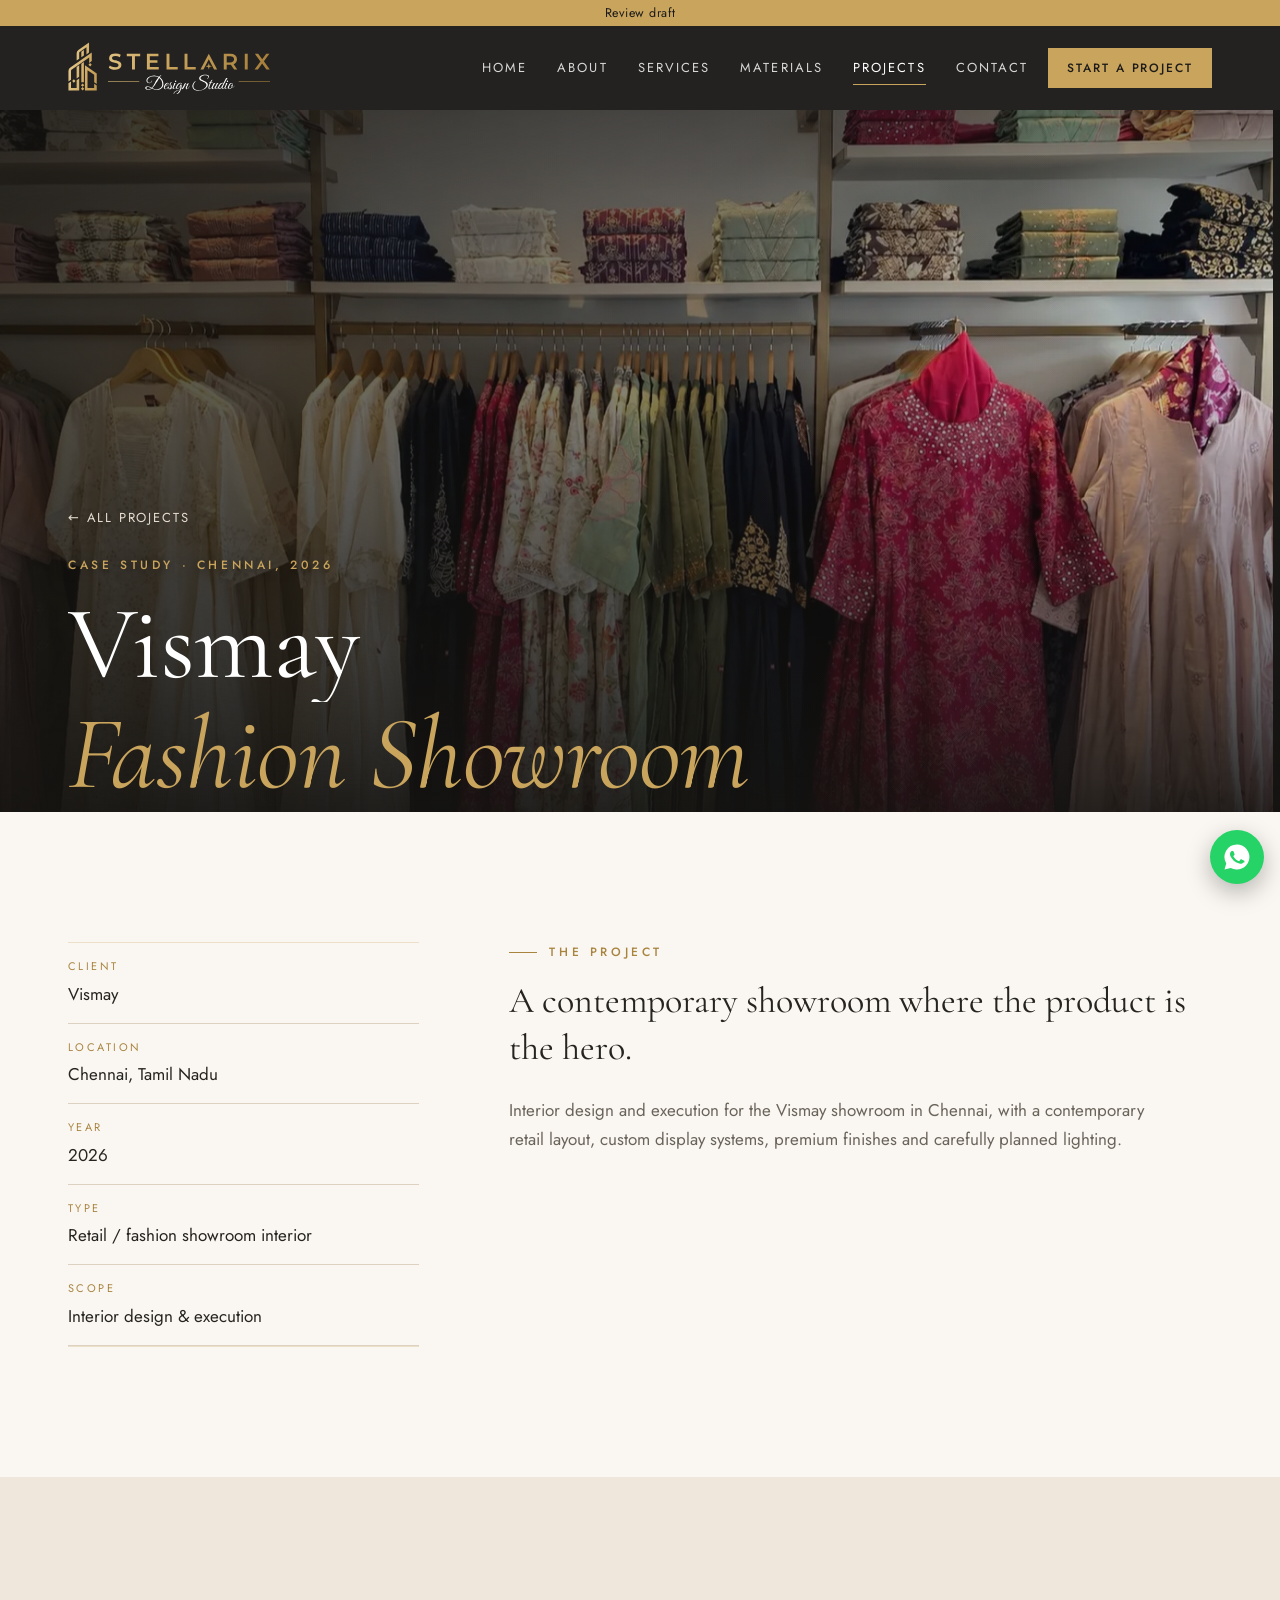
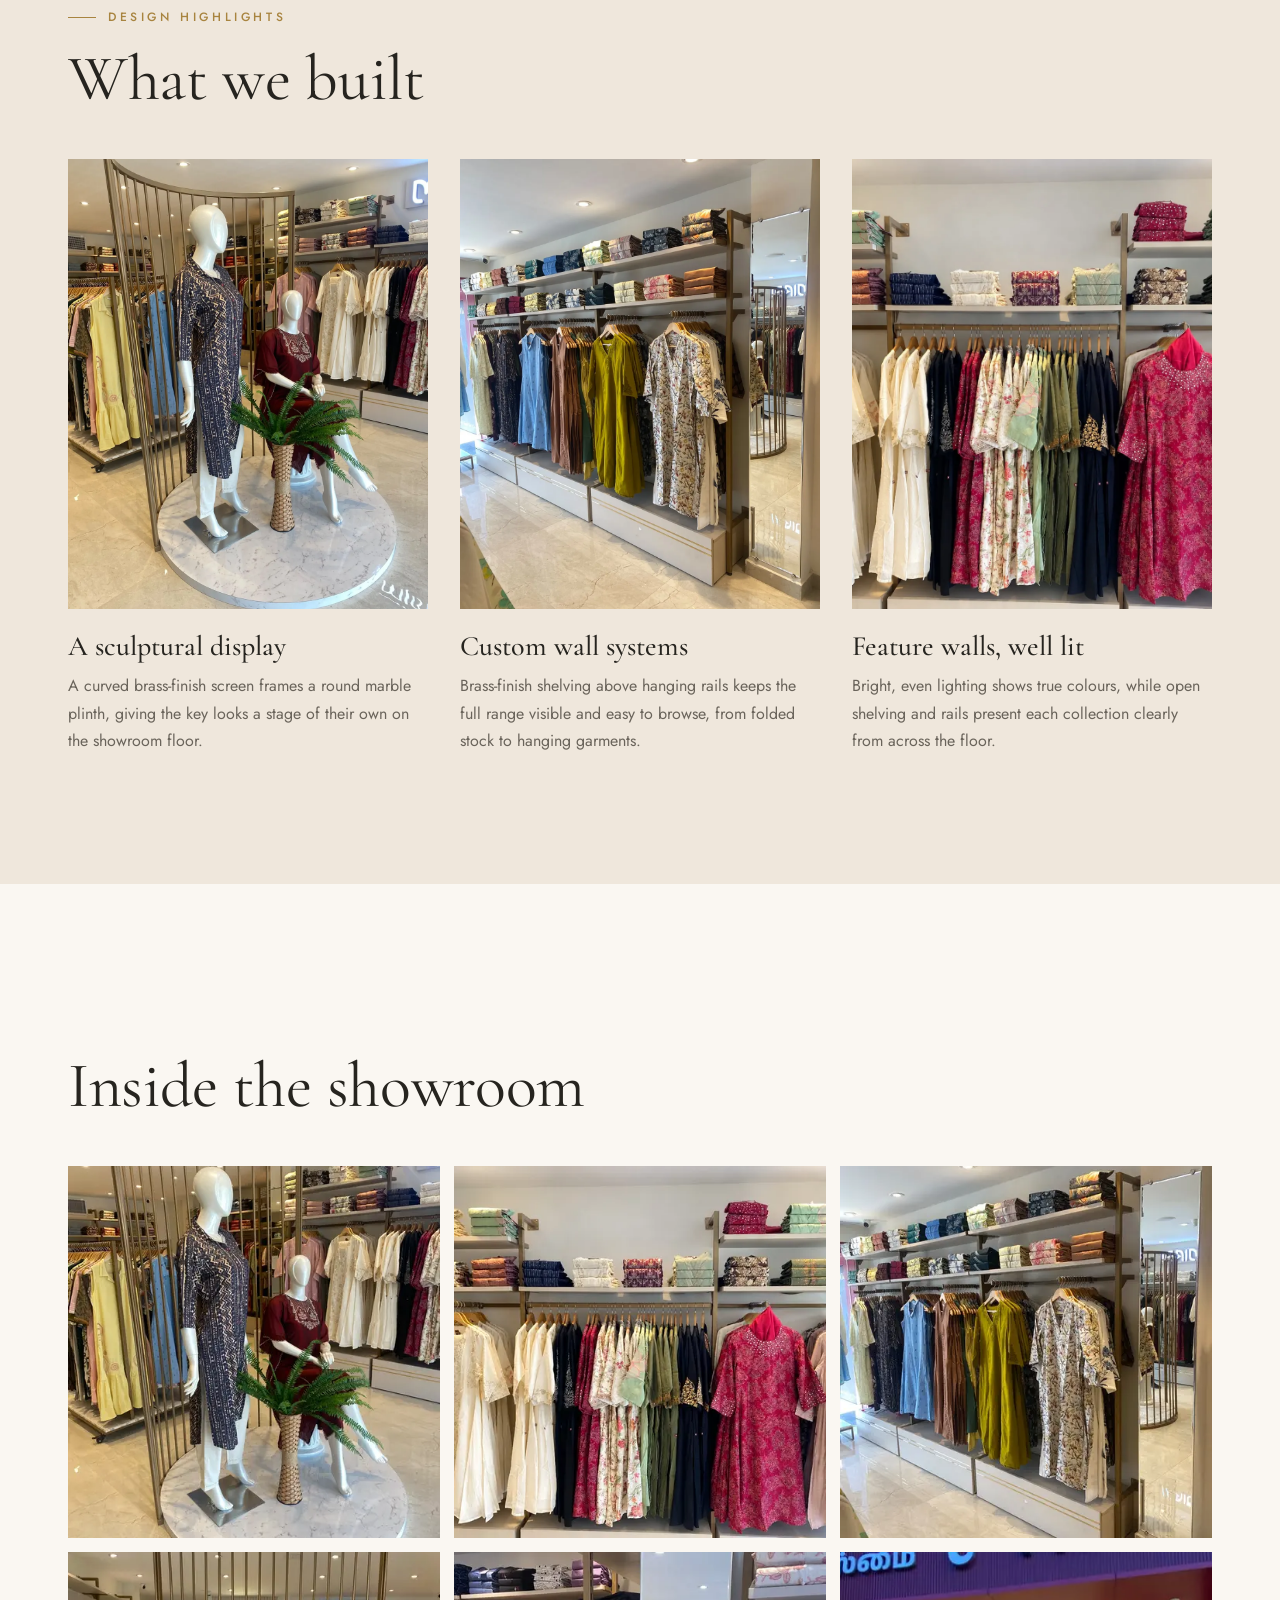
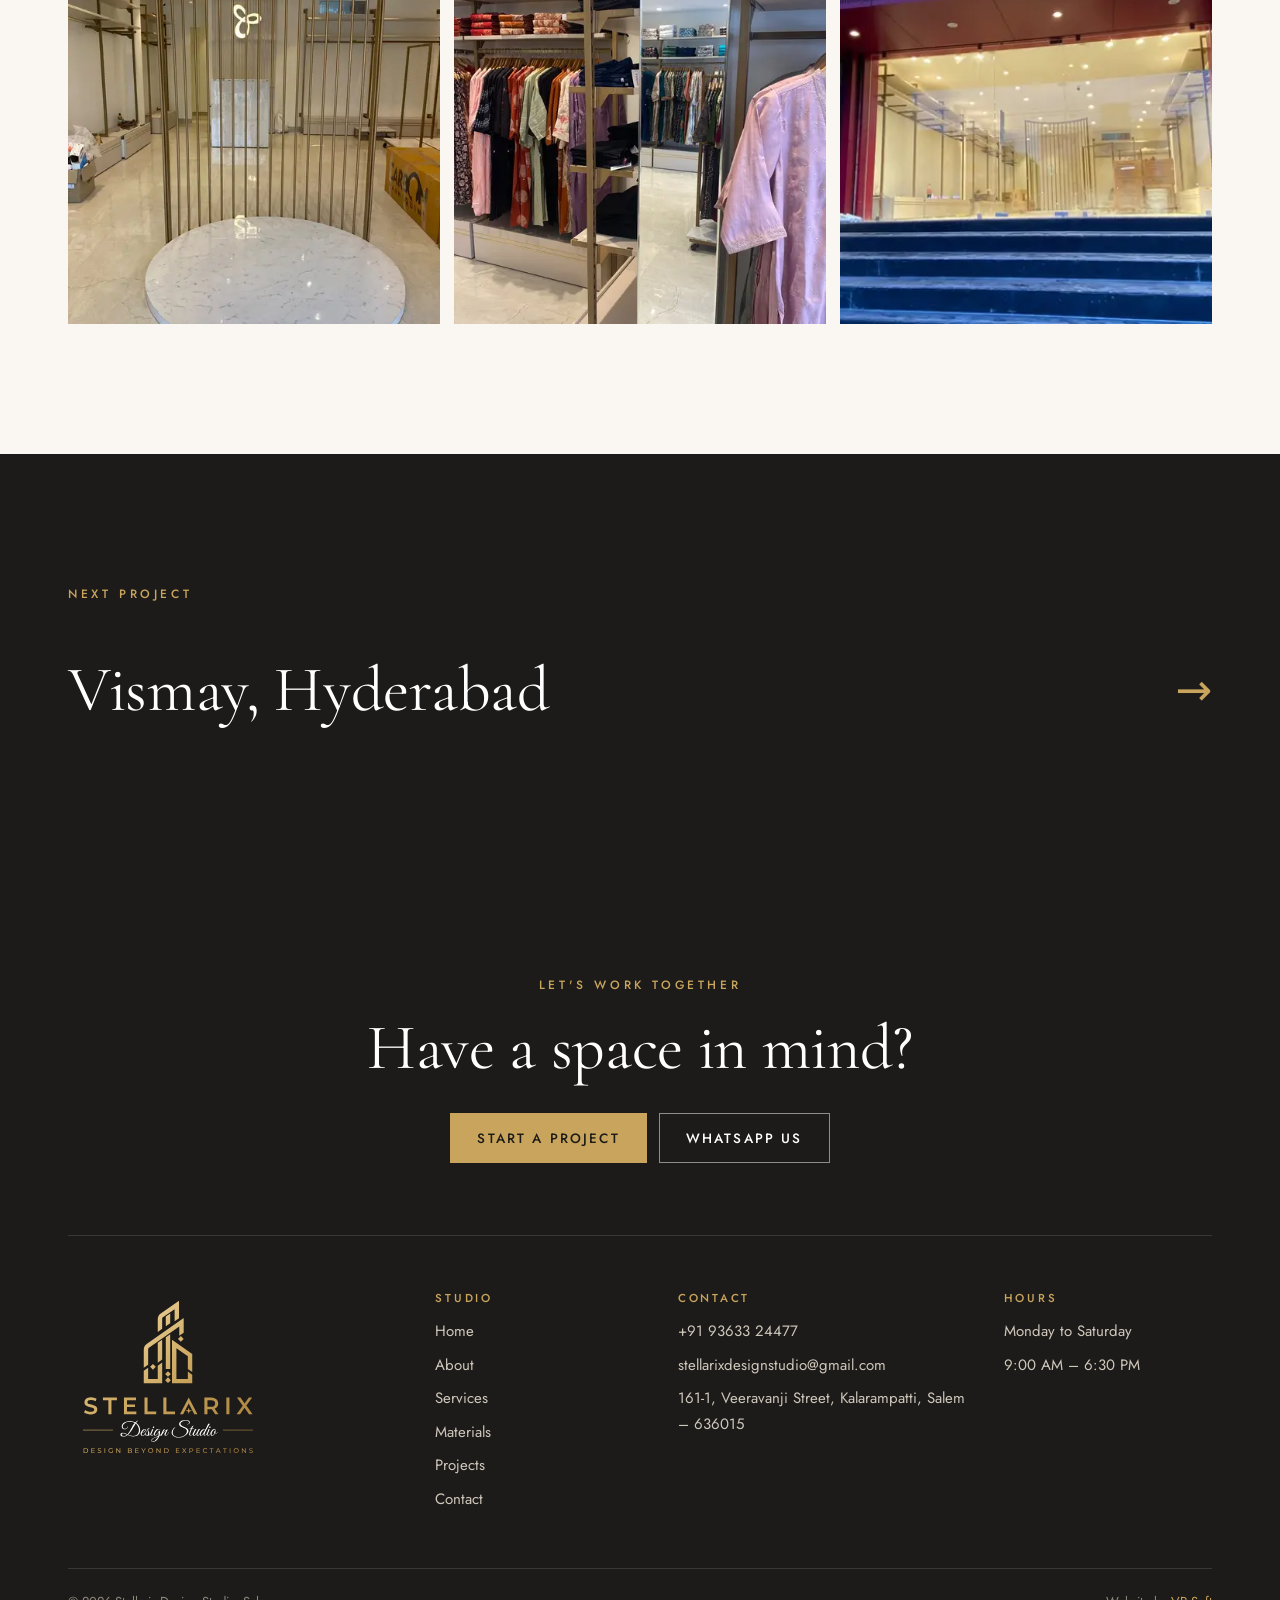
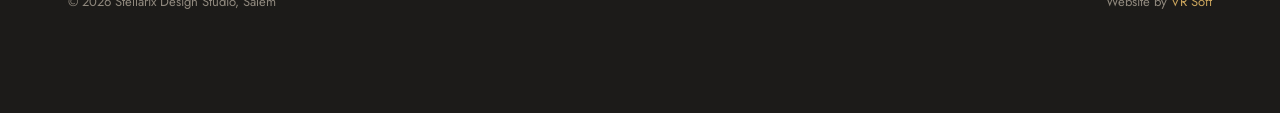
<file: projects/vismay-chennai.html>
<!doctype html>
<html lang="en">
<head>
<meta charset="utf-8">
<meta name="viewport" content="width=device-width,initial-scale=1">
<title>Vismay Fashion Showroom, Chennai | Stellarix Design Studio</title>
<meta name="description" content="Case study: interior design and execution for the Vismay fashion showroom in Chennai, with custom display systems, premium finishes and planned lighting.">
<meta name="robots" content="noindex, nofollow">
<meta property="og:title" content="Vismay Fashion Showroom, Chennai | Stellarix Design Studio">
<meta property="og:description" content="Case study: interior design and execution for the Vismay fashion showroom in Chennai, with custom display systems, premium finishes and planned lighting.">
<meta property="og:image" content="../assets/img/og.jpg">
<meta name="theme-color" content="#1c1b19">
<link rel="icon" type="image/svg+xml" href="../assets/img/favicon.svg">
<link rel="icon" type="image/png" sizes="64x64" href="../assets/img/favicon-64.png">
<link rel="apple-touch-icon" href="../assets/img/apple-touch-icon.png">
<link rel="preconnect" href="https://fonts.googleapis.com">
<link rel="preconnect" href="https://fonts.gstatic.com" crossorigin>
<link rel="stylesheet" href="https://fonts.googleapis.com/css2?family=Jost:wght@300;400;500&family=Cormorant+Garamond:ital,wght@0,400;0,500;1,400;1,500&display=swap">
<link rel="stylesheet" href="../assets/site.css?v=16">
<script>(function(d){d.classList.add('js');try{if(!sessionStorage.getItem('sx-intro')&&!matchMedia('(prefers-reduced-motion: reduce)').matches){d.classList.add('intro');sessionStorage.setItem('sx-intro','1')}}catch(e){}})(document.documentElement)</script>
</head>
<body class="pg-projects">
<div class="loader" aria-hidden="true"><svg class="loader-mark" viewBox="10 6 386 648"><path pathLength="1" d="M124 252 L124 153.8 Q124 125.8 147.30 110.26 L288 11 L288 146.2 L254 170 L254 76.3 L163.82 139.62 Q158 143.5 158 150.5 L158 228.2 Z M186 133.9 L220 110.1 L220 184.8 L186 208.6 Z M16 528 L16 390.3 Q16 360.3 40.96 343.65 L324 144.7 L324 258.2 L290 282 L290 210 L55.82 374.12 Q50 378 50 385 L50 504.2 Z M124 336.2 L158 312.4 L158 464.9 L124 488.7 Z M186 292.8 L220 269 L220 538 L186 538 Z M234 312.8 L390 422 L390 561.2 L356 537.4 L356 439.7 L268 378.1 L268 614 L356 614 L356 557.4 L390 581.2 L390 648 L234 648 Z M16 551 L50 527.2 L50 614 L124 614 L124 511.7 L158 487.9 L158 648 L16 648 Z M302 284 L324 306 L302 328 L280 306 Z M87 499 L109 521 L87 543 L65 521 Z M203 554 L225 576 L203 598 L181 576 Z M203 602 L225 624 L203 646 L181 624 Z"/></svg><span class="loader-name">STELLARIX</span></div>
<div class="progress" aria-hidden="true"></div>
<a class="skip" href="#main">Skip to content</a>
<div class="draft">Review draft</div>
<header class="hdr">
  <div class="wrap hdr-in">
    <a class="brand" href="../index.html" aria-label="Stellarix Design Studio, home"><img class="logo-h" src="../assets/img/logo-horizontal.svg" width="828" height="212" alt="Stellarix Design Studio"></a>
    <nav class="nav" aria-label="Main"><a href="../index.html">Home</a><a href="../about.html">About</a><a href="../services.html">Services</a><a href="../materials.html">Materials</a><a href="../projects.html" aria-current="page">Projects</a><a href="../contact.html">Contact</a></nav>
    <a class="btn btn-gold btn-sm hdr-cta" href="../contact.html">Start a project</a>
    <button class="burger" type="button" aria-label="Open menu" aria-expanded="false" aria-controls="menu"><span></span><span></span></button>
  </div>
</header>
<div class="menu" id="menu" hidden>
  <nav aria-label="Mobile"><a href="../index.html">Home</a><a href="../about.html">About</a><a href="../services.html">Services</a><a href="../materials.html">Materials</a><a href="../projects.html" aria-current="page">Projects</a><a href="../contact.html">Contact</a></nav>
  <div class="menu-foot"><a href="tel:+919363324477">+91 93633 24477</a><a href="https://wa.me/919363324477">WhatsApp us</a></div>
</div>
<main id="main">
<section class="case-hero">
  <div class="case-hero-img" aria-hidden="true"><img src="../assets/img/projects/chennai-2.webp" alt="" fetchpriority="high"></div>
  <div class="hero-shade" aria-hidden="true"></div>
  <div class="wrap case-hero-in">
    <a class="back rise" style="--d:.05s" href="../projects.html">← All projects</a>
    <p class="eyebrow rise" style="--d:.1s">Case study · Chennai, 2026</p>
    <h1 class="display"><span class="line"><span class="rise" style="--d:.2s">Vismay</span></span><span class="line"><span class="rise" style="--d:.35s"><em>Fashion Showroom</em></span></span></h1>
  </div>
</section>

<section class="sec">
  <div class="wrap case-intro">
    <dl class="facts facts-col reveal">
      <div><dt>Client</dt><dd>Vismay</dd></div>
      <div><dt>Location</dt><dd>Chennai, Tamil Nadu</dd></div>
      <div><dt>Year</dt><dd>2026</dd></div>
      <div><dt>Type</dt><dd>Retail / fashion showroom interior</dd></div>
      <div><dt>Scope</dt><dd>Interior design &amp; execution</dd></div>
    </dl>
    <div>
      <p class="eyebrow reveal">The project</p>
      <p class="statement reveal">A contemporary showroom where the product is the hero.</p>
      <p class="lead-muted reveal">Interior design and execution for the Vismay showroom in Chennai, with a contemporary retail layout, custom display systems, premium finishes and carefully planned lighting.</p>
    </div>
  </div>
</section>

<section class="sec sec-sand">
  <div class="wrap">
    <div class="sec-head"><p class="eyebrow reveal">Design highlights</p><h2 class="display reveal">What we built</h2></div>
    <div class="highlights">
      <article class="hl reveal">
        <div class="hl-img img-reveal"><img src="../assets/img/projects/chennai-1.webp" width="1050" height="1400" loading="lazy" alt="Mannequins on a round marble plinth framed by a curved brass-finish screen"></div>
        <h3>A sculptural display</h3><p>A curved brass-finish screen frames a round marble plinth, giving the key looks a stage of their own on the showroom floor.</p>
      </article>
      <article class="hl reveal" style="--d:.1s">
        <div class="hl-img img-reveal"><img src="../assets/img/projects/chennai-3.webp" width="1050" height="1400" loading="lazy" alt="Wall shelving and hanging rails along a showroom wall"></div>
        <h3>Custom wall systems</h3><p>Brass-finish shelving above hanging rails keeps the full range visible and easy to browse, from folded stock to hanging garments.</p>
      </article>
      <article class="hl reveal" style="--d:.2s">
        <div class="hl-img img-reveal"><img src="../assets/img/projects/chennai-2.webp" width="1400" height="1050" loading="lazy" alt="Feature wall with folded stock on shelves above and garment rails below"></div>
        <h3>Feature walls, well lit</h3><p>Bright, even lighting shows true colours, while open shelving and rails present each collection clearly from across the floor.</p>
      </article>
    </div>
  </div>
</section>

<section class="sec">
  <div class="wrap">
    <div class="sec-head"><p class="eyebrow reveal">Gallery</p><h2 class="display reveal">Inside the showroom</h2></div>
    <div class="gal-grid">
      <a class="img-reveal" href="../assets/img/projects/chennai-1.webp"><img src="../assets/img/projects/chennai-1-sm.webp" width="480" height="640" loading="lazy" alt="Mannequins on a round marble plinth framed by a curved brass-finish screen"></a>
      <a class="img-reveal" style="--d:.08s" href="../assets/img/projects/chennai-2.webp"><img src="../assets/img/projects/chennai-2-sm.webp" width="640" height="480" loading="lazy" alt="Feature wall with folded stock on shelves above and garment rails below"></a>
      <a class="img-reveal" style="--d:.16s" href="../assets/img/projects/chennai-3.webp"><img src="../assets/img/projects/chennai-3-sm.webp" width="480" height="640" loading="lazy" alt="Wall shelving and hanging rails along the showroom wall under recessed ceiling lights"></a>
      <a class="img-reveal" href="../assets/img/projects/chennai-4.webp"><img src="../assets/img/projects/chennai-4-sm.webp" width="480" height="640" loading="lazy" alt="The curved brass-finish screen and marble plinth before styling"></a>
      <a class="img-reveal" style="--d:.08s" href="../assets/img/projects/chennai-5.webp"><img src="../assets/img/projects/chennai-5-sm.webp" width="480" height="640" loading="lazy" alt="Garment rails, open shelving and a full-height mirror"></a>
      <a class="img-reveal" style="--d:.16s" href="../assets/img/projects/chennai-6.webp"><img src="../assets/img/projects/chennai-6-sm.webp" width="640" height="360" loading="lazy" alt="The Vismay Chennai storefront with its full-glass frontage"></a>
    </div>
  </div>
</section>

<section class="sec sec-dark next-proj">
  <div class="wrap next-in reveal">
    <p class="eyebrow">Next project</p>
    <a class="next-link" href="../projects/vismay-hyderabad.html"><span class="display">Vismay, Hyderabad</span><span class="next-arrow" aria-hidden="true">→</span></a>
  </div>
</section>

<dialog class="lb" id="lb" aria-label="Photo viewer"><button class="lb-x" type="button" aria-label="Close">×</button><button class="lb-nav lb-prev" type="button" aria-label="Previous photo">‹</button><img alt=""><button class="lb-nav lb-next" type="button" aria-label="Next photo">›</button><p class="lb-cap"></p></dialog>

</main>
<footer class="ftr">
  <div class="wrap">
    <div class="ftr-cta reveal">
      <p class="eyebrow">Let's work together</p>
      <h2 class="display">Have a space in mind?</h2>
      <div class="btns"><a class="btn btn-gold" href="../contact.html">Start a project</a><a class="btn btn-line" href="https://wa.me/919363324477">WhatsApp us</a></div>
    </div>
    <div class="ftr-grid">
      <div><img class="logo-stacked" src="../assets/img/logo-stacked.svg" width="1000" height="854" alt="Stellarix Design Studio: Design Beyond Expectations"></div>
      <div><h3>Studio</h3><ul><li><a href="../index.html">Home</a></li><li><a href="../about.html">About</a></li><li><a href="../services.html">Services</a></li><li><a href="../materials.html">Materials</a></li><li><a href="../projects.html">Projects</a></li><li><a href="../contact.html">Contact</a></li></ul></div>
      <div><h3>Contact</h3><ul><li><a href="tel:+919363324477">+91 93633 24477</a></li><li><a href="mailto:stellarixdesignstudio@gmail.com">stellarixdesignstudio@gmail.com</a></li><li>161-1, Veeravanji Street, Kalarampatti, Salem – 636015</li></ul></div>
      <div><h3>Hours</h3><ul><li>Monday to Saturday</li><li>9:00 AM – 6:30 PM</li></ul></div>
    </div>
    <div class="ftr-base"><span>© <span data-year>2026</span> Stellarix Design Studio, Salem</span><span>Website by <a href="https://vrsoft.in">VR Soft</a></span></div>
  </div>
</footer>
<a class="fab" href="https://wa.me/919363324477" aria-label="Chat on WhatsApp"><svg viewBox="0 0 24 24" aria-hidden="true"><path d="M12 2a10 10 0 0 0-8.6 15.1L2 22l5-1.3A10 10 0 1 0 12 2zm5.3 14.1c-.2.6-1.3 1.2-1.8 1.2-.5.1-1 .2-3.3-.7-2.8-1.1-4.5-3.9-4.7-4.1-.1-.2-1.1-1.5-1.1-2.8s.7-2 1-2.3c.2-.3.5-.3.7-.3h.5c.2 0 .4 0 .6.5l.8 2c.1.2.1.4 0 .5l-.3.5-.4.4c-.1.1-.3.3-.1.6.2.3.8 1.3 1.7 2.1 1.2 1 2.1 1.3 2.4 1.5.3.1.5.1.6-.1l.9-1.1c.2-.3.4-.2.7-.1l1.9.9c.3.1.5.2.5.3.1.2.1.7-.1 1.4z"/></svg></a>
<script src="../assets/site.js?v=16" defer></script>
</body>
</html>
</file>
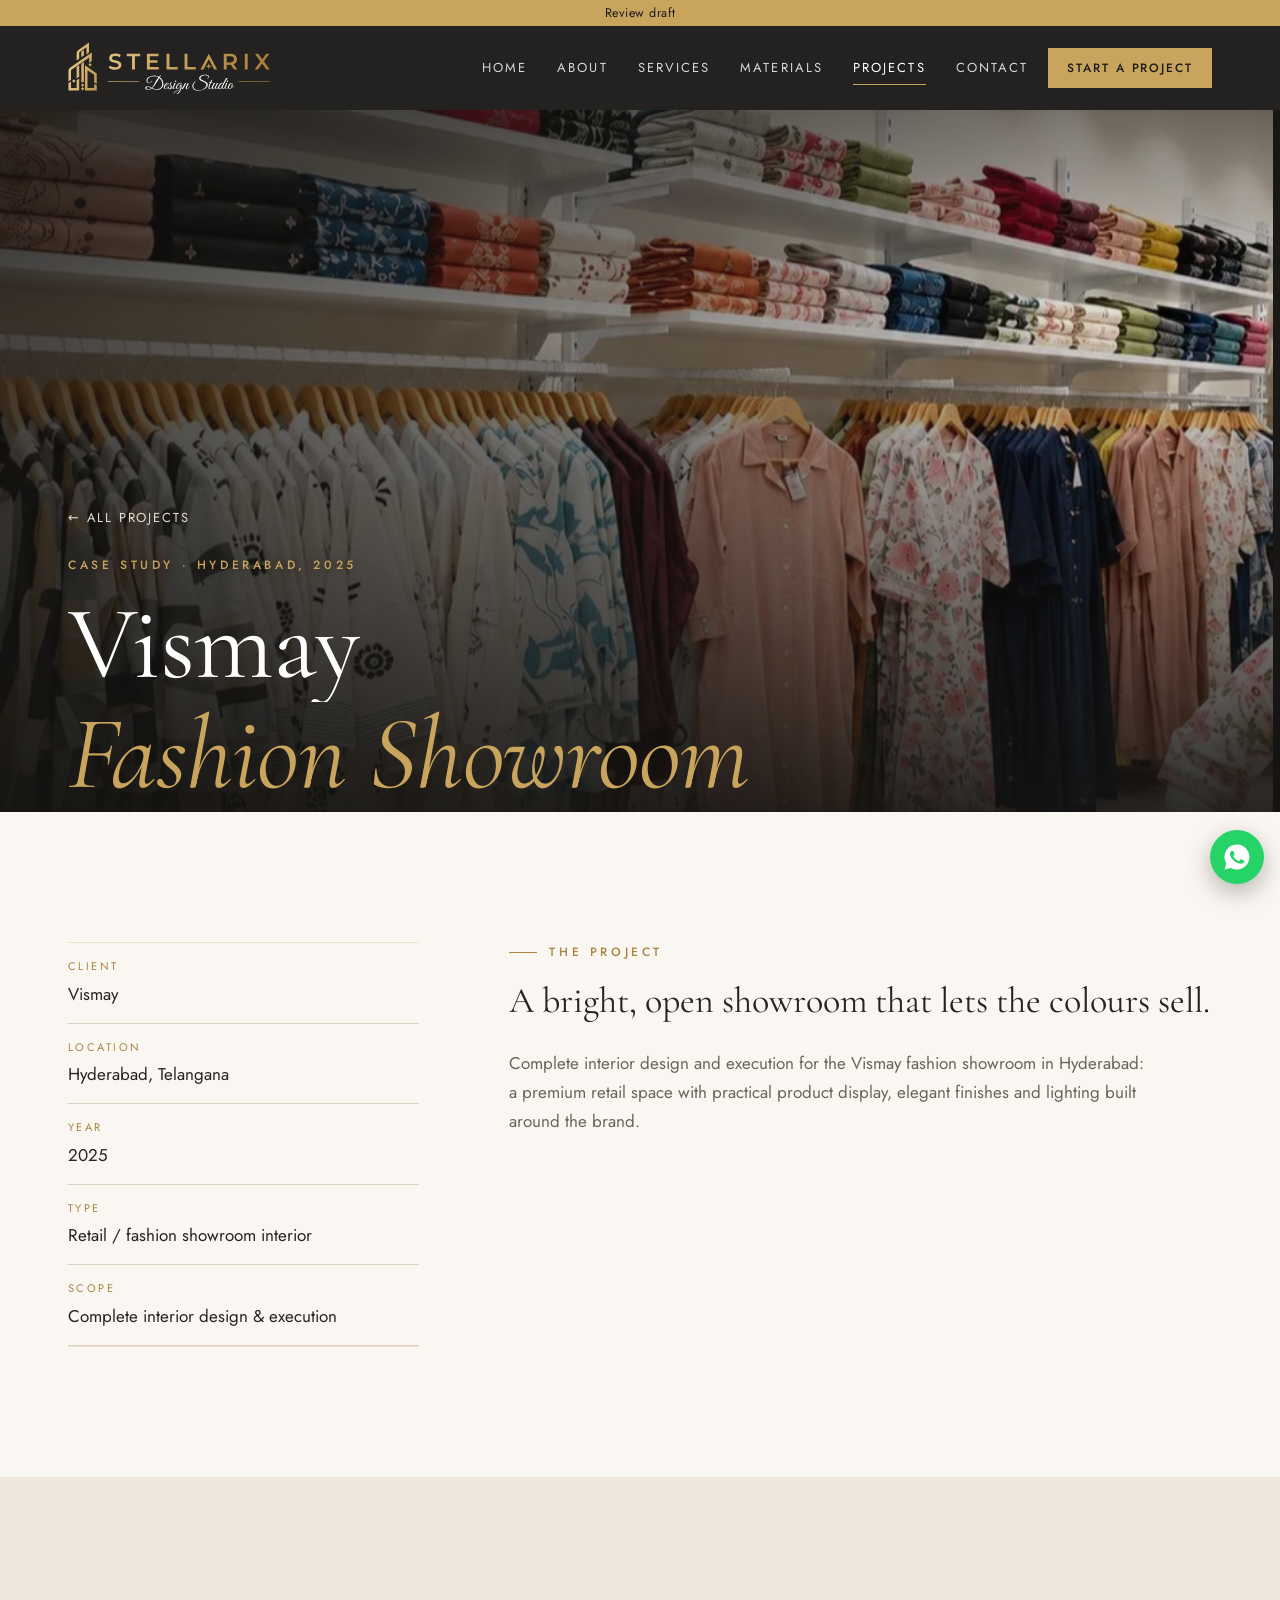
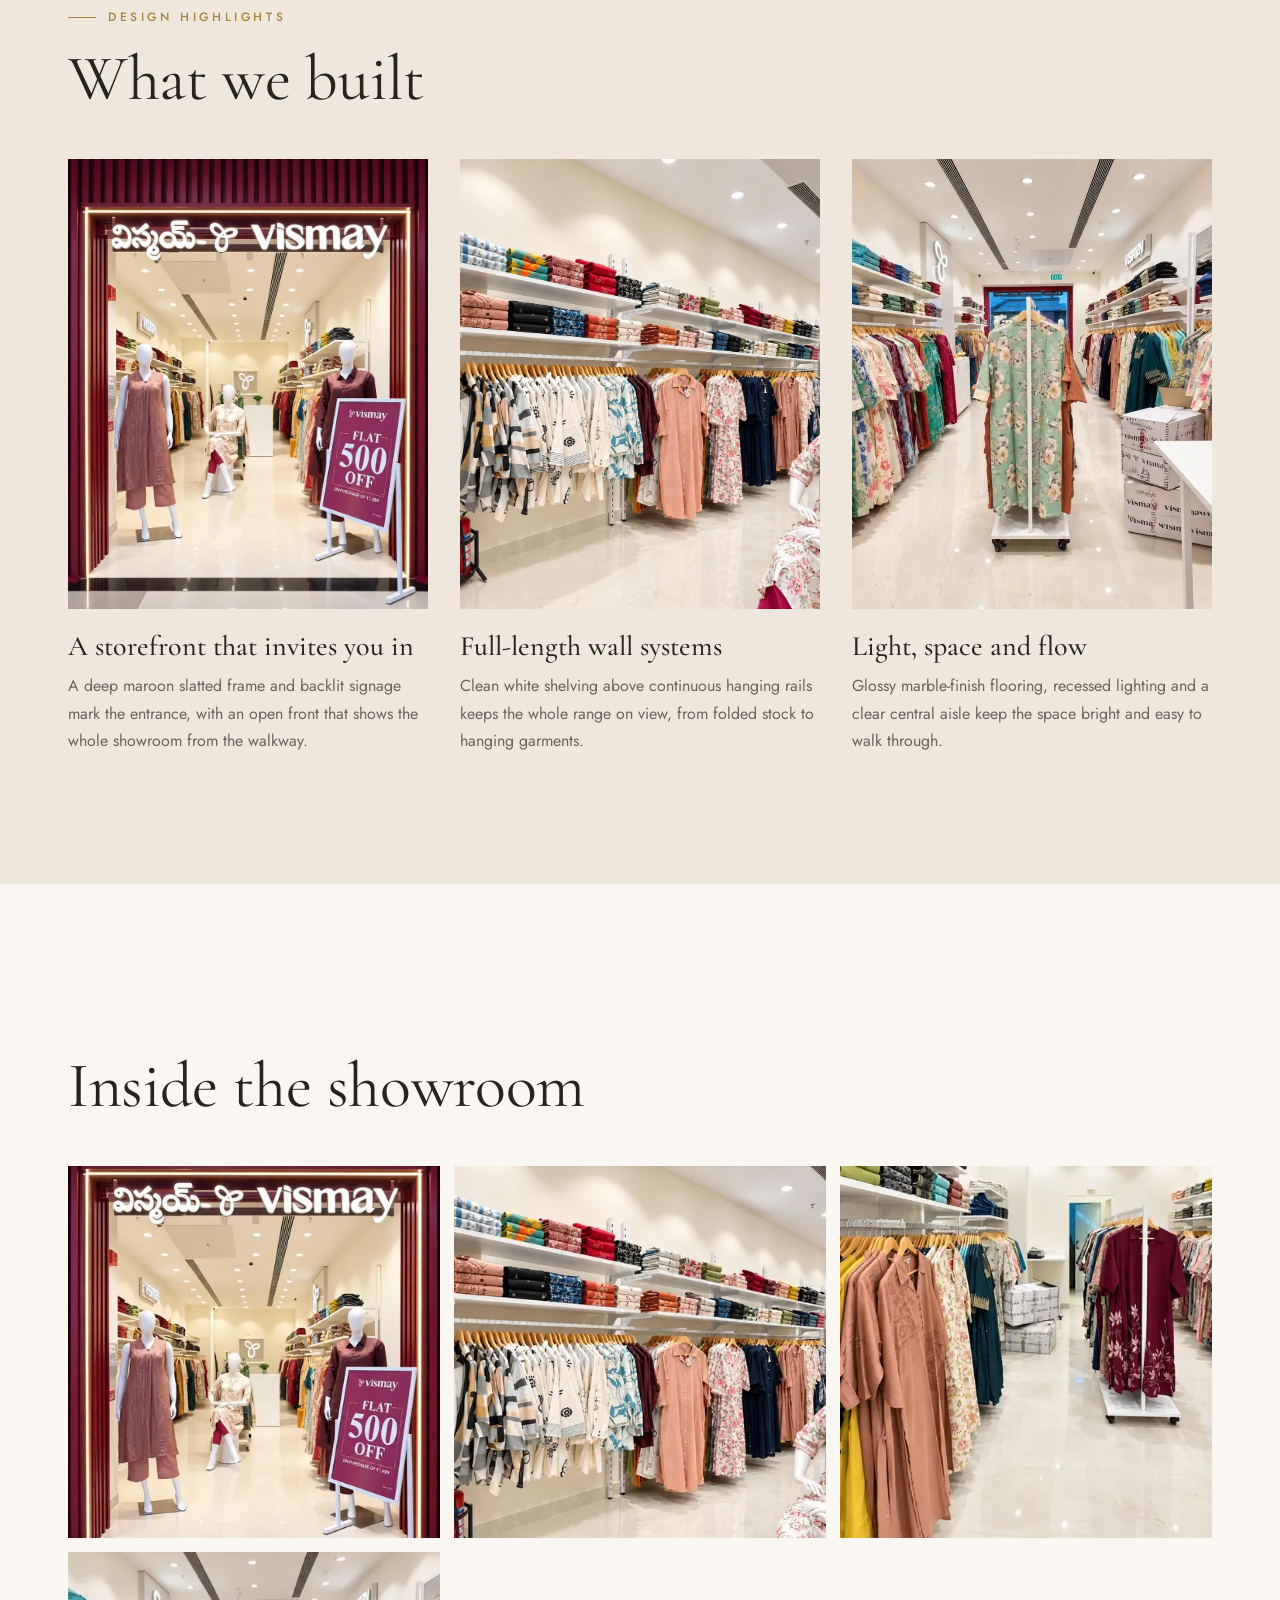
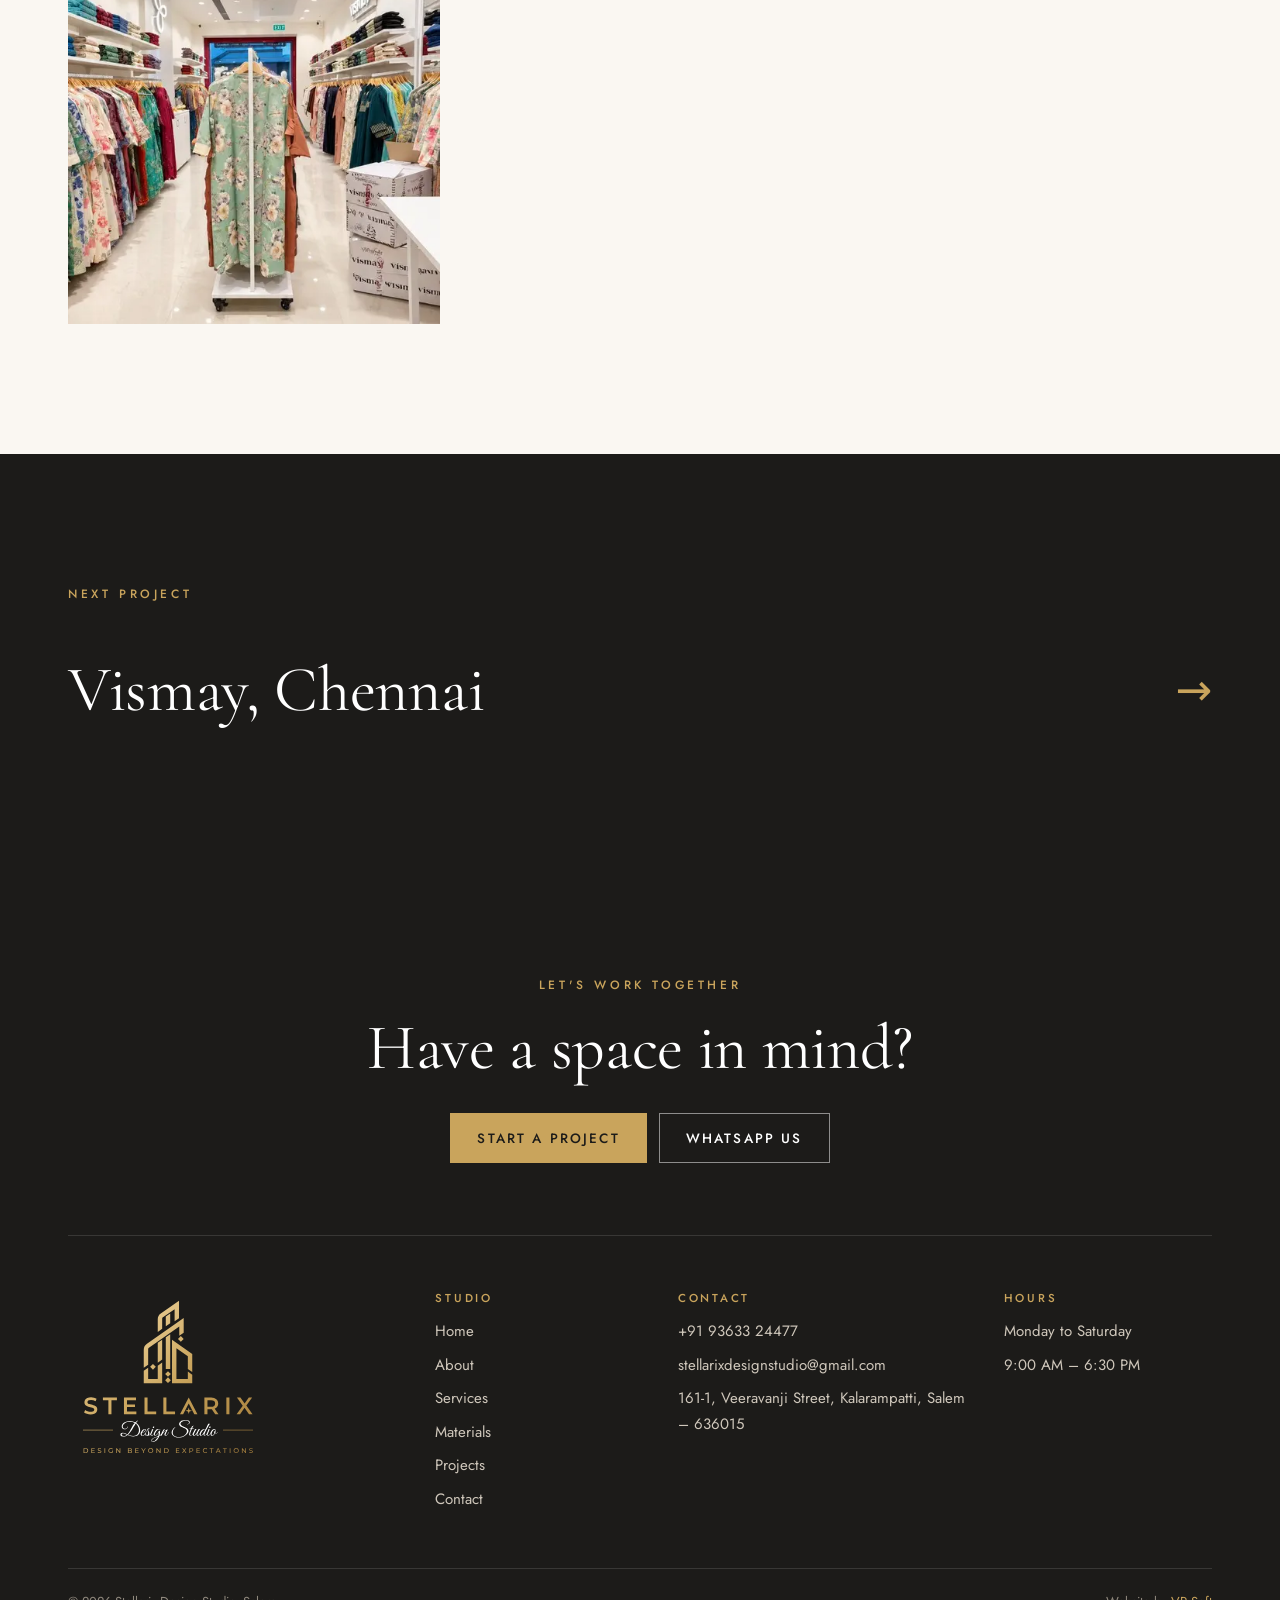
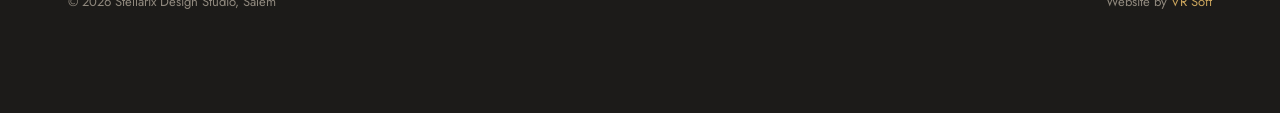
<file: projects/vismay-hyderabad.html>
<!doctype html>
<html lang="en">
<head>
<meta charset="utf-8">
<meta name="viewport" content="width=device-width,initial-scale=1">
<title>Vismay Fashion Showroom, Hyderabad | Stellarix Design Studio</title>
<meta name="description" content="Case study: complete interior design and execution for the Vismay fashion showroom in Hyderabad, with white wall display systems, marble-finish flooring and clean, even lighting.">
<meta name="robots" content="noindex, nofollow">
<meta property="og:title" content="Vismay Fashion Showroom, Hyderabad | Stellarix Design Studio">
<meta property="og:description" content="Case study: complete interior design and execution for the Vismay fashion showroom in Hyderabad, with white wall display systems, marble-finish flooring and clean, even lighting.">
<meta property="og:image" content="../assets/img/og.jpg">
<meta name="theme-color" content="#1c1b19">
<link rel="icon" type="image/svg+xml" href="../assets/img/favicon.svg">
<link rel="icon" type="image/png" sizes="64x64" href="../assets/img/favicon-64.png">
<link rel="apple-touch-icon" href="../assets/img/apple-touch-icon.png">
<link rel="preconnect" href="https://fonts.googleapis.com">
<link rel="preconnect" href="https://fonts.gstatic.com" crossorigin>
<link rel="stylesheet" href="https://fonts.googleapis.com/css2?family=Jost:wght@300;400;500&family=Cormorant+Garamond:ital,wght@0,400;0,500;1,400;1,500&display=swap">
<link rel="stylesheet" href="../assets/site.css?v=16">
<script>(function(d){d.classList.add('js');try{if(!sessionStorage.getItem('sx-intro')&&!matchMedia('(prefers-reduced-motion: reduce)').matches){d.classList.add('intro');sessionStorage.setItem('sx-intro','1')}}catch(e){}})(document.documentElement)</script>
</head>
<body class="pg-projects">
<div class="loader" aria-hidden="true"><svg class="loader-mark" viewBox="10 6 386 648"><path pathLength="1" d="M124 252 L124 153.8 Q124 125.8 147.30 110.26 L288 11 L288 146.2 L254 170 L254 76.3 L163.82 139.62 Q158 143.5 158 150.5 L158 228.2 Z M186 133.9 L220 110.1 L220 184.8 L186 208.6 Z M16 528 L16 390.3 Q16 360.3 40.96 343.65 L324 144.7 L324 258.2 L290 282 L290 210 L55.82 374.12 Q50 378 50 385 L50 504.2 Z M124 336.2 L158 312.4 L158 464.9 L124 488.7 Z M186 292.8 L220 269 L220 538 L186 538 Z M234 312.8 L390 422 L390 561.2 L356 537.4 L356 439.7 L268 378.1 L268 614 L356 614 L356 557.4 L390 581.2 L390 648 L234 648 Z M16 551 L50 527.2 L50 614 L124 614 L124 511.7 L158 487.9 L158 648 L16 648 Z M302 284 L324 306 L302 328 L280 306 Z M87 499 L109 521 L87 543 L65 521 Z M203 554 L225 576 L203 598 L181 576 Z M203 602 L225 624 L203 646 L181 624 Z"/></svg><span class="loader-name">STELLARIX</span></div>
<div class="progress" aria-hidden="true"></div>
<a class="skip" href="#main">Skip to content</a>
<div class="draft">Review draft</div>
<header class="hdr">
  <div class="wrap hdr-in">
    <a class="brand" href="../index.html" aria-label="Stellarix Design Studio, home"><img class="logo-h" src="../assets/img/logo-horizontal.svg" width="828" height="212" alt="Stellarix Design Studio"></a>
    <nav class="nav" aria-label="Main"><a href="../index.html">Home</a><a href="../about.html">About</a><a href="../services.html">Services</a><a href="../materials.html">Materials</a><a href="../projects.html" aria-current="page">Projects</a><a href="../contact.html">Contact</a></nav>
    <a class="btn btn-gold btn-sm hdr-cta" href="../contact.html">Start a project</a>
    <button class="burger" type="button" aria-label="Open menu" aria-expanded="false" aria-controls="menu"><span></span><span></span></button>
  </div>
</header>
<div class="menu" id="menu" hidden>
  <nav aria-label="Mobile"><a href="../index.html">Home</a><a href="../about.html">About</a><a href="../services.html">Services</a><a href="../materials.html">Materials</a><a href="../projects.html" aria-current="page">Projects</a><a href="../contact.html">Contact</a></nav>
  <div class="menu-foot"><a href="tel:+919363324477">+91 93633 24477</a><a href="https://wa.me/919363324477">WhatsApp us</a></div>
</div>
<main id="main">
<section class="case-hero">
  <div class="case-hero-img" aria-hidden="true"><img src="../assets/img/projects/hyderabad-1.webp" alt="" fetchpriority="high"></div>
  <div class="hero-shade" aria-hidden="true"></div>
  <div class="wrap case-hero-in">
    <a class="back rise" style="--d:.05s" href="../projects.html">← All projects</a>
    <p class="eyebrow rise" style="--d:.1s">Case study · Hyderabad, 2025</p>
    <h1 class="display"><span class="line"><span class="rise" style="--d:.2s">Vismay</span></span><span class="line"><span class="rise" style="--d:.35s"><em>Fashion Showroom</em></span></span></h1>
  </div>
</section>

<section class="sec">
  <div class="wrap case-intro">
    <dl class="facts facts-col reveal">
      <div><dt>Client</dt><dd>Vismay</dd></div>
      <div><dt>Location</dt><dd>Hyderabad, Telangana</dd></div>
      <div><dt>Year</dt><dd>2025</dd></div>
      <div><dt>Type</dt><dd>Retail / fashion showroom interior</dd></div>
      <div><dt>Scope</dt><dd>Complete interior design &amp; execution</dd></div>
    </dl>
    <div>
      <p class="eyebrow reveal">The project</p>
      <p class="statement reveal">A bright, open showroom that lets the colours sell.</p>
      <p class="lead-muted reveal">Complete interior design and execution for the Vismay fashion showroom in Hyderabad: a premium retail space with practical product display, elegant finishes and lighting built around the brand.</p>
    </div>
  </div>
</section>

<section class="sec sec-sand">
  <div class="wrap">
    <div class="sec-head"><p class="eyebrow reveal">Design highlights</p><h2 class="display reveal">What we built</h2></div>
    <div class="highlights">
      <article class="hl reveal">
        <div class="hl-img img-reveal"><img src="../assets/img/projects/hyderabad-4.webp" width="886" height="1181" loading="lazy" alt="Storefront with a maroon slatted frame, backlit Vismay signage and mannequins at the entrance"></div>
        <h3>A storefront that invites you in</h3><p>A deep maroon slatted frame and backlit signage mark the entrance, with an open front that shows the whole showroom from the walkway.</p>
      </article>
      <article class="hl reveal" style="--d:.1s">
        <div class="hl-img img-reveal"><img src="../assets/img/projects/hyderabad-1.webp" width="962" height="1280" loading="lazy" alt="Long wall of white shelving with folded stock above and garment rails below"></div>
        <h3>Full-length wall systems</h3><p>Clean white shelving above continuous hanging rails keeps the whole range on view, from folded stock to hanging garments.</p>
      </article>
      <article class="hl reveal" style="--d:.2s">
        <div class="hl-img img-reveal"><img src="../assets/img/projects/hyderabad-3.webp" width="720" height="960" loading="lazy" alt="Central aisle with marble-finish flooring, recessed ceiling lights and mobile garment rails"></div>
        <h3>Light, space and flow</h3><p>Glossy marble-finish flooring, recessed lighting and a clear central aisle keep the space bright and easy to walk through.</p>
      </article>
    </div>
  </div>
</section>

<section class="sec">
  <div class="wrap">
    <div class="sec-head"><p class="eyebrow reveal">Gallery</p><h2 class="display reveal">Inside the showroom</h2></div>
    <div class="gal-grid">
      <a class="img-reveal" href="../assets/img/projects/hyderabad-4.webp"><img src="../assets/img/projects/hyderabad-4-sm.webp" width="480" height="640" loading="lazy" alt="The Vismay Hyderabad storefront with its maroon slatted frame and backlit signage"></a>
      <a class="img-reveal" style="--d:.08s" href="../assets/img/projects/hyderabad-1.webp"><img src="../assets/img/projects/hyderabad-1-sm.webp" width="480" height="640" loading="lazy" alt="White wall shelving with folded stock above and garment rails below"></a>
      <a class="img-reveal" style="--d:.16s" href="../assets/img/projects/hyderabad-2.webp"><img src="../assets/img/projects/hyderabad-2-sm.webp" width="480" height="640" loading="lazy" alt="Garment rails and a mobile rail on marble-finish flooring"></a>
      <a class="img-reveal" href="../assets/img/projects/hyderabad-3.webp"><img src="../assets/img/projects/hyderabad-3-sm.webp" width="480" height="640" loading="lazy" alt="The central aisle under recessed ceiling lights and linear air vents"></a>
    </div>
  </div>
</section>

<section class="sec sec-dark next-proj">
  <div class="wrap next-in reveal">
    <p class="eyebrow">Next project</p>
    <a class="next-link" href="../projects/vismay-chennai.html"><span class="display">Vismay, Chennai</span><span class="next-arrow" aria-hidden="true">→</span></a>
  </div>
</section>

<dialog class="lb" id="lb" aria-label="Photo viewer"><button class="lb-x" type="button" aria-label="Close">×</button><button class="lb-nav lb-prev" type="button" aria-label="Previous photo">‹</button><img alt=""><button class="lb-nav lb-next" type="button" aria-label="Next photo">›</button><p class="lb-cap"></p></dialog>

</main>
<footer class="ftr">
  <div class="wrap">
    <div class="ftr-cta reveal">
      <p class="eyebrow">Let's work together</p>
      <h2 class="display">Have a space in mind?</h2>
      <div class="btns"><a class="btn btn-gold" href="../contact.html">Start a project</a><a class="btn btn-line" href="https://wa.me/919363324477">WhatsApp us</a></div>
    </div>
    <div class="ftr-grid">
      <div><img class="logo-stacked" src="../assets/img/logo-stacked.svg" width="1000" height="854" alt="Stellarix Design Studio: Design Beyond Expectations"></div>
      <div><h3>Studio</h3><ul><li><a href="../index.html">Home</a></li><li><a href="../about.html">About</a></li><li><a href="../services.html">Services</a></li><li><a href="../materials.html">Materials</a></li><li><a href="../projects.html">Projects</a></li><li><a href="../contact.html">Contact</a></li></ul></div>
      <div><h3>Contact</h3><ul><li><a href="tel:+919363324477">+91 93633 24477</a></li><li><a href="mailto:stellarixdesignstudio@gmail.com">stellarixdesignstudio@gmail.com</a></li><li>161-1, Veeravanji Street, Kalarampatti, Salem – 636015</li></ul></div>
      <div><h3>Hours</h3><ul><li>Monday to Saturday</li><li>9:00 AM – 6:30 PM</li></ul></div>
    </div>
    <div class="ftr-base"><span>© <span data-year>2026</span> Stellarix Design Studio, Salem</span><span>Website by <a href="https://vrsoft.in">VR Soft</a></span></div>
  </div>
</footer>
<a class="fab" href="https://wa.me/919363324477" aria-label="Chat on WhatsApp"><svg viewBox="0 0 24 24" aria-hidden="true"><path d="M12 2a10 10 0 0 0-8.6 15.1L2 22l5-1.3A10 10 0 1 0 12 2zm5.3 14.1c-.2.6-1.3 1.2-1.8 1.2-.5.1-1 .2-3.3-.7-2.8-1.1-4.5-3.9-4.7-4.1-.1-.2-1.1-1.5-1.1-2.8s.7-2 1-2.3c.2-.3.5-.3.7-.3h.5c.2 0 .4 0 .6.5l.8 2c.1.2.1.4 0 .5l-.3.5-.4.4c-.1.1-.3.3-.1.6.2.3.8 1.3 1.7 2.1 1.2 1 2.1 1.3 2.4 1.5.3.1.5.1.6-.1l.9-1.1c.2-.3.4-.2.7-.1l1.9.9c.3.1.5.2.5.3.1.2.1.7-.1 1.4z"/></svg></a>
<script src="../assets/site.js?v=16" defer></script>
</body>
</html>
</file>
<file: assets/site.css>
/* Stellarix Design Studio: charcoal, warm sand and gold, from the studio sign. Mobile-first, no frameworks. */
:root {
  --char: #1c1b19; --char-2: #262420; --char-3: #312e29; --gold: #c9a45c; --gold-2: #a8843f; --gold-soft: rgba(201, 164, 92, .28);
  --sand: #efe7dc; --sand-2: #e2d5c2; --paper: #faf7f2; --ink: #26241f; --ink-2: #6a645b; --line: #ddd1c1; --line-dk: rgba(255, 255, 255, .12);
  --serif: 'Cormorant Garamond', Georgia, serif; --sans: 'Jost', system-ui, sans-serif;
  --ease: cubic-bezier(.2, .7, .1, 1); --hdr: 68px;
}
@view-transition { navigation: auto; }
::view-transition-old(root), ::view-transition-new(root) { animation-duration: .35s; }

*, *::before, *::after { box-sizing: border-box; }
html { scroll-behavior: smooth; scroll-padding-top: calc(var(--hdr) + 12px); -webkit-text-size-adjust: 100%; }
body { margin: 0; font: 400 16px/1.7 var(--sans); color: var(--ink); background: var(--paper); overflow-x: hidden; }
img { max-width: 100%; height: auto; display: block; }
a { color: inherit; }
h1, h2, h3 { margin: 0; font-weight: 500; line-height: 1.12; }
p { margin: 0 0 1em; }
.wrap { width: 100%; max-width: 1200px; margin: 0 auto; padding: 0 16px; }
.skip { position: absolute; left: -999px; top: 8px; z-index: 100; background: var(--gold); color: var(--char); padding: 8px 14px; }
.skip:focus { left: 8px; }
a:focus-visible, button:focus-visible, summary:focus-visible { outline: 2px solid var(--gold); outline-offset: 3px; }

.draft { position: relative; z-index: 40; background: var(--gold); color: var(--char); font-size: 12.5px; text-align: center; padding: 0 16px; height: 26px; line-height: 26px; white-space: nowrap; overflow: hidden; text-overflow: ellipsis; letter-spacing: .04em; }

/* Type */
.eyebrow { font-size: 12px; letter-spacing: .3em; text-transform: uppercase; color: var(--gold-2); margin: 0 0 16px; font-weight: 500; }
.sec-dark .eyebrow, .hero .eyebrow, .page-head .eyebrow, .case-hero .eyebrow, .ftr .eyebrow { color: var(--gold); }
.display { font-family: var(--serif); font-weight: 400; font-size: clamp(36px, 7vw, 64px); letter-spacing: -.005em; }
.display em, .statement em { font-style: italic; color: var(--gold-2); }
.sec-dark .display em, .hero .display em, .page-head .display em, .case-hero .display em { color: var(--gold); }
.display-sm { font-family: var(--serif); font-weight: 500; font-size: clamp(28px, 4.4vw, 38px); }
.statement { font-family: var(--serif); font-size: clamp(24px, 3.6vw, 36px); line-height: 1.3; margin-bottom: 24px; }
.statement.narrow { max-width: 30em; }
.lead-muted { color: var(--ink-2); font-size: 17px; max-width: 38em; }
.link-arrow { display: inline-flex; gap: 10px; align-items: center; text-decoration: none; font-size: 14px; letter-spacing: .16em; text-transform: uppercase; color: var(--gold-2); border-bottom: 1px solid currentColor; padding-bottom: 4px; }
.link-arrow span { transition: transform .3s var(--ease); }
.link-arrow:hover span { transform: translateX(6px); }
.num { font-family: var(--serif); color: var(--gold-2); font-size: 22px; }

/* Buttons */
.btns { display: flex; flex-wrap: wrap; gap: 12px; }
.btn { position: relative; display: inline-flex; align-items: center; justify-content: center; min-height: 50px; padding: 0 26px; border-radius: 0;
  font: 500 13.5px var(--sans); letter-spacing: .16em; text-transform: uppercase; text-decoration: none; border: 1px solid transparent; cursor: pointer;
  overflow: hidden; isolation: isolate; transition: color .35s var(--ease), border-color .35s; }
.btn::before { content: ""; position: absolute; inset: 0; z-index: -1; transform: scaleX(0); transform-origin: right; transition: transform .45s var(--ease); }
.btn:hover::before { transform: scaleX(1); transform-origin: left; }
.btn-sm { min-height: 40px; padding: 0 18px; font-size: 12px; }
.btn-gold { background: var(--gold); color: var(--char); }
.btn-gold::before { background: #fff; }
.btn-line { border-color: rgba(255, 255, 255, .5); color: #fff; }
.btn-line::before { background: var(--gold); }
.btn-line:hover { color: var(--char); border-color: var(--gold); }
.btn-line-dark { border-color: var(--char); color: var(--char); background: transparent; }
.btn-line-dark::before { background: var(--char); }
.btn-line-dark:hover { color: #fff; }

/* Header */
.hdr { position: sticky; top: 0; z-index: 50; background: rgba(28, 27, 25, .97); color: #fff; transition: background .4s, box-shadow .4s; }
.has-hero .hdr { position: fixed; left: 0; right: 0; top: auto; background: transparent; }
.has-hero .draft + .hdr { top: 26px; }
.hdr.is-solid, .has-hero .hdr.is-solid { background: rgba(28, 27, 25, .96); box-shadow: 0 8px 30px rgba(0, 0, 0, .18); top: 0; }
.hdr-in { display: flex; align-items: center; gap: 20px; height: var(--hdr); }
.brand { text-decoration: none; margin-right: auto; }
.wm { display: inline-flex; flex-direction: column; line-height: 1.05; }
.wm-name { font-size: 19px; letter-spacing: .34em; font-weight: 400; }
.wm-sub { font-size: 9px; letter-spacing: .47em; color: var(--gold); margin-top: 4px; }
.wm-lg .wm-name { font-size: 26px; }
.wm-lg .wm-sub { font-size: 11px; }
.nav { display: none; gap: 30px; font-size: 13px; letter-spacing: .16em; text-transform: uppercase; }
.nav a { position: relative; text-decoration: none; opacity: .82; padding: 6px 0; transition: opacity .3s; }
.nav a::after { content: ""; position: absolute; left: 0; right: 0; bottom: 0; height: 1px; background: var(--gold); transform: scaleX(0); transform-origin: right; transition: transform .4s var(--ease); }
.nav a:hover, .nav a[aria-current] { opacity: 1; }
.nav a:hover::after, .nav a[aria-current]::after { transform: scaleX(1); transform-origin: left; }
.hdr-cta { display: none; }
.burger { width: 44px; height: 44px; background: none; border: 0; cursor: pointer; display: grid; place-content: center; gap: 7px; padding: 0; }
.burger span { display: block; width: 26px; height: 1.5px; background: #fff; transition: transform .4s var(--ease); }
.burger[aria-expanded="true"] span:first-child { transform: translateY(4.25px) rotate(45deg); }
.burger[aria-expanded="true"] span:last-child { transform: translateY(-4.25px) rotate(-45deg); }

/* Mobile menu */
.menu { position: fixed; inset: 0; z-index: 45; background: var(--char); color: #fff; display: flex; flex-direction: column; justify-content: center; padding: 90px 28px 40px;
  opacity: 0; visibility: hidden; transition: opacity .4s var(--ease), visibility .4s; }
.menu[hidden] { display: flex; }
.menu.is-open { opacity: 1; visibility: visible; }
.menu nav { display: grid; gap: 6px; }
.menu nav a { font-family: var(--serif); font-size: clamp(26px, 7.5vw, 34px); padding: 4px 0; text-decoration: none; opacity: 0; transform: translateY(20px); transition: opacity .5s var(--ease), transform .5s var(--ease), color .3s; }
.menu nav a[aria-current], .menu nav a:hover { color: var(--gold); }
.menu.is-open nav a { opacity: 1; transform: none; }
.menu.is-open nav a:nth-child(2) { transition-delay: .05s; } .menu.is-open nav a:nth-child(3) { transition-delay: .1s; }
.menu.is-open nav a:nth-child(4) { transition-delay: .15s; } .menu.is-open nav a:nth-child(5) { transition-delay: .2s; }
.menu-foot { display: grid; gap: 8px; margin-top: 40px; padding-top: 24px; border-top: 1px solid var(--line-dk); color: var(--gold); }
.menu-foot a { text-decoration: none; }
body.menu-open { overflow: hidden; }

/* Hero (home) */
.hero { position: relative; min-height: 100vh; min-height: 100svh; display: flex; align-items: flex-end; color: #fff; background: var(--char); overflow: hidden; }
.hero-slides, .slide { position: absolute; inset: 0; }
.slide { opacity: 0; transition: opacity 1.6s ease; }
.slide.is-on { opacity: 1; }
.slide img { width: 100%; height: 100%; object-fit: cover; transform: scale(1.12); }
.slide.is-on img { animation: kenburns 9s linear forwards; }
@keyframes kenburns { from { transform: scale(1.12) translate3d(0, 0, 0); } to { transform: scale(1.01) translate3d(-1%, -1%, 0); } }
.hero-shade { position: absolute; inset: 0; background: linear-gradient(90deg, rgba(20, 19, 17, .72) 0%, rgba(20, 19, 17, .35) 55%, rgba(20, 19, 17, 0) 85%), linear-gradient(180deg, rgba(20, 19, 17, .55) 0%, rgba(20, 19, 17, .1) 30%, rgba(20, 19, 17, .6) 75%, rgba(20, 19, 17, .9) 100%); }
.hero .eyebrow, .case-hero .eyebrow { text-shadow: 0 1px 12px rgba(0, 0, 0, .6); }
@media (max-width: 480px) { .hero .eyebrow, .case-hero .eyebrow, .page-head .eyebrow { letter-spacing: .16em; font-size: 11px; } }
.hero-in { position: relative; padding-top: 140px; padding-bottom: 110px; }
.wrap.hero-in { padding-top: calc(var(--hdr) + 72px); }
.wrap.case-hero-in { padding-top: calc(var(--hdr) + 56px); }
.hero-title { font-size: clamp(50px, 12vw, 116px); line-height: .98; margin-bottom: 26px; }
.hero-lead { font-size: 18px; font-weight: 300; color: #e6dfd4; max-width: 30em; margin-bottom: 32px; }
.hero-dots { position: absolute; left: 16px; bottom: 36px; display: flex; gap: 8px; }
.hero-dots span { width: 26px; height: 2px; background: rgba(255, 255, 255, .3); position: relative; overflow: hidden; }
.hero-dots span.is-on::after { content: ""; position: absolute; inset: 0; background: var(--gold); transform-origin: left; animation: dot 6s linear forwards; }
@keyframes dot { from { transform: scaleX(0); } to { transform: scaleX(1); } }
.scroll-cue { position: absolute; right: 22px; bottom: 28px; width: 1px; height: 64px; background: rgba(255, 255, 255, .25); overflow: hidden; }
.scroll-cue span { position: absolute; left: 0; top: -40%; width: 1px; height: 40%; background: var(--gold); animation: cue 2.2s var(--ease) infinite; }
@keyframes cue { to { top: 100%; } }

/* Text rise (on load) */
.line { display: block; overflow: hidden; padding-bottom: .06em; }
.js .rise { display: inline-block; opacity: 0; transform: translateY(105%); animation: rise 1.1s var(--ease) forwards; animation-delay: var(--d, 0s); }
.js p.rise, .js div.rise { display: block; transform: translateY(24px); }
@keyframes rise { to { opacity: 1; transform: none; } }

/* Scroll reveals */
.js .reveal { opacity: 0; transform: translateY(34px); transition: opacity 1s var(--ease), transform 1s var(--ease); transition-delay: var(--d, 0s); }
.js .reveal.in { opacity: 1; transform: none; }
.img-reveal { position: relative; overflow: hidden; display: block; background: transparent; }
.img-reveal img { width: 100%; height: 100%; object-fit: cover; transition: transform 1.2s var(--ease); }
.js .img-reveal > img, .js .img-reveal > span { clip-path: inset(100% 0 0 0); transform: scale(1.18); transition: clip-path 1.3s var(--ease), transform 1.8s var(--ease); transition-delay: var(--d, 0s); }
.js .img-reveal.in > img, .js .img-reveal.in > span { clip-path: inset(0 0 0 0); transform: scale(1); }
a.img-reveal:hover img, .js a.img-reveal.in:hover img { transform: scale(1.04); transition-duration: .8s; transition-delay: 0s; }

/* Sections */
.sec { padding: 80px 0; }
.sec-dark { background: var(--char); color: #fff; }
.sec-dark .lead-muted, .sec-dark p { color: #cfc7bb; }
.sec-sand { background: var(--sand); }
.sec-head { margin-bottom: 44px; }
.split-head { display: flex; flex-wrap: wrap; align-items: flex-end; justify-content: space-between; gap: 20px; }
.intro-grid { display: grid; gap: 8px; }

/* Featured */
.feat-grid { display: grid; gap: 16px; }
.feat-main { aspect-ratio: 3 / 4; }
.feat-side { display: grid; gap: 24px; align-content: start; }
.feat-side .img-reveal { aspect-ratio: 4 / 3; }
.feat-text p { margin: 18px 0 24px; }
.facts { display: grid; grid-template-columns: repeat(3, 1fr); gap: 12px; margin: 0; padding: 18px 0; border-top: 1px solid var(--gold-soft); border-bottom: 1px solid var(--gold-soft); }
.facts dt { font-size: 11px; letter-spacing: .22em; text-transform: uppercase; color: var(--gold); margin-bottom: 4px; }
.facts dd { margin: 0; font-size: 14.5px; }
.facts-col { grid-template-columns: 1fr; gap: 0; padding: 0; align-content: start; }
.facts-col div { padding: 14px 0; border-bottom: 1px solid var(--line); }
.facts-col dt { color: var(--gold-2); }
.facts-col dd { font-size: 17px; }

/* Marquee */
.marquee { overflow: hidden; background: var(--char-2); color: #d6cec2; border-top: 1px solid var(--line-dk); border-bottom: 1px solid var(--line-dk); padding: 22px 0; }
.marquee-track { display: flex; width: max-content; animation: marq 40s linear infinite; }
.marquee span { font-family: var(--serif); font-size: clamp(22px, 3vw, 32px); font-style: italic; padding: 0 28px; white-space: nowrap; display: inline-flex; align-items: center; gap: 56px; }
.marquee span::after { content: "✦"; font-style: normal; font-size: 12px; color: var(--gold); margin-left: 28px; }
@keyframes marq { to { transform: translateX(-50%); } }

/* Pillars / values */
.pillars, .values { display: grid; gap: 1px; background: var(--line); border: 1px solid var(--line); }
.pillar, .value { background: var(--paper); padding: 32px 26px 36px; transition: background .4s; }
.pillar:hover, .value:hover { background: #fff; }
.pillar h3, .value h3 { font-family: var(--serif); font-size: 26px; margin: 18px 0 12px; }
.pillar p, .value p { color: var(--ink-2); margin: 0; }

/* Expertise */
.expertise { display: grid; gap: 40px; align-items: center; }
.exp-img { aspect-ratio: 4 / 5; }
.ticks { list-style: none; padding: 0; margin: 26px 0; display: grid; gap: 12px; }
.ticks li { position: relative; padding-left: 30px; }
.ticks li::before { content: ""; position: absolute; left: 0; top: .72em; width: 18px; height: 1px; background: var(--gold-2); }
.also { color: var(--ink-2); }

/* Process */
.process { list-style: none; padding: 0; margin: 0; display: grid; gap: 0; position: relative; }
.process::before, .process::after { content: ""; position: absolute; left: 19px; top: 10px; bottom: 10px; width: 1px; background: var(--line); }
.sec-dark .process::before { background: var(--line-dk); }
.process::after { background: var(--gold); transform-origin: top; transform: scaleY(var(--p, 0)); transition: transform .2s linear; }
.process li { position: relative; padding: 0 0 36px 64px; }
.step-n { position: absolute; left: 0; top: 0; width: 40px; height: 40px; border-radius: 50%; display: grid; place-items: center; background: var(--paper); border: 1px solid var(--gold);
  color: var(--gold-2); font-family: var(--serif); font-size: 17px; z-index: 1; }
.sec-dark .step-n { background: var(--char); color: var(--gold); }
.process h3 { font-family: var(--serif); font-size: 26px; margin: 4px 0 8px; }
.process p { color: var(--ink-2); margin: 0; max-width: 34em; }
.sec-dark .process p { color: #c8c0b4; }

/* Cities */
.city-row { display: grid; border-top: 1px solid var(--line-dk); }
.city { display: flex; flex-wrap: wrap; align-items: baseline; justify-content: space-between; gap: 8px; padding: 26px 0; border-bottom: 1px solid var(--line-dk); text-decoration: none; }
.city-name { font-family: var(--serif); font-size: clamp(38px, 7vw, 72px); line-height: 1; transition: color .4s, transform .5s var(--ease); }
.city-meta { font-size: 12.5px; letter-spacing: .2em; text-transform: uppercase; color: var(--gold); }
.city:hover .city-name { color: var(--gold); transform: translateX(10px); }

/* Page heads */
.page-head { position: relative; background: var(--char); color: #fff; padding: 110px 0 64px; overflow: hidden; }
.page-head-img { position: absolute; inset: 0; opacity: .28; }
.page-head-img img { width: 100%; height: 100%; object-fit: cover; }
.page-head::after { content: ""; position: absolute; inset: 0; background: linear-gradient(90deg, rgba(28, 27, 25, .9), rgba(28, 27, 25, .35)); }
.page-head .wrap { position: relative; z-index: 1; }
.page-head-plain { padding-top: 90px; }
.page-lead { color: #d8d0c4; font-size: 18px; font-weight: 300; max-width: 34em; margin-top: 22px; }

/* Founder */
.founder-block { display: grid; gap: 44px; align-items: center; }
.founder-card { background: var(--char); color: #fff; padding: 40px 30px; position: relative; overflow: hidden; }
.founder-card::before { content: ""; position: absolute; inset: 12px; border: 1px solid var(--gold-soft); pointer-events: none; }
.founder-mono { font-family: var(--serif); font-size: 80px; line-height: 1; color: var(--gold); margin-bottom: 28px; }
.founder-role { color: #c8c0b4; margin: 8px 0 0; }
.quote { font-family: var(--serif); font-size: clamp(22px, 3vw, 29px); line-height: 1.45; margin: 0 0 18px; font-style: italic; position: relative; }
.quote-by { font-size: 13px; letter-spacing: .18em; text-transform: uppercase; color: var(--gold-2); }

/* Services */
.svc-groups { display: grid; gap: 56px; margin-top: 56px; }
.svc-group { display: grid; gap: 22px; border-top: 1px solid var(--line); padding-top: 28px; }
.svc-group-head { display: flex; align-items: baseline; gap: 16px; }
.svc-group-desc { margin: 14px 0 0; color: var(--ink-2, #5d574e); font-size: 15.5px; line-height: 1.65; max-width: 34em; }
.svc-group-eg { margin: 12px 0 0; font-size: 13.5px; line-height: 1.6; color: var(--gold-2, #a27a37); }
.svc-group-eg span { display: block; font-size: 11px; letter-spacing: .22em; text-transform: uppercase; color: var(--muted, #8a8377); margin-bottom: 4px; }
.pillar .pillar-eg { margin-top: 10px; font-size: 13.5px; color: var(--gold-2, #a27a37); }
.svc-list { display: grid; gap: 1px; background: var(--line); border: 1px solid var(--line); }
.svc { background: var(--paper); padding: 26px 24px; transition: background .35s; position: relative; }
.svc::before { content: ""; position: absolute; left: 0; top: 0; bottom: 0; width: 2px; background: var(--gold); transform: scaleY(0); transform-origin: bottom; transition: transform .45s var(--ease); }
.svc:hover { background: #fff; }
.svc:hover::before { transform: scaleY(1); transform-origin: top; }
.svc h3 { font-size: 18px; font-weight: 500; margin-bottom: 8px; }
.svc p { color: var(--ink-2); margin: 0; font-size: 15.5px; }

/* FAQ */
.faq-wrap { display: grid; gap: 36px; }
.faq { border-top: 1px solid var(--line); }
.faq details { border-bottom: 1px solid var(--line); }
.faq summary { list-style: none; cursor: pointer; display: flex; justify-content: space-between; gap: 20px; padding: 22px 0; font-size: 18px; font-weight: 500; }
.faq summary::-webkit-details-marker { display: none; }
.faq summary::after { content: "+"; font-family: var(--serif); font-size: 28px; line-height: .8; color: var(--gold-2); transition: transform .4s var(--ease); }
.faq details[open] summary::after { transform: rotate(45deg); }
.faq details > div { padding: 0 0 22px; color: var(--ink-2); }
.faq details[open] > div { animation: faqIn .5s var(--ease); }
@keyframes faqIn { from { opacity: 0; transform: translateY(-8px); } }
.faq p { margin: 0; max-width: 40em; }

/* Projects list */
.proj-list { display: grid; gap: 80px; }
.proj-row { display: grid; gap: 28px; align-items: center; }
.proj-row-img { aspect-ratio: 4 / 5; }
.proj-ph { display: grid; place-items: center; background: linear-gradient(135deg, #34312c, #1f1d1a); color: rgba(201, 164, 92, .85); font-size: 12.5px; letter-spacing: .24em; text-transform: uppercase; text-align: center; padding: 16px; }
.proj-ph .tag { position: absolute; top: 16px; left: 16px; background: var(--gold); color: var(--char); padding: 5px 11px; font-size: 11px; letter-spacing: .16em; }
.proj-meta { font-size: 12.5px; letter-spacing: .2em; text-transform: uppercase; color: var(--gold-2); margin-bottom: 12px; }
.proj-type { color: var(--ink-2); margin: 8px 0 16px; }
.proj-row-txt > p:not(.proj-meta):not(.proj-type) { color: var(--ink-2); font-size: 17px; margin-bottom: 26px; max-width: 32em; }

/* Case study */
.case-hero { position: relative; min-height: 78vh; min-height: 78svh; display: flex; align-items: flex-end; color: #fff; background: var(--char); overflow: hidden; }
.case-hero-img { position: absolute; inset: 0; }
.case-hero-img img { width: 100%; height: 100%; object-fit: cover; animation: kenburns 14s linear forwards; }
.case-hero-in { position: relative; padding-top: 120px; padding-bottom: 64px; }
.case-hero .display { font-size: clamp(48px, 10vw, 104px); line-height: 1; }
.back { display: inline-block; font-size: 13px; letter-spacing: .14em; text-transform: uppercase; text-decoration: none; color: #e5ddd1; margin-bottom: 26px; }
.back:hover { color: var(--gold); }
.case-intro { display: grid; gap: 44px; }
.highlights { display: grid; gap: 40px; }
.hl-img { aspect-ratio: 4 / 5; margin-bottom: 22px; }
.hl h3 { font-family: var(--serif); font-size: 28px; margin-bottom: 10px; }
.hl p { color: var(--ink-2); margin: 0; }
.gal-grid { display: grid; grid-template-columns: 1fr 1fr; gap: 10px; }
.gal-grid a { aspect-ratio: 1; cursor: zoom-in; }
.next-in { display: grid; gap: 6px; }
.next-link { display: flex; align-items: center; justify-content: space-between; gap: 20px; text-decoration: none; padding: 10px 0; }
.next-arrow { font-size: 44px; color: var(--gold); transition: transform .5s var(--ease); }
.next-link:hover .next-arrow { transform: translateX(12px); }
.next-link:hover .display { color: var(--gold); }
.next-link .display { transition: color .4s; }

/* Lightbox */
.lb { border: 0; padding: 0; background: transparent; max-width: 100vw; max-height: 100vh; width: 100vw; height: 100vh; }
.lb::backdrop { background: rgba(12, 11, 10, .95); }
.lb[open] { display: grid; place-items: center; animation: lbIn .35s var(--ease); }
@keyframes lbIn { from { opacity: 0; } }
.lb img { max-width: calc(100vw - 32px); max-height: calc(100vh - 110px); object-fit: contain; }
.lb-cap { position: fixed; left: 16px; right: 16px; bottom: 14px; margin: 0; text-align: center; color: #cfc7bb; font-size: 14px; }
.lb-x, .lb-nav { position: fixed; background: rgba(28, 27, 25, .7); color: #fff; border: 1px solid var(--gold-soft); cursor: pointer; font: 300 30px/1 var(--sans); width: 48px; height: 48px; }
.lb-x { top: 14px; right: 14px; }
.lb-prev { left: 10px; top: 50%; transform: translateY(-50%); }
.lb-next { right: 10px; top: 50%; transform: translateY(-50%); }

/* Contact */
.contact { display: grid; gap: 48px; }
.info { list-style: none; padding: 0; margin: 0; display: grid; gap: 22px; }
.info li { display: grid; gap: 2px; padding-bottom: 20px; border-bottom: 1px solid var(--line); }
.info b { font-size: 11.5px; letter-spacing: .24em; text-transform: uppercase; color: var(--gold-2); font-weight: 500; }
.info a { text-decoration: none; font-size: 19px; overflow-wrap: anywhere; transition: color .3s; }
.info a:hover { color: var(--gold-2); }
.info span { font-size: 17px; }
.next-steps { margin-top: 34px; }
.next-steps ol { margin: 0; padding-left: 20px; color: var(--ink-2); display: grid; gap: 6px; }
.form { background: #fff; padding: 28px 22px; display: grid; gap: 18px; border: 1px solid var(--line); box-shadow: 0 30px 60px -30px rgba(40, 30, 10, .25); }
.form h2 { margin-bottom: 4px; }
.form label { display: grid; gap: 6px; font-size: 13px; letter-spacing: .06em; color: var(--ink-2); }
.opt { color: #9a9387; }
.form input, .form select, .form textarea { font: 16px var(--sans); color: var(--ink); padding: 12px 0; border: 0; border-bottom: 1px solid var(--line); border-radius: 0; background: transparent; width: 100%; transition: border-color .3s; }
.form input:focus, .form select:focus, .form textarea:focus { outline: none; border-bottom-color: var(--gold); }
.err { color: #a12b1f; margin: 0; font-size: 14px; }
.err:empty { display: none; }
.hint { color: var(--ink-2); font-size: 13px; margin: 0; }
.map-sec { position: relative; height: 380px; background: var(--sand-2); }
.map-sec iframe { width: 100%; height: 100%; border: 0; filter: grayscale(.85) contrast(1.05); }
.map-btn { position: absolute; left: 16px; bottom: 16px; }

/* Footer */
.ftr { background: var(--char); color: #cfc7bb; padding: 90px 0 100px; }
.ftr-cta { text-align: center; padding-bottom: 72px; margin-bottom: 56px; border-bottom: 1px solid var(--line-dk); }
.ftr-cta .display { color: #fff; margin-bottom: 30px; }
.ftr-cta .btns { justify-content: center; }
.ftr-grid { display: grid; gap: 34px; }
.ftr .wm-name { color: #fff; }
.ftr-tag { margin-top: 14px; font-family: var(--serif); font-style: italic; font-size: 20px; color: var(--gold); }
.ftr h3 { font-size: 11.5px; letter-spacing: .24em; text-transform: uppercase; color: var(--gold); font-weight: 500; margin-bottom: 14px; }
.ftr ul { list-style: none; padding: 0; margin: 0; display: grid; gap: 8px; font-size: 15px; }
.ftr ul a { text-decoration: none; transition: color .3s; }
.ftr ul a:hover { color: var(--gold); }
.ftr-base { display: flex; flex-wrap: wrap; justify-content: space-between; gap: 10px; margin-top: 56px; padding-top: 22px; border-top: 1px solid var(--line-dk); font-size: 13px; color: #8f887d; }
.ftr-base a { color: var(--gold); text-decoration: none; }

.fab { position: fixed; right: 16px; bottom: 16px; width: 54px; height: 54px; border-radius: 50%; background: #25d366; display: grid; place-items: center; box-shadow: 0 8px 24px rgba(0, 0, 0, .28); z-index: 40; transition: transform .3s var(--ease); }
.fab:hover { transform: scale(1.08); }
.fab svg { width: 30px; height: 30px; fill: #fff; }

@media (min-width: 640px) {
  .wrap { padding: 0 28px; }
  .hero-dots { left: 28px; }
  .pillars, .values { grid-template-columns: 1fr 1fr; }
  .svc-list { grid-template-columns: 1fr 1fr; }
  .gal-grid { grid-template-columns: repeat(3, 1fr); gap: 14px; }
  .form { grid-template-columns: 1fr 1fr; padding: 40px; }
  .form .full { grid-column: 1 / -1; }
  .ftr-grid { grid-template-columns: 1fr 1fr; }
  .map-btn { left: 28px; bottom: 28px; }
}
@media (min-width: 960px) {
  :root { --hdr: 84px; }
  .nav { display: flex; }
  .hdr-cta { display: inline-flex; }
  .burger { display: none; }
  .menu { display: none !important; }
  .sec { padding: 130px 0; }
  .hero-in { padding-bottom: 140px; }
  .intro-grid { grid-template-columns: 1fr 2.4fr; gap: 40px; }
  .feat-grid { grid-template-columns: 1.1fr 1fr; gap: 28px; }
  .feat-side { gap: 36px; }
  .pillars { grid-template-columns: repeat(4, 1fr); }
  .values { grid-template-columns: repeat(4, 1fr); }
  .expertise { grid-template-columns: 1fr 1.1fr; gap: 90px; }
  .process { grid-template-columns: repeat(5, 1fr); gap: 28px; }
  .process::before, .process::after { left: 20px; right: 20px; top: 20px; bottom: auto; width: auto; height: 1px; }
  .process::after { transform-origin: left; transform: scaleX(var(--p, 0)); }
  .process li { padding: 68px 0 0; }
  .city-row { grid-template-columns: repeat(3, 1fr); border-top: 0; gap: 28px; }
  .city { flex-direction: column; border-top: 1px solid var(--line-dk); }
  .page-head { padding: 170px 0 100px; }
  .founder-block { grid-template-columns: .8fr 1.4fr; gap: 90px; }
  .svc-group { grid-template-columns: 260px 1fr; gap: 40px; }
  .faq-wrap { grid-template-columns: 1fr 1.6fr; gap: 80px; }
  .proj-list { gap: 130px; }
  .proj-row { grid-template-columns: 1.1fr 1fr; gap: 80px; }
  .proj-row:nth-child(even) .proj-row-img { order: 2; }
  .case-intro { grid-template-columns: 1fr 2fr; gap: 90px; }
  .highlights { grid-template-columns: repeat(3, 1fr); gap: 32px; }
  .contact { grid-template-columns: 1fr 1.25fr; gap: 90px; align-items: start; }
  .ftr-grid { grid-template-columns: 1.6fr 1fr 1.4fr 1fr; }
  .map-sec { height: 460px; }
}

@media (prefers-reduced-motion: reduce) {
  html { scroll-behavior: auto; }
  *, *::before, *::after { animation-duration: .01ms !important; animation-iteration-count: 1 !important; transition-duration: .01ms !important; transition-delay: 0s !important; }
  .js .reveal, .js .rise { opacity: 1; transform: none; }
  .js .img-reveal > img, .js .img-reveal > span { clip-path: none; transform: none; }
  .slide img { transform: none; }
  .marquee-track { animation: none; }
}

/* Logo (mark + wordmark) */
.logo { display: inline-flex; align-items: center; gap: 12px; }
.logo-mark { height: 40px; width: auto; }
.logo-lg .logo-mark { height: 64px; }
.logo-lg .wm-name { font-size: 26px; }
.logo-lg .wm-sub { font-size: 11px; }
@media (max-width: 380px) { .logo-mark { height: 34px; } .wm-name { font-size: 17px; letter-spacing: .3em; } }

/* Hero: logo slide sits on the right on wide screens so it doesn't clash with the headline */
.slide-logo { background: #cfc4b5; }
@media (min-width: 960px) {
  .slide-logo { background: var(--char); }
  .slide-logo img { position: absolute; right: 0; top: 0; width: 60%; height: 100%; }
}


/* Materials */
.mats { display: grid; gap: 1px; background: var(--line); border: 1px solid var(--line); }
.mat { background: var(--paper); padding: 30px 26px 34px; position: relative; transition: background .4s; }
.mat::after { content: ""; position: absolute; left: 0; right: 0; bottom: 0; height: 2px; background: var(--gold); transform: scaleX(0); transform-origin: left; transition: transform .5s var(--ease); }
.mat:hover { background: #fff; }
.mat:hover::after { transform: scaleX(1); }
.mat-ic { width: 44px; height: 44px; fill: none; stroke: var(--gold-2); stroke-width: 1.4; stroke-linecap: round; stroke-linejoin: round; margin-bottom: 20px; transition: transform .5s var(--ease); }
.mat:hover .mat-ic { transform: translateY(-4px); }
.mat h3 { font-family: var(--serif); font-size: 25px; margin-bottom: 10px; }
.mat p { color: var(--ink-2); margin: 0; font-size: 15.5px; }
.commit { display: grid; gap: 40px; }
.criteria { list-style: none; padding: 0; margin: 0; display: grid; grid-template-columns: 1fr 1fr; gap: 1px; background: var(--line-dk); border: 1px solid var(--line-dk); }
.criteria li { background: var(--char); padding: 22px 20px; font-family: var(--serif); font-size: 22px; color: #fff; transition: background .4s, color .4s; }
.criteria li:hover { background: var(--char-3); color: var(--gold); }
.criteria span { display: block; font-family: var(--sans); font-size: 12px; letter-spacing: .2em; color: var(--gold); margin-bottom: 6px; }
.sign-off { text-align: center; }
.sign-line { font-family: var(--serif); font-size: clamp(34px, 6vw, 60px); line-height: 1.15; margin-bottom: 34px; }
.sign-line em { color: var(--gold-2); }
.mat-teaser { border-top: 1px solid var(--line); }
.mat-teaser-in { display: grid; gap: 24px; align-items: end; }
@media (min-width: 640px) { .mats { grid-template-columns: 1fr 1fr; } .criteria { grid-template-columns: repeat(3, 1fr); } }
@media (min-width: 960px) {
  .mats { grid-template-columns: repeat(4, 1fr); }
  .commit { grid-template-columns: 1fr 1.2fr; gap: 80px; align-items: center; }
  .mat-teaser-in { grid-template-columns: 1.2fr 1fr; gap: 80px; }
}
.commit .display { margin-bottom: 20px; }

/* Vector logo */
.logo-h { height: 44px; width: auto; display: block; }
.logo-stacked { width: 200px; height: auto; }
@media (min-width: 960px) { .logo-h { height: 52px; } }
@media (max-width: 380px) { .logo-h { height: 38px; } }

/* ---------- Motion v2 ---------- */
/* Intro: the mark draws itself once per session, then the curtain lifts */
.loader { display: none; }
.intro .loader { display: grid; place-content: center; justify-items: center; gap: 22px; position: fixed; inset: 0; z-index: 200; background: var(--char);
  animation: curtain 1s var(--ease) 1.85s forwards; }
.loader-mark { width: 92px; height: auto; overflow: visible; }
.loader-mark path { fill: var(--gold); fill-opacity: 0; stroke: var(--gold); stroke-width: 2.2; stroke-dasharray: 1 1; stroke-dashoffset: 1;
  animation: draw 1.35s cubic-bezier(.6, 0, .3, 1) .15s forwards, markfill .5s ease 1.3s forwards; }
.loader-name { color: #fff; font-size: 15px; letter-spacing: .6em; margin-right: -.6em; opacity: 0; animation: nameIn .7s var(--ease) 1.1s forwards; }
@keyframes draw { to { stroke-dashoffset: 0; } }
@keyframes markfill { to { fill-opacity: 1; stroke-opacity: 0; } }
@keyframes nameIn { from { opacity: 0; letter-spacing: .9em; } to { opacity: 1; letter-spacing: .6em; } }
@keyframes curtain { to { transform: translateY(-100%); visibility: hidden; } }
.intro .rise { animation-delay: calc(var(--d, 0s) + 2.1s); }

/* Reading progress */
.progress { position: fixed; top: 0; left: 0; right: 0; height: 2px; z-index: 70; background: var(--gold); transform-origin: left; transform: scaleX(var(--sp, 0)); pointer-events: none; }

/* Header hides on scroll down, returns on scroll up */
.hdr { transition: background .4s, box-shadow .4s, transform .45s var(--ease), top .3s; }
.hdr.is-hidden { transform: translateY(-110%); }

/* Section labels: a short gold line draws in before the text */
.js .eyebrow.reveal { display: flex; align-items: center; align-self: start; gap: 0; }
.js .eyebrow.reveal::before { content: ""; width: 28px; height: 1px; background: currentColor; margin-right: 12px; transform: scaleX(0); transform-origin: left; transition: transform .9s var(--ease) .15s; }
.js .eyebrow.reveal.in::before { transform: scaleX(1); }
.sign-off .eyebrow.reveal, .ftr-cta .eyebrow.reveal { justify-content: center; }

/* Headings rise word by word */
.js .display.reveal.split, .js .statement.reveal.split { opacity: 1; transform: none; }
.split .w { display: inline-block; overflow: hidden; vertical-align: top; padding-bottom: .08em; margin-bottom: -.08em; }
.split .w > span { display: inline-block; transform: translateY(110%); transition: transform 1s var(--ease); transition-delay: calc(var(--i) * 55ms + var(--d, 0s)); }
.split.in .w > span { transform: none; }

/* Depth: frames drift slightly as the page scrolls */
[data-par] { will-change: transform; transform: translate3d(0, var(--py, 0px), 0); }
.hero-slides { transform: translate3d(var(--mx, 0px), calc(var(--hy, 0px) + var(--my, 0px)), 0) scale(1.04); transition: transform .6s var(--ease); }
.hero-in { transform: translate3d(0, var(--ty, 0px), 0); opacity: var(--to, 1); }

/* Magnetic buttons (mouse only) */
.btn { transition: color .35s var(--ease), border-color .35s, transform .4s var(--ease); }

@media (prefers-reduced-motion: reduce) {
  .intro .loader, .loader { display: none; }
  .split .w > span { transform: none; }
  [data-par], .hero-slides, .hero-in { transform: none !important; opacity: 1 !important; }
  .hdr.is-hidden { transform: none; }
}
.page-head-img, .case-hero-img { inset: -70px 0; }

/* Material cards with photos */
.mat { padding: 0; display: flex; flex-direction: column; overflow: hidden; }
.mat-img { position: relative; aspect-ratio: 4 / 3; overflow: hidden; background: var(--sand-2); }
.mat-img img { width: 100%; height: 100%; object-fit: cover; transform: scale(1.04); transition: transform 1.2s var(--ease), filter .6s; filter: saturate(.9); }
.mat:hover .mat-img img { transform: scale(1.12); filter: saturate(1.05); }
.mat-badge { position: relative; z-index: 1; width: 52px; height: 52px; margin: -26px 0 16px; border-radius: 50%; background: var(--char); display: grid; place-items: center; box-shadow: 0 8px 20px rgba(0, 0, 0, .25); }
.mat-badge .mat-ic { width: 28px; height: 28px; margin: 0; stroke: var(--gold); }
.mat:hover .mat-badge .mat-ic { transform: rotate(-8deg) scale(1.08); }
.mat-body { padding: 0 24px 30px; }
.photo-credit { margin: 28px 0 0; font-size: 12.5px; color: var(--ink-2); }

/* Service cards with photos */
.svc { padding: 0; display: flex; flex-direction: column; }
.svc-img { position: relative; aspect-ratio: 16 / 10; overflow: hidden; background: var(--sand-2); }
.svc-img img { width: 100%; height: 100%; object-fit: cover; transform: scale(1.03); transition: transform 1.2s var(--ease); }
.svc:hover .svc-img img { transform: scale(1.1); }
.own-tag { position: absolute; left: 12px; bottom: 12px; background: rgba(28, 27, 25, .88); color: var(--gold); font-size: 11px; letter-spacing: .14em; text-transform: uppercase; padding: 6px 10px; }
.svc-body { padding: 24px 24px 28px; }
.svc-groups .photo-credit { margin-top: 36px; }
@media (min-width: 640px) {
  .svc-list .svc:last-child:nth-child(odd) { grid-column: 1 / -1; flex-direction: row; }
  .svc-list .svc:last-child:nth-child(odd) .svc-img { width: 50%; aspect-ratio: auto; min-height: 220px; flex: none; }
  .svc-list .svc:last-child:nth-child(odd) .svc-body { align-self: center; }
}

/* Our focus: three-photo collage */
.expertise { align-items: start; }
.exp-collage { position: relative; display: grid; grid-template-columns: 1.3fr 1fr; grid-template-rows: 1fr 1fr; gap: 12px; aspect-ratio: 6 / 5; }
.exp-collage .c-main { grid-row: 1 / 3; }
.exp-collage .img-reveal { height: 100%; }
.c-tag { position: absolute; left: 12px; bottom: 12px; background: rgba(28, 27, 25, .88); color: var(--gold); font-size: 11px; letter-spacing: .14em; text-transform: uppercase; padding: 6px 10px; z-index: 2; }

/* Facts band */
.facts-band { background: var(--char-2); color: #fff; border-top: 1px solid var(--line-dk); border-bottom: 1px solid var(--line-dk); }
.facts-grid { display: grid; grid-template-columns: 1fr 1fr; }
.fact { padding: 34px 14px; text-align: center; border-bottom: 1px solid var(--line-dk); }
.fact:nth-child(odd) { border-right: 1px solid var(--line-dk); }
.fact-n { display: block; font-family: var(--serif); font-size: clamp(52px, 9vw, 84px); line-height: 1; color: var(--gold); font-variant-numeric: lining-nums tabular-nums; }
.fact-l { display: block; margin-top: 10px; font-size: 12.5px; letter-spacing: .14em; text-transform: uppercase; color: #cfc7bb; }
@media (min-width: 960px) {
  .facts-grid { grid-template-columns: repeat(4, 1fr); }
  .fact { border-bottom: 0; border-right: 1px solid var(--line-dk); padding: 52px 20px; }
  .fact:last-child { border-right: 0; }
}
</file>
